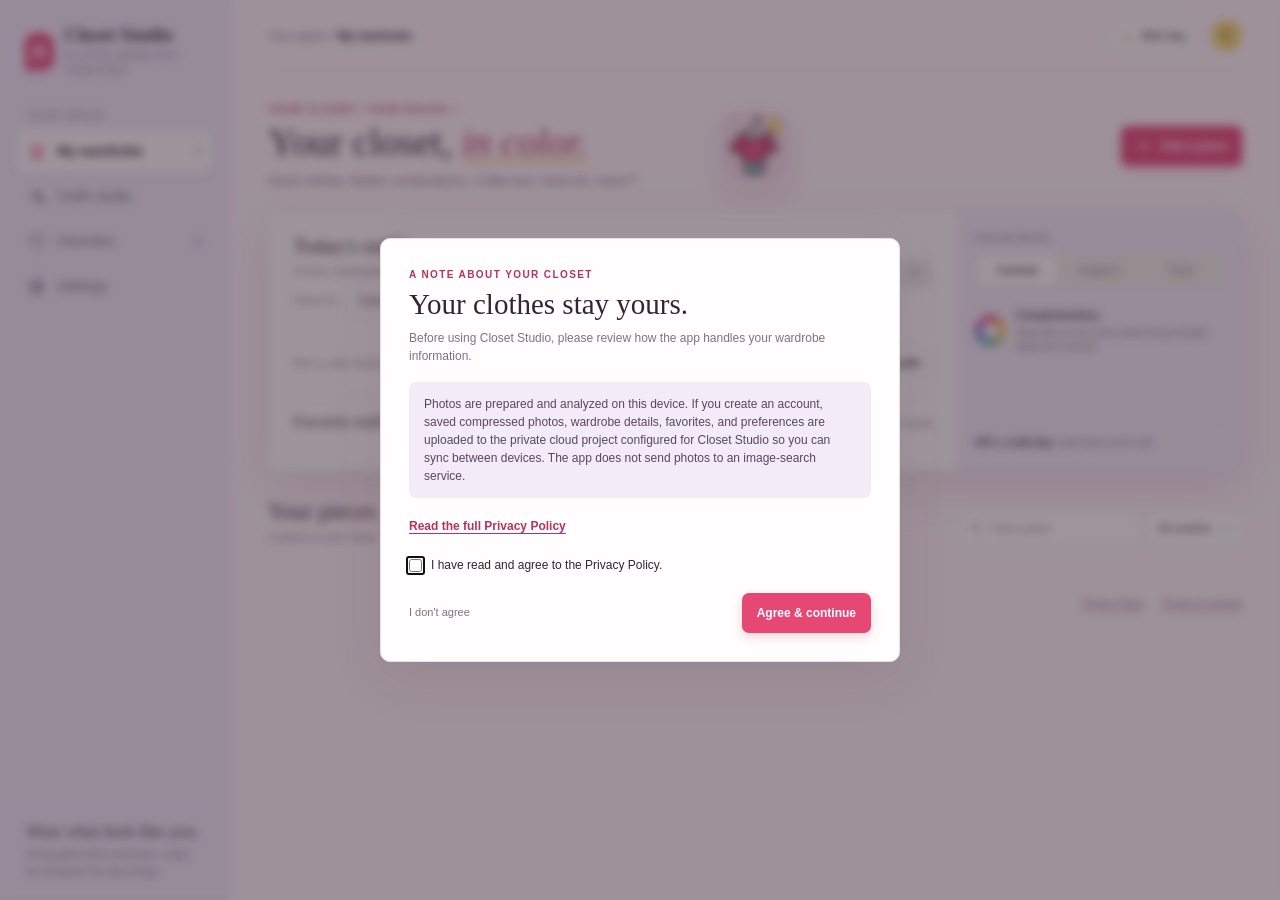
<file: index.html>
<!doctype html>
<html lang="en">
<head>
  <meta charset="utf-8">
  <meta name="viewport" content="width=device-width, initial-scale=1">
  <meta name="theme-color" content="#fff6fa">
  <meta name="apple-mobile-web-app-capable" content="yes">
  <meta name="apple-mobile-web-app-title" content="Closet Studio">
  <meta name="apple-mobile-web-app-status-bar-style" content="default">
  <title>Closet Studio | Your wardrobe, in color</title>
  <link rel="icon" type="image/svg+xml" href="./closet-cover.svg">
  <link rel="apple-touch-icon" type="image/svg+xml" href="./closet-cover.svg">
  <link rel="manifest" href="./manifest.webmanifest">
  <style>
    :root {
      --paper: #fff6fa;
      --white: #fffdfd;
      --ink: #352432;
      --muted: #817180;
      --line: #efdce7;
      --red: #e74775;
      --red-dark: #b8325d;
      --accent-soft: #fff0f5;
      --sidebar: #f1eafa;
      --sidebar-line: #e9dcef;
      --nav-ink: #65685f;
      --nav-label: #999b91;
      --surface-tint: #f3ebf7;
      --surface-line: #e8dced;
      --control-bg: #fffdfd;
      --control-muted: #eeede6;
      --field-bg: #ffffff;
      --slot-one: #f9e9f0;
      --slot-two: #e6f3f4;
      --slot-three: #f5edcf;
      --tag-bg: #e7f0df;
      --tag-ink: #557348;
      --soft-border: #eedfe8;
      --placeholder: #b4b4a8;
      --chip-bg: #f4f3ed;
      --warning-bg: #f3ebf7;
      --warning-ink: #5b4662;
      --preview-bg: #f1f0e8;
      --danger: #a92f52;
      --hover-bg: rgba(255,255,255,.65);
      --blue: #d9f0f1;
      --blue-ink: #26777b;
      --yellow: #f4d66f;
      --green: #e0efd6;
      --serif: 'Iowan Old Style', 'Palatino Linotype', 'Book Antiqua', Georgia, serif;
      --sans: 'Avenir Next', Avenir, 'Segoe UI', sans-serif;
      --shadow: 0 16px 50px rgba(87, 43, 65, .12);
    }
    :root[data-palette="lavender"] { --paper: #f8f5fc; --red: #8263b2; --red-dark: #65468f; --accent-soft: #f0eafa; --sidebar: #f0ebf8; --sidebar-line: #e0d7ef; --surface-tint: #f0eafa; --surface-line: #e0d7ef; --slot-one: #f2ecf8; --slot-two: #e7f1f5; --slot-three: #f4efff; --soft-border: #e6dcef; }
    :root[data-palette="ocean"] { --paper: #f3f8fa; --red: #397f98; --red-dark: #285f73; --accent-soft: #e6f3f7; --sidebar: #eaf3f7; --sidebar-line: #d7e8ef; --surface-tint: #eaf3f7; --surface-line: #d7e8ef; --slot-one: #e8f3f6; --slot-two: #e6f4f5; --slot-three: #f4f0e2; --soft-border: #d8e7ed; }
    :root[data-palette="sage"] { --paper: #f6f8f2; --red: #6f8653; --red-dark: #52693d; --accent-soft: #edf2e7; --sidebar: #edf1e8; --sidebar-line: #dce5d2; --surface-tint: #edf1e8; --surface-line: #dce5d2; --slot-one: #edf2e8; --slot-two: #e8f0ed; --slot-three: #f5f0df; --soft-border: #dfe6d8; }
    :root[data-theme="dark"] {
      color-scheme: dark;
      --paper: #211e24;
      --white: #2b262e;
      --ink: #f3edf2;
      --muted: #c1b4c0;
      --line: #4b404b;
      --red-dark: var(--red);
      --accent-soft: #3a303c;
      --sidebar: #28222c;
      --sidebar-line: #453a49;
      --nav-ink: #d0c3ce;
      --nav-label: #aaa0ad;
      --surface-tint: #352c3b;
      --surface-line: #4b3e4f;
      --control-bg: #39333b;
      --control-muted: #403a42;
      --field-bg: #332e36;
      --slot-one: #3e303a;
      --slot-two: #2c3940;
      --slot-three: #403b2d;
      --tag-bg: #354133;
      --tag-ink: #b2d49a;
      --soft-border: #4b4049;
      --placeholder: #c2b9c3;
      --chip-bg: #39323a;
      --warning-bg: #3a303c;
      --warning-ink: #e0d1e4;
      --preview-bg: #37323a;
      --danger: #ff9a9a;
      --hover-bg: rgba(255,255,255,.08);
      --yellow: #d5b75c;
      --green: #364331;
      --blue: #2c3d40;
      --blue-ink: #9ed5d7;
      --shadow: 0 16px 50px rgba(0, 0, 0, .35);
    }
    * { box-sizing: border-box; }
    body { margin: 0; background: var(--paper); color: var(--ink); font: 14px/1.5 var(--sans); }
    button, input, select { font: inherit; }
    button { color: inherit; }
    .app { min-height: 100vh; display: grid; grid-template-columns: 230px minmax(0, 1fr); }
    .sidebar { padding: 25px 17px 20px; background: var(--sidebar); border-right: 1px solid var(--sidebar-line); display: flex; flex-direction: column; min-height: 100vh; }
    .brand { display: flex; align-items: center; gap: 11px; padding: 0 8px 30px; }
    .brand-mark { width: 37px; height: 37px; border-radius: 12px 12px 12px 3px; background: var(--red); display: grid; place-items: center; color: white; transform: rotate(-3deg); box-shadow: 0 4px 10px rgba(231,71,117,.2); }
    .brand-mark svg { transform: rotate(3deg); }
    .brand-name { font: 700 19px/1 var(--serif); letter-spacing: 0; }
    .brand-caption { color: var(--muted); font-size: 10px; margin-top: 4px; letter-spacing: 1px; text-transform: uppercase; }
    .nav-label { padding: 0 10px 8px; color: var(--nav-label); font-size: 10px; font-weight: 700; text-transform: uppercase; letter-spacing: 1.25px; }
    .nav { display: grid; gap: 4px; }
    .nav-btn { display: flex; align-items: center; gap: 11px; width: 100%; border: 0; background: transparent; border-radius: 8px; padding: 10px 11px; text-align: left; cursor: pointer; color: var(--nav-ink); text-decoration: none; transition: background .16s, color .16s; }
    .nav-btn:hover { background: var(--hover-bg); color: var(--ink); }
    .nav-btn.active { background: var(--white); color: var(--ink); font-weight: 700; box-shadow: 0 2px 8px rgba(96,49,74,.08); }
    .nav-btn.active .nav-icon { color: var(--red); }
    .nav-icon { width: 18px; height: 18px; display: grid; place-items: center; }
    .nav-icon svg { width: 18px; height: 18px; }
    .nav-count { margin-left: auto; color: var(--muted); font-size: 11px; font-weight: 500; }
    .sidebar-bottom { margin-top: auto; }
    .settings-trigger { font: inherit; }
    .settings-trigger svg { width: 18px; height: 18px; }
    .side-note { border-top: 1px solid var(--line); padding: 15px 9px 0; color: var(--muted); font-size: 11px; line-height: 1.55; }
    .side-note strong { display: block; color: var(--ink); font: 17px var(--serif); margin-bottom: 4px; }
    .main { min-width: 0; padding: 0 38px 50px; max-width: 1680px; width: 100%; margin: 0 auto; }
    .topbar { height: 72px; border-bottom: 1px solid var(--line); display: flex; align-items: center; justify-content: space-between; gap: 20px; }
    .breadcrumb { color: var(--muted); font-size: 12px; }
    .breadcrumb b { color: var(--ink); font-weight: 600; }
    .top-actions { display: flex; align-items: center; gap: 12px; }
    .weather-pill { display: inline-flex; align-items: center; gap: 7px; border: 1px solid var(--line); border-radius: 30px; padding: 7px 12px; background: var(--control-bg); font-size: 12px; }
    .sun { color: #d09c24; font-size: 16px; line-height: 1; }
    .avatar { width: 31px; height: 31px; padding: 0; border: 0; background: var(--yellow); border-radius: 50%; display: grid; place-items: center; font: 700 12px var(--serif); cursor: pointer; }
    .page-head { display: grid; grid-template-columns: minmax(0, 1fr) 76px minmax(0, 1fr); align-items: center; gap: 24px; padding: 30px 0 20px; }
    .cover-art { grid-column: 2; justify-self: center; width: 76px; height: 76px; border: 3px solid var(--white); border-radius: 17px; object-fit: contain; box-shadow: 0 9px 22px rgba(133, 58, 91, .15); }
    .page-head > .primary-btn:not(.mobile-add) { justify-self: end; }
    .eyebrow { color: var(--red-dark); font-weight: 700; font-size: 10px; letter-spacing: 1.65px; text-transform: uppercase; }
    .eyebrow::after { content: '  ✦'; color: #d7a927; }
    h1 { margin: 5px 0 0; font: 400 clamp(30px, 3vw, 43px)/1.07 var(--serif); letter-spacing: 0; }
    .title-pop { color: var(--red-dark); font-style: italic; text-decoration: underline 3px var(--yellow); text-underline-offset: 5px; }
    .page-subtitle { color: var(--muted); margin: 8px 0 0; font-size: 13px; }
    .primary-btn { display: inline-flex; justify-content: center; align-items: center; gap: 8px; background: var(--red); border: 0; border-radius: 7px; color: white; padding: 11px 15px; font-weight: 700; font-size: 12px; cursor: pointer; box-shadow: 0 4px 11px rgba(207,53,99,.2); transition: transform .15s, background .15s; white-space: nowrap; }
    .primary-btn:hover { background: var(--red-dark); transform: translateY(-1px); }
    .primary-btn svg, .quiet-btn svg { width: 16px; height: 16px; }
    .studio { display: grid; grid-template-columns: minmax(0, 1fr) 285px; border: 1px solid var(--soft-border); border-radius: 8px; background: var(--white); min-height: 260px; overflow: hidden; box-shadow: var(--shadow); }
    .studio-main { padding: 22px 24px 21px; min-width: 0; }
    .section-topline { display: flex; justify-content: space-between; align-items: center; gap: 16px; }
    .section-title { margin: 0; font: 400 21px/1.2 var(--serif); }
    .section-kicker { color: var(--muted); font-size: 11px; margin-top: 4px; }
    .weather-control { display: flex; align-items: center; gap: 8px; color: var(--muted); font-size: 11px; }
    .occasion-control { display: flex; align-items: center; gap: 7px; margin-top: 7px; color: var(--muted); font-size: 11px; }
    .occasion-select { max-width: 180px; border: 1px solid var(--line); border-radius: 6px; padding: 6px 26px 6px 8px; background: var(--field-bg); color: var(--ink); outline-color: var(--red); font-size: 11px; }
    .temp-input { width: 54px; border: 1px solid var(--line); border-radius: 6px; padding: 7px 6px; background: var(--field-bg); color: var(--ink); outline-color: var(--red); }
    .unit-toggle { display: flex; gap: 2px; padding: 2px; background: var(--control-muted); border-radius: 6px; }
    .unit-btn { min-width: 31px; border: 0; border-radius: 4px; padding: 5px 4px; background: transparent; color: var(--muted); cursor: pointer; font-size: 10px; }
    .unit-btn.active { background: var(--field-bg); color: var(--ink); font-weight: 700; box-shadow: 0 1px 3px rgba(30,35,25,.1); }
    .outfit-row { display: grid; grid-template-columns: repeat(3, minmax(0, 1fr)); gap: 11px; margin-top: 18px; }
    .outfit-slot { min-width: 0; }
    .slot-art { height: 133px; border-radius: 7px; background: var(--slot-one); overflow: hidden; position: relative; display: grid; place-items: center; }
    .outfit-slot:nth-child(2) .slot-art { background: var(--slot-two); }
    .outfit-slot:nth-child(3) .slot-art { background: var(--slot-three); }
    .slot-art img { width: 100%; height: 100%; object-fit: contain; padding: 7px; }
    .slot-placeholder { width: 100%; height: 100%; display: grid; place-items: center; color: var(--placeholder); }
    .slot-placeholder svg { width: 29px; height: 29px; stroke-width: 1.3; }
    .slot-label { position: absolute; left: 8px; bottom: 7px; padding: 3px 7px; border-radius: 4px; background: var(--control-bg); color: var(--muted); font-size: 9px; font-weight: 700; text-transform: uppercase; letter-spacing: .6px; }
    .slot-name { overflow: hidden; text-overflow: ellipsis; white-space: nowrap; margin-top: 7px; font-size: 11px; font-weight: 700; }
    .slot-color { display: flex; align-items: center; gap: 5px; margin-top: 3px; color: var(--muted); font-size: 10px; }
    .color-dot { width: 8px; height: 8px; border-radius: 50%; border: 1px solid rgba(0,0,0,.1); flex: 0 0 auto; }
    .studio-footer { display: flex; align-items: center; justify-content: space-between; gap: 12px; margin-top: 14px; }
    .match-note { color: var(--muted); font-size: 11px; min-width: 0; }
    .studio-actions { display: flex; align-items: center; justify-content: flex-end; gap: 7px; flex-wrap: wrap; }
    .favorite-btn { color: var(--red-dark); }
    .favorite-btn[aria-pressed="true"] { background: var(--accent-soft); border-color: var(--red); }
    .favorite-btn:disabled { cursor: not-allowed; opacity: .45; }
    .match-note strong { color: var(--blue-ink); }
    .quiet-btn { display: inline-flex; justify-content: center; align-items: center; gap: 7px; background: var(--control-bg); border: 1px solid var(--line); border-radius: 6px; padding: 8px 11px; font-size: 11px; font-weight: 700; cursor: pointer; white-space: nowrap; transition: background .14s; }
    .quiet-btn:hover { background: var(--accent-soft); }
    .quiet-btn:disabled { cursor: not-allowed; opacity: .45; }
    .studio-aside { border-left: 1px solid var(--surface-line); background: var(--surface-tint); padding: 20px 18px; display: flex; flex-direction: column; }
    .aside-eyebrow { color: var(--muted); text-transform: uppercase; font-size: 9px; letter-spacing: 1.25px; font-weight: 700; }
    .mode-group { display: grid; grid-template-columns: repeat(3, 1fr); gap: 3px; padding: 3px; border-radius: 6px; background: var(--control-muted); margin-top: 8px; }
    .mode-btn { border: 0; border-radius: 4px; padding: 7px 4px; background: transparent; color: var(--muted); cursor: pointer; font-size: 10px; }
    .mode-btn.active { color: var(--ink); background: var(--field-bg); box-shadow: 0 1px 4px rgba(30,35,25,.09); font-weight: 700; }
    .color-wheel-row { display: flex; align-items: center; gap: 10px; margin-top: 19px; }
    .color-wheel { height: 31px; width: 31px; border-radius: 50%; background: conic-gradient(#e74775, #efa84e, #f1d75b, #75b77b, #50aec1, #776fd1, #ce6baa, #e74775); position: relative; flex: 0 0 auto; }
    .color-wheel::after { content: ''; position: absolute; inset: 7px; background: var(--surface-tint); border-radius: 50%; }
    .theory-title { font-weight: 700; font-size: 11px; }
    .theory-copy { color: var(--muted); font-size: 10px; margin-top: 2px; line-height: 1.4; }
    .weather-tip { margin-top: auto; padding-top: 13px; border-top: 1px solid var(--surface-line); font-size: 10px; color: var(--muted); }
    .weather-tip b { color: var(--ink); }
    .wardrobe-head { display: flex; justify-content: space-between; align-items: end; gap: 20px; margin: 28px 0 15px; }
    .wardrobe-head h2 { margin: 0; font: 400 23px/1.15 var(--serif); }
    .wardrobe-count { color: var(--muted); font-size: 11px; margin-top: 4px; }
    .toolbar { display: flex; align-items: center; gap: 8px; }
    .search-wrap { position: relative; }
    .search-wrap svg { width: 15px; height: 15px; position: absolute; left: 10px; top: 50%; transform: translateY(-50%); color: var(--muted); }
    .search { width: 180px; padding: 8px 10px 8px 32px; border: 1px solid var(--line); border-radius: 6px; background: var(--field-bg); color: var(--ink); outline-color: var(--red); font-size: 11px; }
    .filter-select { appearance: none; border: 1px solid var(--line); border-radius: 6px; padding: 8px 28px 8px 10px; background: var(--field-bg); color: var(--ink); font-size: 11px; cursor: pointer; background-image: url("data:image/svg+xml,%3Csvg xmlns='http://www.w3.org/2000/svg' width='12' height='12' viewBox='0 0 12 12'%3E%3Cpath d='m3 4.5 3 3 3-3' fill='none' stroke='%237b7e75' stroke-width='1.3'/%3E%3C/svg%3E"); background-repeat: no-repeat; background-position: right 9px center; }
    .category-tabs { display: flex; gap: 5px; overflow-x: auto; padding: 1px 0 12px; scrollbar-width: thin; }
    .category-btn { flex: 0 0 auto; padding: 6px 10px; border: 1px solid transparent; border-radius: 5px; background: transparent; color: var(--muted); cursor: pointer; font-size: 10px; }
    .category-btn:hover { color: var(--ink); background: var(--hover-bg); }
    .category-btn.active { border-color: var(--red); color: var(--red-dark); background: var(--accent-soft); font-weight: 700; }
    .item-grid { display: grid; grid-template-columns: repeat(4, minmax(0, 1fr)); gap: 15px; }
    .item-card { min-width: 0; border: 1px solid var(--soft-border); border-radius: 7px; overflow: hidden; background: var(--white); transition: transform .17s, box-shadow .17s; animation: rise .35s both; }
    .item-card:hover { transform: translateY(-3px); box-shadow: var(--shadow); }
    @keyframes rise { from { opacity: 0; transform: translateY(8px); } to { opacity: 1; transform: translateY(0); } }
    .item-image { position: relative; height: 172px; background: var(--slot-one); overflow: hidden; cursor: pointer; }
    .item-card:nth-child(4n + 2) .item-image { background: var(--slot-two); }
    .item-card:nth-child(4n + 3) .item-image { background: var(--slot-three); }
    .item-card:nth-child(4n + 4) .item-image { background: var(--surface-tint); }
    .item-image img { width: 100%; height: 100%; object-fit: contain; padding: 8px; transition: transform .3s; }
    .item-card:hover .item-image img { transform: scale(1.04); }
    .item-type { position: absolute; left: 9px; top: 9px; border-radius: 4px; padding: 4px 7px; background: var(--control-bg); color: var(--ink); font-size: 9px; font-weight: 700; text-transform: uppercase; letter-spacing: .5px; }
    .item-actions { position: absolute; right: 7px; top: 7px; display: flex; gap: 4px; opacity: 0; transition: opacity .15s; }
    .item-card:hover .item-actions, .item-card:focus-within .item-actions { opacity: 1; }
    .icon-btn { display: grid; place-items: center; width: 28px; height: 28px; background: var(--control-bg); color: var(--ink); border: 1px solid var(--line); border-radius: 5px; cursor: pointer; }
    .icon-btn:hover { background: var(--accent-soft); color: var(--red-dark); }
    .icon-btn svg { width: 14px; height: 14px; }
    .item-info { padding: 10px 10px 11px; }
    .item-name { overflow: hidden; text-overflow: ellipsis; white-space: nowrap; font-weight: 700; font-size: 11px; }
    .item-meta { display: flex; align-items: center; gap: 6px; margin-top: 6px; color: var(--muted); font-size: 9px; }
    .season-tag { margin-left: auto; padding: 2px 5px; background: var(--tag-bg); color: var(--tag-ink); border-radius: 3px; text-transform: capitalize; }
    .empty-state { grid-column: 1 / -1; min-height: 190px; display: grid; place-items: center; text-align: center; border: 1px dashed var(--line); border-radius: 7px; color: var(--muted); padding: 24px; }
    .empty-state strong { display: block; color: var(--ink); font: 20px var(--serif); margin-bottom: 5px; }
    .saved-outfits { margin-top: 17px; padding-top: 13px; border-top: 1px solid var(--line); }
    .saved-outfits-head { display: flex; align-items: baseline; justify-content: space-between; gap: 10px; }
    .saved-outfits h3 { margin: 0; font: 17px/1.2 var(--serif); }
    .saved-outfits-count { color: var(--muted); font-size: 10px; }
    .favorite-list { display: grid; gap: 7px; margin-top: 9px; }
    .favorite-row { display: flex; align-items: center; gap: 8px; min-width: 0; padding: 8px 9px; border: 1px solid var(--line); border-radius: 6px; background: var(--control-bg); }
    .favorite-name { overflow: hidden; min-width: 0; font-size: 10px; font-weight: 700; text-overflow: ellipsis; white-space: nowrap; }
    .favorite-occasion { flex: 0 0 auto; color: var(--muted); font-size: 9px; }
    .favorite-row .quiet-btn { flex: 0 0 auto; padding: 5px 8px; font-size: 10px; }
    .favorite-row > [data-use-favorite] { flex: 1 1 auto; justify-content: flex-start; min-width: 0; overflow: hidden; text-overflow: ellipsis; white-space: nowrap; }
    .favorite-empty { color: var(--muted); font-size: 10px; }
    .toast { position: fixed; bottom: 22px; left: 50%; transform: translate(-50%, 14px); z-index: 20; padding: 10px 15px; border-radius: 7px; background: #20231f; color: white; font-size: 12px; opacity: 0; pointer-events: none; transition: opacity .18s, transform .18s; box-shadow: var(--shadow); }
    .toast.show { opacity: 1; transform: translate(-50%, 0); }
    .modal-backdrop { position: fixed; inset: 0; z-index: 15; display: none; place-items: center; padding: 18px; background: rgba(32,35,31,.36); backdrop-filter: blur(3px); }
    .modal-backdrop.open { display: grid; animation: fade .15s; }
    .image-source-options { display: grid; gap: 9px; margin: 17px 0 14px; }
    .image-source-option { display: flex; align-items: center; gap: 12px; width: 100%; min-height: 64px; padding: 11px 13px; border: 1px solid var(--line); border-radius: 7px; background: var(--control-bg); text-align: left; cursor: pointer; }
    .image-source-option:hover { border-color: var(--red); background: var(--accent-soft); }
    .image-source-option svg { width: 21px; height: 21px; flex: 0 0 auto; color: var(--red-dark); }
    .image-source-option strong, .image-source-option small { display: block; }
    .image-source-option strong { font-size: 12px; }
    .image-source-option small { margin-top: 2px; color: var(--muted); font-size: 10px; }
      .processing-backdrop { position: fixed; inset: 0; z-index: 50; display: none; place-items: center; padding: 18px; background: rgba(53,36,50,.46); backdrop-filter: blur(4px); }
      .processing-backdrop.open { display: grid; }
      .processing-card { width: min(340px, 100%); padding: 25px; border: 1px solid var(--soft-border); border-radius: 10px; background: var(--white); box-shadow: var(--shadow); text-align: center; }
      .processing-spinner { width: 30px; height: 30px; margin: 0 auto 13px; border: 3px solid var(--line); border-top-color: var(--red); border-radius: 50%; animation: spin .8s linear infinite; }
      @keyframes spin { to { transform: rotate(360deg); } }
      .processing-title { color: var(--ink); font: 20px/1.2 var(--serif); }
      .processing-status { margin: 8px 0 0; color: var(--muted); font-size: 11px; }
    .privacy-backdrop { position: fixed; inset: 0; z-index: 30; display: none; align-items: center; justify-content: center; padding: 18px; background: rgba(53,36,50,.48); backdrop-filter: blur(5px); }
    .privacy-backdrop.open { display: flex; animation: fade .18s; }
    .privacy-dialog { width: min(520px, 100%); max-height: min(90vh, 760px); overflow: auto; padding: 28px; border: 1px solid var(--soft-border); border-radius: 10px; background: var(--white); box-shadow: var(--shadow); }
    .privacy-kicker { color: var(--red-dark); font-size: 10px; font-weight: 700; letter-spacing: 1.4px; text-transform: uppercase; }
    .privacy-dialog h2 { margin: 6px 0 8px; font: 400 29px/1.12 var(--serif); }
    .privacy-copy { margin: 0; color: var(--muted); font-size: 12px; }
    .privacy-summary { margin: 17px 0; padding: 13px 15px; border-radius: 7px; background: var(--warning-bg); color: var(--warning-ink); font-size: 12px; }
    .privacy-link { color: var(--red-dark); font-size: 12px; font-weight: 700; text-underline-offset: 3px; }
    .privacy-checkbox { display: flex; align-items: flex-start; gap: 9px; margin-top: 20px; color: var(--ink); font-size: 12px; cursor: pointer; }
    .privacy-checkbox input { margin: 3px 0 0; accent-color: var(--red); }
    .privacy-actions { display: flex; align-items: center; justify-content: space-between; gap: 12px; margin-top: 19px; }
    .privacy-decline { border: 0; padding: 8px 0; background: transparent; color: var(--muted); cursor: pointer; font-size: 11px; }
    .privacy-decline-message { margin: 18px 0 0; padding-top: 15px; border-top: 1px solid var(--line); color: var(--muted); font-size: 12px; }
    .privacy-back { margin-top: 13px; border: 0; padding: 7px 0; background: transparent; color: var(--red-dark); cursor: pointer; font-size: 11px; font-weight: 700; }
    .account-backdrop { position: fixed; inset: 0; z-index: 25; display: none; place-items: center; padding: 18px; background: rgba(53,36,50,.42); backdrop-filter: blur(4px); }
    .account-backdrop.open { display: grid; animation: fade .16s; }
    .account-dialog { width: min(430px, 100%); max-height: min(90vh, 680px); overflow: auto; padding: 24px; border: 1px solid var(--soft-border); border-radius: 10px; background: var(--white); box-shadow: var(--shadow); }
    .account-dialog h2 { margin: 0; font: 400 25px/1.2 var(--serif); }
    .account-intro, .account-note, .account-message { color: var(--muted); font-size: 12px; }
    .account-intro { margin: 5px 0 16px; }
    .account-note { margin: 0 0 14px; padding: 11px 12px; border-radius: 6px; background: var(--warning-bg); color: var(--warning-ink); }
    .account-field { margin-top: 12px; }
    .account-field label { display: block; margin-bottom: 5px; color: var(--muted); font-size: 11px; font-weight: 700; }
    .account-field input { width: 100%; border: 1px solid var(--line); border-radius: 6px; padding: 10px; background: var(--field-bg); color: var(--ink); outline-color: var(--red); font: inherit; font-size: 13px; }
    .account-actions { display: flex; justify-content: space-between; align-items: center; gap: 10px; margin-top: 18px; }
    .account-profile { display: flex; align-items: center; gap: 12px; margin: 16px 0; }
    .account-profile-mark { display: grid; width: 42px; height: 42px; place-items: center; flex: 0 0 auto; border-radius: 50%; background: var(--yellow); color: var(--ink); font: 700 17px var(--serif); }
    .account-profile-name { font-weight: 700; }
    .account-profile-email { color: var(--muted); font-size: 11px; overflow-wrap: anywhere; }
    .delete-account-btn { border: 0; padding: 8px 0; background: transparent; color: var(--danger); cursor: pointer; font-size: 11px; text-decoration: underline; text-underline-offset: 3px; }
    .account-message { margin: 12px 0 0; }
    .account-message[data-error="true"] { color: var(--danger); }
    body.account-open { overflow: hidden; }
    .settings-view { padding: 30px 0 20px; }
    .settings-view[hidden], #page-head[hidden], #studio[hidden], #wardrobe[hidden] { display: none; }
    .settings-heading { margin-bottom: 22px; }
    .settings-heading h1 { font-size: clamp(30px, 3vw, 40px); }
    .settings-shell { display: grid; grid-template-columns: 190px minmax(0, 1fr); gap: 20px; align-items: start; }
    .settings-tabs { display: grid; gap: 5px; padding: 8px; border: 1px solid var(--soft-border); border-radius: 8px; background: var(--white); }
    .settings-tab { border: 0; border-radius: 6px; padding: 10px 11px; background: transparent; color: var(--nav-ink); cursor: pointer; text-align: left; font-size: 12px; }
    .settings-tab:hover { background: var(--hover-bg); color: var(--ink); }
    .settings-tab[aria-selected="true"] { background: var(--accent-soft); color: var(--red-dark); font-weight: 700; }
    .settings-panel { min-width: 0; padding: 22px; border: 1px solid var(--soft-border); border-radius: 8px; background: var(--white); box-shadow: var(--shadow); }
    .settings-panel[hidden] { display: none; }
    .settings-panel h2 { margin: 0; font: 400 24px/1.2 var(--serif); }
    .settings-panel > p { margin: 6px 0 18px; color: var(--muted); font-size: 12px; }
    .settings-panel .appearance-field { max-width: 520px; }
    .settings-actions { display: flex; flex-wrap: wrap; align-items: center; gap: 10px; margin-top: 21px; }
    .settings-actions .danger-btn { color: var(--danger); }
    .settings-note { margin: 14px 0; padding: 12px; border-radius: 6px; background: var(--warning-bg); color: var(--warning-ink); font-size: 11px; }
    .settings-note[hidden] { display: none; }
    .settings-link { color: var(--red-dark); font-size: 12px; font-weight: 700; text-underline-offset: 3px; }
    .settings-file-input { display: none; }
    .settings-info { display: grid; grid-template-columns: minmax(120px, 180px) minmax(0, 1fr); gap: 9px 16px; margin: 16px 0 0; font-size: 12px; }
    .settings-info dt { color: var(--muted); }
    .settings-info dd { margin: 0; }
    .appearance-field { margin-top: 16px; }
    .appearance-field > label { display: block; margin-bottom: 7px; color: var(--muted); font-size: 11px; font-weight: 700; }
    .appearance-field select { width: 100%; padding: 9px 10px; border: 1px solid var(--line); border-radius: 6px; background: var(--field-bg); color: var(--ink); font-size: 12px; }
    .palette-options { display: grid; grid-template-columns: repeat(4, minmax(0, 1fr)); gap: 7px; }
    .palette-choice { display: grid; justify-items: center; gap: 6px; padding: 9px 4px; border: 1px solid var(--line); border-radius: 6px; background: var(--control-bg); color: var(--ink); cursor: pointer; font-size: 10px; }
    .palette-choice[aria-pressed="true"] { border-color: var(--red); box-shadow: 0 0 0 2px var(--accent-soft); }
    .palette-swatch { width: 23px; height: 23px; border-radius: 50%; border: 2px solid rgba(0,0,0,.1); }
    .page-footer { display: flex; justify-content: flex-end; align-items: center; gap: 18px; padding: 22px 0 4px; color: var(--muted); font-size: 10px; }
    .page-footer a, .page-footer button { color: var(--muted); text-underline-offset: 3px; }
    .page-footer button { border: 0; padding: 0; background: transparent; cursor: pointer; font-size: inherit; text-decoration: underline; }
    body.privacy-open { overflow: hidden; }
    @keyframes fade { from { opacity: 0; } to { opacity: 1; } }
    .modal { width: min(490px, 100%); max-height: min(90vh, 760px); overflow: auto; background: var(--white); border-radius: 9px; box-shadow: var(--shadow); padding: 22px; }
    .modal-head { display: flex; align-items: start; justify-content: space-between; gap: 16px; margin-bottom: 17px; }
    .modal-head h3 { margin: 0; font: 23px var(--serif); }
    .modal-head p { margin: 4px 0 0; color: var(--muted); font-size: 11px; }
    .close-btn { width: 30px; height: 30px; border: 0; background: transparent; cursor: pointer; color: var(--muted); font-size: 20px; line-height: 1; }
    .preview-row { display: grid; grid-template-columns: 112px minmax(0,1fr); gap: 14px; align-items: center; margin-bottom: 15px; }
    .preview-box { height: 112px; display: grid; place-items: center; background: var(--preview-bg); border-radius: 6px; overflow: hidden; }
    .preview-box img { width: 100%; height: 100%; object-fit: contain; padding: 4px; }
    .field { margin-top: 12px; }
    .field label { display: block; color: var(--muted); margin-bottom: 5px; font-size: 10px; font-weight: 700; }
    .field input[type=text], .field input[type=url], .field select { width: 100%; border: 1px solid var(--line); border-radius: 5px; background: var(--field-bg); color: var(--ink); padding: 9px 10px; outline-color: var(--red); font-size: 12px; }
    .field select { cursor: pointer; }
    .color-field { display: flex; align-items: center; gap: 9px; }
    .color-field input[type=color] { width: 34px; height: 34px; padding: 2px; border: 1px solid var(--line); border-radius: 5px; background: var(--field-bg); cursor: pointer; }
    .field-hint { color: var(--muted); font-size: 10px; }
    .season-options { display: flex; gap: 7px; flex-wrap: wrap; }
    .check-chip { display: inline-flex; align-items: center; gap: 6px; padding: 6px 9px; background: var(--chip-bg); border-radius: 4px; font-size: 10px; cursor: pointer; }
    .check-chip input { accent-color: var(--red); margin: 0; }
    .modal-actions { display: flex; justify-content: space-between; align-items: center; gap: 10px; padding-top: 18px; }
    .danger-btn { border: 0; background: transparent; color: var(--danger); cursor: pointer; padding: 8px 0; font-size: 11px; }
    .action-right { display: flex; gap: 8px; margin-left: auto; }
    .mobile-add { display: none; }
    :root[data-density="compact"] .sidebar { padding-top: 16px; }
    :root[data-density="compact"] .brand { padding-bottom: 19px; }
    :root[data-density="compact"] .nav-btn { padding-top: 7px; padding-bottom: 7px; }
    :root[data-density="compact"] .studio-main { padding: 16px 18px; }
    :root[data-density="compact"] .outfit-row { margin-top: 11px; }
    :root[data-density="compact"] .slot-art { height: 112px; }
    :root[data-density="compact"] .wardrobe-head { margin: 20px 0 11px; }
    :root[data-density="compact"] .item-grid { gap: 10px; }
    :root[data-density="compact"] .item-image { height: 145px; }
    :root[data-density="compact"] .item-info { padding: 8px; }
    :root[data-density="compact"] .studio-aside { padding: 16px; }
    @media (max-width: 1050px) {
      .main { padding-left: 26px; padding-right: 26px; }
      .page-head { display: flex; justify-content: space-between; align-items: end; }
      .cover-art { flex: 0 0 auto; }
      .item-grid { grid-template-columns: repeat(3, minmax(0, 1fr)); }
      .studio { grid-template-columns: minmax(0,1fr) 245px; }
    }
    @media (max-width: 760px) {
      .app { display: block; }
      .sidebar { min-height: auto; height: 58px; padding: 0 14px; flex-direction: row; align-items: center; justify-content: space-between; gap: 8px; border-right: 0; border-bottom: 1px solid var(--line); }
      .brand { min-width: 0; padding: 0; gap: 8px; }
      .brand-mark { width: 33px; height: 33px; }
      .brand > div { min-width: 0; }
      .brand-name { font-size: 17px; white-space: nowrap; }
      .brand-caption, .nav-label, .sidebar-bottom { display: none; }
      .nav { display: flex; flex: 0 0 auto; gap: 3px; }
      .nav-btn { width: 44px; min-width: 44px; height: 44px; justify-content: center; padding: 0; }
      .nav-btn span:not(.nav-icon) { display: none; }
      .nav-count { display: none; }
      .main { padding: 0 17px 35px; }
      .topbar { height: 53px; }
      .topbar .breadcrumb { font-size: 10px; }
      .weather-pill { padding: 5px 8px; font-size: 10px; }
      .avatar { width: 44px; height: 44px; }
      .page-head { padding: 24px 0 17px; align-items: center; }
      h1 { font-size: 31px; }
      .page-subtitle { max-width: 230px; font-size: 11px; }
      .cover-art { display: none; }
      .page-head > .primary-btn:not(.mobile-add) { display: none; }
      .mobile-add { display: inline-flex; width: 44px; height: 44px; padding: 0; flex: 0 0 auto; }
      .studio { grid-template-columns: 1fr; }
      .privacy-dialog { padding: 22px; }
      .page-footer { justify-content: center; }
      .studio-aside { border-left: 0; border-top: 1px solid var(--line); padding: 14px 17px; display: grid; grid-template-columns: 1fr 1fr; gap: 4px 17px; }
      .studio-aside .weather-tip { grid-column: 1 / -1; padding-top: 9px; margin-top: 7px; }
      .color-wheel-row { margin-top: 4px; }
      .mode-group { margin-top: 5px; }
      .studio-main { padding: 17px; }
      :root[data-density="compact"] .studio-main { padding: 14px; }
      :root[data-density="compact"] .studio-aside { padding: 12px 14px; }
      .settings-view { padding-top: 23px; }
      .settings-shell { grid-template-columns: 1fr; gap: 12px; }
      .settings-tabs { display: flex; overflow-x: auto; }
      .settings-tab { min-height: 44px; flex: 0 0 auto; padding: 9px 10px; }
      .settings-panel { padding: 17px; }
      .slot-art { height: 112px; }
      .outfit-row { gap: 7px; }
      .mode-btn, .palette-choice, .quiet-btn, .category-btn { min-height: 44px; }
      .search, .filter-select { min-height: 44px; }
      .icon-btn { width: 40px; height: 40px; }
      .page-footer a, .page-footer button { display: inline-flex; min-height: 44px; align-items: center; }
      .section-title { font-size: 19px; }
      .wardrobe-head { align-items: center; }
      .wardrobe-head h2 { font-size: 21px; }
      .toolbar { gap: 5px; }
      .search { width: 135px; }
      .item-grid { grid-template-columns: repeat(2, minmax(0, 1fr)); gap: 10px; }
      .item-image { height: 145px; }
      .item-actions { opacity: 1; }
    }
    @media (max-width: 430px) {
      .main { padding-right: 12px; padding-left: 12px; }
      .top-actions { gap: 7px; }
      .weather-pill { gap: 4px; }
      .page-head { gap: 7px; }
      h1 { font-size: 28px; }
      .page-subtitle { font-size: 10px; }
      .studio-main { padding: 14px 12px; }
      :root[data-density="compact"] .studio-main { padding: 12px 10px; }
      .settings-panel { padding: 14px; }
      .settings-info { grid-template-columns: 1fr; gap: 2px; }
      .section-topline { display: grid; grid-template-columns: minmax(0, 1fr); gap: 8px; }
      .weather-control { justify-content: flex-start; flex-wrap: wrap; gap: 5px; font-size: 10px; }
      .occasion-control label { white-space: nowrap; }
      .temp-input { width: 49px; padding: 6px; }
      .slot-art { height: 97px; }
      .studio-footer { flex-direction: column; align-items: stretch; gap: 9px; }
      .studio-actions { display: grid; grid-template-columns: repeat(2, minmax(0, 1fr)); width: 100%; }
      .studio-actions .quiet-btn { min-width: 0; padding: 8px 5px; text-align: center; white-space: normal; }
      .match-note { font-size: 10px; }
      .quiet-btn { font-size: 10px; padding: 7px; }
      .modal { padding: 16px; }
      .preview-row { grid-template-columns: 84px minmax(0, 1fr); gap: 10px; }
      .preview-box { height: 96px; }
      .wardrobe-head { align-items: flex-start; flex-direction: column; gap: 10px; }
      .toolbar { width: 100%; }
      .search-wrap { flex: 1; }
      .search { width: 100%; }
      .filter-select { max-width: 125px; }
      .item-image { height: 135px; }
    }
    @media (max-width: 360px) {
      .sidebar { padding-right: 6px; padding-left: 6px; gap: 2px; }
      .brand { flex: 1 1 auto; gap: 4px; }
      .brand-mark { width: 27px; height: 27px; flex: 0 0 27px; }
      .brand-name { font-size: 13px; }
      .nav { gap: 0; }
      .nav-btn { width: 40px; min-width: 40px; }
      .settings-tabs { display: grid; grid-template-columns: repeat(2, minmax(0, 1fr)); overflow: visible; }
      .settings-tab { padding: 8px 4px; text-align: center; white-space: normal; }
      .modal { padding: 14px; }
      .preview-row { grid-template-columns: 72px minmax(0, 1fr); }
      .preview-box { height: 88px; }
    }
    @media (prefers-reduced-motion: reduce) { *, *::before, *::after { animation-duration: .01ms !important; transition-duration: .01ms !important; scroll-behavior: auto !important; } }
  </style>
</head>
<body>
  <div class="app">
    <aside class="sidebar">
      <div class="brand">
        <div class="brand-mark" aria-hidden="true"><svg width="20" height="20" viewBox="0 0 24 24" fill="none" stroke="currentColor" stroke-width="1.8"><path d="M4 8h16l-1 12H5L4 8Z"/><path d="M9 8V6a3 3 0 0 1 6 0v2M4 11h16"/><path d="M9 14h6"/></svg></div>
        <div><div class="brand-name">Closet Studio</div><div class="brand-caption">A little more put together</div></div>
      </div>
      <div class="nav-label">Your space</div>
      <nav class="nav" aria-label="Main navigation">
        <button class="nav-btn active" data-view="wardrobe" aria-label="My wardrobe"><span class="nav-icon"><svg viewBox="0 0 24 24" fill="none" stroke="currentColor" stroke-width="1.7"><path d="M5 4h14v17H5zM9 4v17M15 4v17M9 8h2M15 8h2"/></svg></span><span>My wardrobe</span><span class="nav-count" id="nav-count">0</span></button>
        <button class="nav-btn" data-view="outfit" aria-label="Outfit studio"><span class="nav-icon"><svg viewBox="0 0 24 24" fill="none" stroke="currentColor" stroke-width="1.7"><path d="m12 3 1.8 5.2L19 10l-5.2 1.8L12 17l-1.8-5.2L5 10l5.2-1.8L12 3Z"/><path d="m19 15 .9 2.1L22 18l-2.1.9L19 21l-.9-2.1L16 18l2.1-.9L19 15Z"/></svg></span><span>Outfit studio</span></button>
        <a class="nav-btn" href="./favorites.html" aria-label="Favorite outfits"><span class="nav-icon"><svg viewBox="0 0 24 24" fill="none" stroke="currentColor" stroke-width="1.7"><path d="M20.8 8.7c0 5.1-8.8 11-8.8 11s-8.8-5.9-8.8-11A4.7 4.7 0 0 1 12 6a4.7 4.7 0 0 1 8.8 2.7Z"/></svg></span><span>Favorites</span><span class="nav-count" id="favorites-nav-count">0</span></a>
        <button class="nav-btn settings-trigger" data-view="settings" type="button" aria-label="Settings"><span class="nav-icon"><svg viewBox="0 0 24 24" fill="none" stroke="currentColor" stroke-width="1.7" stroke-linecap="round" stroke-linejoin="round"><path d="M12.22 2h-.44a2 2 0 0 0-2 2v.18a2 2 0 0 1-1 1.73l-.43.25a2 2 0 0 1-2 0l-.15-.08a2 2 0 0 0-2.73.73l-.22.38a2 2 0 0 0 .73 2.73l.15.09a2 2 0 0 1 1 1.73v.5a2 2 0 0 1-1 1.73l-.15.09a2 2 0 0 0-.73 2.73l.22.38a2 2 0 0 0 2.73.73l.15-.08a2 2 0 0 1 2 0l.43.25a2 2 0 0 1 1 1.73V20a2 2 0 0 0 2 2h.44a2 2 0 0 0 2-2v-.18a2 2 0 0 1 1-1.73l.43-.25a2 2 0 0 1 2 0l.15.08a2 2 0 0 0 2.73-.73l.22-.38a2 2 0 0 0-.73-2.73l-.15-.09a2 2 0 0 1-1-1.73v-.5a2 2 0 0 1 1-1.73l.15-.09a2 2 0 0 0 .73-2.73l-.22-.38a2 2 0 0 0-2.73-.73l-.15.08a2 2 0 0 1-2 0l-.43-.25a2 2 0 0 1-1-1.73V4a2 2 0 0 0-2-2z"/><circle cx="12" cy="12" r="3"/></svg></span><span>Settings</span></button>
      </nav>
      <div class="sidebar-bottom"><div class="side-note"><strong>Wear what feels like you.</strong>A thoughtful little wardrobe, ready for whatever the day brings.</div></div>
    </aside>
    <main class="main">
      <header class="topbar">
        <div class="breadcrumb">Your space <span aria-hidden="true">/</span> <b id="crumb-current">My wardrobe</b></div>
        <div class="top-actions"><div class="weather-pill"><span class="sun" aria-hidden="true">☼</span><span id="weather-label">Mild day</span></div><button class="avatar" id="account-button" type="button" aria-label="Create or manage account" title="Account">C</button></div>
      </header>
      <section class="page-head" id="page-head">
        <div><div class="eyebrow">Your closet, your rules</div><h1>Your closet, <span class="title-pop">in color.</span></h1><p class="page-subtitle">Good clothes. Better combinations. A little less “what do I wear?”</p></div>
        <img class="cover-art" src="./closet-cover.svg" alt="A coral blouse and blue trousers on a hanger">
        <button class="primary-btn" id="add-top"><svg viewBox="0 0 24 24" fill="none" stroke="currentColor" stroke-width="2"><path d="M12 5v14M5 12h14"/></svg>Add a piece</button>
        <button class="primary-btn mobile-add" id="add-mobile" aria-label="Add a piece" title="Add a piece"><svg viewBox="0 0 24 24" fill="none" stroke="currentColor" stroke-width="2"><path d="M12 5v14M5 12h14"/></svg></button>
      </section>
      <section class="studio" id="studio" aria-labelledby="studio-title">
        <div class="studio-main">
          <div class="section-topline"><div><h2 class="section-title" id="studio-title">Today's outfit</h2><div class="section-kicker" id="studio-kicker">A fresh combination from your own closet.</div><div class="occasion-control"><label for="occasion-select">Dress for</label><select class="occasion-select" id="occasion-select"><option value="casual">Casual</option><option value="business">Business</option><option value="semi-formal">Semi-formal</option><option value="formal">Formal</option><option value="party">Party</option><option value="activewear">Activewear</option></select></div></div><div class="weather-control"><span aria-hidden="true">☀</span><span>Outside</span><input class="temp-input" id="temperature" type="number" value="18" min="-20" max="45" step="1" aria-label="Temperature in Celsius"><div class="unit-toggle" role="group" aria-label="Temperature unit"><button class="unit-btn active" type="button" data-unit="C" aria-pressed="true">°C</button><button class="unit-btn" type="button" data-unit="F" aria-pressed="false">°F</button></div></div></div>
          <div class="outfit-row" id="outfit-row"></div>
          <div class="studio-footer"><div class="match-note" id="match-note" aria-live="polite">Pick a color mood and find your combination.</div><div class="studio-actions"><button class="quiet-btn favorite-btn" id="favorite-btn" type="button" aria-pressed="false" disabled>♡ Save favorite</button><button class="quiet-btn" id="generate-btn"><svg viewBox="0 0 24 24" fill="none" stroke="currentColor" stroke-width="1.7"><path d="M20 7v5h-5M4 17v-5h5"/><path d="M5.6 9a7 7 0 0 1 11.8-2L20 12M4 12l2.6 5a7 7 0 0 0 11.8-2"/></svg>Make an outfit</button></div></div>
          <section class="saved-outfits" aria-labelledby="saved-outfits-title"><div class="saved-outfits-head"><h3 id="saved-outfits-title">Favorite outfits</h3><span class="saved-outfits-count" id="favorite-count">0 saved</span></div><div class="favorite-list" id="favorite-list"></div></section>
        </div>
        <aside class="studio-aside">
          <div><div class="aside-eyebrow">Color mood</div><div class="mode-group" role="group" aria-label="Color matching style"><button class="mode-btn active" data-mode="complementary">Contrast</button><button class="mode-btn" data-mode="analogous">Neighbor</button><button class="mode-btn" data-mode="monochrome">Tonal</button></div></div>
          <div class="color-wheel-row"><div class="color-wheel" aria-hidden="true"></div><div><div class="theory-title" id="theory-title">Complementary</div><div class="theory-copy" id="theory-copy">Opposites on the color wheel bring a bright, balanced contrast.</div></div></div>
          <div class="weather-tip" id="weather-tip"><b>18°C, a mild day.</b> Light layers work well.</div>
        </aside>
      </section>
      <section class="wardrobe" id="wardrobe">
        <div class="wardrobe-head"><div><h2>Your pieces</h2><div class="wardrobe-count" id="wardrobe-count">0 pieces in your closet</div></div><div class="toolbar"><label class="search-wrap"><svg viewBox="0 0 24 24" fill="none" stroke="currentColor" stroke-width="1.8"><circle cx="10.8" cy="10.8" r="6.8"/><path d="m16 16 4.5 4.5"/></svg><input class="search" id="search" type="search" placeholder="Find a piece" aria-label="Search clothing"></label><select class="filter-select" id="weather-filter" aria-label="Filter by weather"><option value="all">All weather</option><option value="cool">Cool</option><option value="mild">Mild</option><option value="warm">Warm</option></select></div></div>
        <div class="category-tabs" id="category-tabs" role="group" aria-label="Filter by clothing type"></div>
        <div class="item-grid" id="item-grid"></div>
      </section>
      <section class="settings-view" id="settings-view" hidden aria-labelledby="settings-title">
        <div class="settings-heading"><div class="eyebrow">Make Closet Studio yours</div><h1 id="settings-title">Settings</h1><p class="page-subtitle">Personalize your closet, manage your data, and review privacy options.</p></div>
        <div class="settings-shell">
          <div class="settings-tabs" id="settings-tabs" role="tablist" aria-label="Settings categories">
            <button class="settings-tab" id="settings-tab-appearance" type="button" role="tab" data-settings-tab="appearance" aria-selected="true" aria-controls="settings-panel-appearance">Appearance</button>
            <button class="settings-tab" id="settings-tab-preferences" type="button" role="tab" data-settings-tab="preferences" aria-selected="false" aria-controls="settings-panel-preferences">Preferences</button>
            <button class="settings-tab" id="settings-tab-data" type="button" role="tab" data-settings-tab="data" aria-selected="false" aria-controls="settings-panel-data">Data</button>
            <button class="settings-tab" id="settings-tab-privacy" type="button" role="tab" data-settings-tab="privacy" aria-selected="false" aria-controls="settings-panel-privacy">Privacy &amp; about</button>
          </div>
          <section class="settings-panel" id="settings-panel-appearance" role="tabpanel" aria-labelledby="settings-tab-appearance" data-settings-panel="appearance">
            <h2>Appearance</h2><p>Choose the look and spacing for Closet Studio. These settings are shared with your Favorites page.</p>
            <div class="appearance-field"><label>Color palette</label><div class="palette-options" id="palette-options" role="group" aria-label="Choose a color palette"><button class="palette-choice" type="button" data-palette-choice="rose" aria-pressed="true"><span class="palette-swatch" style="background:#e74775"></span>Rose</button><button class="palette-choice" type="button" data-palette-choice="lavender" aria-pressed="false"><span class="palette-swatch" style="background:#8263b2"></span>Lavender</button><button class="palette-choice" type="button" data-palette-choice="ocean" aria-pressed="false"><span class="palette-swatch" style="background:#397f98"></span>Ocean</button><button class="palette-choice" type="button" data-palette-choice="sage" aria-pressed="false"><span class="palette-swatch" style="background:#6f8653"></span>Sage</button></div></div>
            <div class="appearance-field"><label for="appearance-theme">Display mode</label><select id="appearance-theme"><option value="light">Light</option><option value="dark">Dark</option></select></div>
            <div class="appearance-field"><label for="appearance-density">Layout spacing</label><select id="appearance-density"><option value="comfortable">Comfortable</option><option value="compact">Compact</option></select></div>
            <div class="settings-actions"><button class="quiet-btn" id="appearance-reset" type="button">Reset appearance</button></div>
          </section>
          <section class="settings-panel" id="settings-panel-preferences" role="tabpanel" aria-labelledby="settings-tab-preferences" data-settings-panel="preferences" hidden>
            <h2>Preferences</h2><p>Set the defaults used when you build outfits and browse your wardrobe.</p>
            <div class="appearance-field"><label for="settings-default-occasion">Default outfit occasion</label><select id="settings-default-occasion"><option value="casual">Casual</option><option value="business">Business</option><option value="semi-formal">Semi-formal</option><option value="formal">Formal</option><option value="party">Party</option><option value="activewear">Activewear</option></select></div>
            <div class="appearance-field"><label for="settings-color-mode">Default color matching style</label><select id="settings-color-mode"><option value="complementary">Contrast</option><option value="analogous">Neighbor</option><option value="monochrome">Tonal</option></select></div>
            <div class="appearance-field"><label for="settings-temperature-unit">Temperature units</label><select id="settings-temperature-unit"><option value="C">Celsius (°C)</option><option value="F">Fahrenheit (°F)</option></select></div>
            <div class="appearance-field"><label for="settings-weather-filter">Default wardrobe season filter</label><select id="settings-weather-filter"><option value="all">All seasons</option><option value="cool">Cool</option><option value="mild">Mild</option><option value="warm">Warm</option></select></div>
            <div class="settings-actions"><button class="quiet-btn" id="preferences-reset" type="button">Reset preferences</button></div>
          </section>
          <section class="settings-panel" id="settings-panel-data" role="tabpanel" aria-labelledby="settings-tab-data" data-settings-panel="data" hidden>
            <h2>Your data</h2><p>Your local copy remains available on this device. When signed in, wardrobe data and compressed photos also sync through your configured private cloud account.</p>
            <div class="settings-note">A backup includes your saved clothing photos, favorites, profile, and settings. Store the downloaded file somewhere private.</div>
            <div class="settings-actions"><button class="primary-btn" id="export-data" type="button">Export backup</button><button class="quiet-btn" id="import-data" type="button">Import backup</button><input class="settings-file-input" id="import-file" type="file" accept="application/json,.json" aria-label="Choose a Closet Studio backup"></div>
            <div class="settings-actions"><button class="danger-btn" id="clear-data" type="button">Delete all local data</button></div>
            <p class="settings-note" id="settings-data-status" role="status" aria-live="polite" hidden></p>
          </section>
          <section class="settings-panel" id="settings-panel-privacy" role="tabpanel" aria-labelledby="settings-tab-privacy" data-settings-panel="privacy" hidden>
            <h2>Privacy &amp; about</h2><p>Closet Studio processes photos on this device. If you sign in, saved wardrobe data and compressed photos sync to your configured Supabase project.</p>
            <dl class="settings-info"><dt>Storage</dt><dd>Your local copy is stored in this browser. Signed-in accounts can sync data to private, owner-restricted cloud storage.</dd><dt>Photos</dt><dd>Photos are prepared on this device and are never sent to an image-search service. Signed-in accounts upload the compressed saved photo to their private cloud closet.</dd><dt>App version</dt><dd>Closet Studio · Cloud sync edition</dd></dl>
            <div class="settings-actions"><button class="quiet-btn" id="settings-review-privacy" type="button">Review privacy consent</button><button class="quiet-btn" id="settings-manage-profile" type="button">Manage account</button><a class="settings-link" href="./privacy-policy.html" target="_blank" rel="noopener">Privacy Policy</a></div>
          </section>
        </div>
      </section>
      <footer class="page-footer"><a href="./privacy-policy.html" target="_blank" rel="noopener">Privacy Policy</a><button type="button" id="privacy-review">Privacy &amp; consent</button></footer>
    </main>
  </div>
  <div class="privacy-backdrop" id="privacy-backdrop" role="dialog" aria-modal="true" aria-labelledby="privacy-title" aria-describedby="privacy-copy">
    <section class="privacy-dialog">
      <div class="privacy-kicker">A note about your closet</div>
      <h2 id="privacy-title">Your clothes stay yours.</h2>
      <p class="privacy-copy" id="privacy-copy">Before using Closet Studio, please review how the app handles your wardrobe information.</p>
      <div class="privacy-summary">Photos are prepared and analyzed on this device. If you create an account, saved compressed photos, wardrobe details, favorites, and preferences are uploaded to the private cloud project configured for Closet Studio so you can sync between devices. The app does not send photos to an image-search service.</div>
      <a class="privacy-link" href="./privacy-policy.html" target="_blank" rel="noopener">Read the full Privacy Policy</a>
      <label class="privacy-checkbox" id="privacy-checkbox-label"><input id="privacy-checkbox" type="checkbox"><span>I have read and agree to the Privacy Policy.</span></label>
      <div class="privacy-actions" id="privacy-actions"><button class="privacy-decline" id="privacy-decline" type="button">I don't agree</button><button class="primary-btn" id="privacy-accept" type="button" disabled>Agree &amp; continue</button></div>
      <div id="privacy-declined" hidden><p class="privacy-decline-message">Without your agreement, Closet Studio won't open your wardrobe. Close this window to exit, or go back to review the policy.</p><button class="privacy-back" id="privacy-back" type="button">Back to agreement</button></div>
    </section>
  </div>
  <div class="account-backdrop" id="account-backdrop" role="dialog" aria-modal="true" aria-labelledby="account-title">
    <section class="account-dialog">
      <div class="modal-head"><div><h2 id="account-title">Your account</h2><p class="account-intro" id="account-intro">Manage your Closet Studio profile.</p></div><button class="close-btn" id="account-close" type="button" aria-label="Close account">×</button></div>
      <div id="account-setup-required" hidden>
        <p class="account-note">Cloud sync needs a Supabase project configured for this app. Your current wardrobe remains saved on this device.</p>
        <a class="settings-link" href="https://github.com/rbs2008/closet-studio/blob/main/SUPABASE-SETUP.md" target="_blank" rel="noopener">Open cloud setup instructions</a>
      </div>
      <form id="account-form">
          <p class="account-note">Sign in on each device to sync your wardrobe and photos. Your compressed photos and closet details will be stored in the private cloud project configured for Closet Studio.</p>
          <div class="account-field" id="account-name-field"><label for="account-name">Name</label><input id="account-name" name="name" type="text" autocomplete="name" maxlength="80" required></div>
          <div class="account-field"><label for="account-email">Email</label><input id="account-email" name="email" type="email" autocomplete="email" maxlength="254" required></div>
          <div class="account-field"><label for="account-password">Password</label><input id="account-password" name="password" type="password" autocomplete="new-password" minlength="8" maxlength="128" required></div>
          <label class="privacy-checkbox" id="account-cloud-consent-wrap"><input id="account-cloud-consent" type="checkbox" required><span>I agree to store my wardrobe details and compressed clothing photos in the configured cloud account.</span></label>
          <p class="account-message" id="account-message" role="status" aria-live="polite" hidden></p>
          <div class="account-actions"><button class="quiet-btn" id="account-cancel-create" type="button">Cancel</button><button class="primary-btn" id="account-submit" type="submit">Create account</button></div>
          <div class="account-actions"><button class="quiet-btn" id="account-mode-toggle" type="button">Already have an account? Sign in</button></div>
      </form>
      <div id="account-summary" hidden>
        <div class="account-profile"><div class="account-profile-mark" id="account-profile-mark">R</div><div><div class="account-profile-name" id="account-profile-name"></div><div class="account-profile-email" id="account-profile-email"></div></div></div>
        <p class="account-note">Your account is signed in. Changes sync to your private cloud closet when you are online.</p>
        <p class="account-message" id="account-sync-status" role="status" aria-live="polite"></p>
        <div class="account-actions"><button class="quiet-btn" id="account-done" type="button">Done</button><div><button class="quiet-btn" id="account-retry-sync" type="button" hidden>Retry sync</button><button class="delete-account-btn" id="account-sign-out" type="button">Sign out</button></div></div>
      </div>
    </section>
  </div>
  <div class="processing-backdrop" id="image-processing-backdrop" role="status" aria-live="polite" aria-atomic="true">
    <section class="processing-card">
      <div class="processing-spinner" aria-hidden="true"></div>
      <div class="processing-title" id="image-processing-title">Isolating your clothing</div>
      <p class="processing-status" id="image-processing-status">Preparing photo on this device...</p>
    </section>
  </div>
  <input id="file-input" type="file" accept="image/*,.heic,.heif,.avif" hidden>
  <input id="camera-input" type="file" accept="image/*,.heic,.heif,.avif" capture="environment" hidden>
  <div class="modal-backdrop" id="image-source-backdrop" role="dialog" aria-modal="true" aria-labelledby="image-source-title">
    <section class="modal">
      <div class="modal-head"><div><h3 id="image-source-title">Add a piece</h3><p>Take a new photo or choose one you already have.</p></div><button class="close-btn" id="image-source-close" type="button" aria-label="Close photo options">×</button></div>
      <div class="image-source-options">
        <button class="image-source-option" id="take-photo" type="button"><svg viewBox="0 0 24 24" fill="none" stroke="currentColor" stroke-width="1.8"><path d="M4 7h3l1.5-2h7L17 7h3v12H4z"/><circle cx="12" cy="13" r="3.5"/></svg><span><strong>Take a photo</strong><small>Use your phone camera</small></span></button>
        <button class="image-source-option" id="choose-photo" type="button"><svg viewBox="0 0 24 24" fill="none" stroke="currentColor" stroke-width="1.8"><rect x="3" y="4" width="18" height="16" rx="2"/><circle cx="8.5" cy="9" r="1.5"/><path d="m4 17 5-5 3 3 3-4 5 6"/></svg><span><strong>Choose from library</strong><small>Browse photos or files on this device</small></span></button>
      </div>
      <button class="quiet-btn" id="image-source-cancel" type="button">Cancel</button>
    </section>
  </div>
  <div class="modal-backdrop" id="modal-backdrop" role="dialog" aria-modal="true" aria-labelledby="modal-title">
    <form class="modal" id="item-form">
      <div class="modal-head"><div><h3 id="modal-title">Add a piece</h3><p id="modal-description">Give this piece a place in your closet.</p></div><button class="close-btn" type="button" id="close-modal" aria-label="Close">×</button></div>
      <div class="preview-row"><div class="preview-box"><img id="preview-image" alt="Clothing item preview"></div><div><div class="field"><label for="item-name">Name <span class="field-hint">(suggested from photo color and type; edit anytime)</span></label><input type="text" id="item-name" required maxlength="48" placeholder="e.g. Blue linen shirt"></div><div class="field"><label for="item-type">Type</label><select id="item-type"><option value="top">Top</option><option value="bottom">Bottom</option><option value="jacket">Jacket</option><option value="dress">Dress</option><option value="shoes">Shoes</option><option value="accessory">Accessory</option></select></div></div></div>
      <div class="field"><label>Color <span class="field-hint" id="color-help">(sampled from your photo; adjust as needed)</span></label><div class="color-field"><input id="item-color" type="color" value="#d86d55" aria-label="Clothing color"><span class="field-hint" id="color-name">Warm coral</span></div></div>
      <div class="field"><label>Best in</label><div class="season-options"><label class="check-chip"><input type="checkbox" name="season" value="cool">Cool</label><label class="check-chip"><input type="checkbox" name="season" value="mild" checked>Mild</label><label class="check-chip"><input type="checkbox" name="season" value="warm">Warm</label></div></div>
      <div class="field"><label>Good for <span class="field-hint">(suggested automatically; adjust as needed)</span></label><div class="season-options" id="occasion-options"></div></div>
      <div class="modal-actions"><button class="danger-btn" type="button" id="delete-item" hidden>Remove piece</button><div class="action-right"><button class="quiet-btn" type="button" id="cancel-modal">Cancel</button><button class="primary-btn" type="submit" id="save-item">Save piece</button></div></div>
    </form>
  </div>
  <div class="toast" id="toast" role="status"></div>
  <script src="./supabase-config.js"></script>
  <script>
    const CATEGORIES = ['All pieces', 'Top', 'Bottom', 'Jacket', 'Dress', 'Shoes', 'Accessory'];
    const OCCASIONS = [
      { id: 'casual', label: 'Casual' },
      { id: 'business', label: 'Business' },
      { id: 'semi-formal', label: 'Semi-formal' },
      { id: 'formal', label: 'Formal' },
      { id: 'party', label: 'Party' },
      { id: 'activewear', label: 'Activewear' }
    ];
    const MODES = {
      complementary: { label: 'Complementary', title: 'Complementary', copy: 'Opposites on the color wheel bring a bright, balanced contrast.', note: 'A little contrast, a lot of harmony.' },
      analogous: { label: 'Analogous', title: 'Analogous', copy: 'Neighboring hues on the wheel make a soft, pulled-together palette.', note: 'Close-knit colors feel naturally polished.' },
      monochrome: { label: 'Monochrome', title: 'Monochromatic', copy: 'Different shades in the same color family make an easy tonal story.', note: 'One color story, head to toe.' }
    };
    const SAMPLE_ITEMS = [
      { id: 'sample-1', name: 'Coral knit top', type: 'top', color: '#df785f', seasons: ['mild', 'warm'], sample: true, art: 'top' },
      { id: 'sample-2', name: 'Sky blue blouse', type: 'top', color: '#84bed3', seasons: ['mild', 'warm'], sample: true, art: 'blouse' },
      { id: 'sample-3', name: 'Butter yellow tee', type: 'top', color: '#eacb64', seasons: ['warm'], sample: true, art: 'tee' },
      { id: 'sample-4', name: 'Indigo straight jeans', type: 'bottom', color: '#465b8a', seasons: ['cool', 'mild', 'warm'], sample: true, art: 'pants' },
      { id: 'sample-5', name: 'Soft white trousers', type: 'bottom', color: '#d9d6c9', seasons: ['mild', 'warm'], sample: true, art: 'pants' },
      { id: 'sample-6', name: 'Cherry red jacket', type: 'jacket', color: '#c84d45', seasons: ['cool', 'mild'], sample: true, art: 'jacket' },
      { id: 'sample-7', name: 'Fresh green skirt', type: 'bottom', color: '#7b9c70', seasons: ['mild', 'warm'], sample: true, art: 'skirt' },
      { id: 'sample-8', name: 'Black loafers', type: 'shoes', color: '#383a38', seasons: ['cool', 'mild', 'warm'], sample: true, art: 'shoes' }
    ];
    const STORAGE_KEY = 'closet-studio-items-v1';
    const FAVORITES_KEY = 'closet-studio-favorite-outfits-v1';
    const APPEARANCE_KEY = 'closet-studio-appearance-v1';
    const PREFERENCES_KEY = 'closet-studio-preferences-v1';
    const DEFAULT_APPEARANCE = { theme: 'light', palette: 'rose', density: 'comfortable' };
    const DEFAULT_PREFERENCES = { defaultOccasion: 'casual', colorMode: 'complementary', temperatureUnit: 'C', weatherFilter: 'all' };
    const PALETTES = {
      rose: { color: '#fff6fa' },
      lavender: { color: '#f8f5fc' },
      ocean: { color: '#f3f8fa' },
      sage: { color: '#f6f8f2' }
    };
    const ACCOUNT_KEY = 'closet-studio-local-account-v1';
    const CLOUD_DELETED_ITEMS_KEY = 'closet-studio-cloud-deleted-items-v1';
    const CLOUD_DELETED_FAVORITES_KEY = 'closet-studio-cloud-deleted-favorites-v1';
    const CLOUD_TABLE = 'closet_studio_sync';
    const CLOUD_PHOTO_BUCKET = 'closet-studio-photos';
    const SUPABASE_MODULE_URL = 'https://cdn.jsdelivr.net/npm/@supabase/supabase-js@2/+esm';
    const PRIVACY_VERSION = '2026-11-16-15';
    const PRIVACY_KEY = 'closet-studio-privacy-consent';
    const state = { items: [], favorites: [], appearance: { ...DEFAULT_APPEARANCE }, preferences: { ...DEFAULT_PREFERENCES }, category: 'All pieces', weather: 'all', mode: 'complementary', occasion: 'casual', query: '', outfit: null, editingId: null, pendingImage: null, temperatureUnit: 'C', account: null, initialized: false };
    const TRANSFORMERS_MODULE_URL = 'https://cdn.jsdelivr.net/npm/@huggingface/transformers@4.3.1';
    const BACKGROUND_REMOVAL_MODEL = 'studioludens/birefnet-lite-512';
    const CLOTHING_CLASSIFICATION_MODEL = 'onnx-community/mobilenet_v2_1.0_224';
    const HEIC_CONVERTER_URL = 'https://cdn.jsdelivr.net/npm/heic2any@0.0.4/dist/heic2any.min.js';
    let backgroundRemovalPipelinePromise = null;
    let backgroundRemovalDevice = null;
    let backgroundRemovalForceCpu = false;
    let clothingClassificationPipelinePromise = null;
    let heicDecoderPromise = null;
    const heicConversions = new WeakMap();
    let supabaseClientPromise = null;
    let cloudUser = null;
    let cloudRevision = 0;
    let cloudSyncReady = false;
    let cloudSyncTimer = null;
    let cloudSyncQueue = Promise.resolve();
    let cloudRefreshTimer = null;
    let accountMode = 'signup';
    let legacyProfile = null;
    let cloudDeletedItems = new Set();
    let cloudDeletedFavorites = new Set();
    let cloudUserLoadingId = null;
    let cloudUserLoadingPromise = null;
    let cloudSyncError = '';
    let generatedTitleIsColorBased = false;
    let itemNameManuallyEdited = false;
    const $ = (selector) => document.querySelector(selector);
    const $$ = (selector) => [...document.querySelectorAll(selector)];

    function svgArt(color, kind) {
      const common = `fill="${color}" stroke="#554d45" stroke-width="2" stroke-linejoin="round" stroke-linecap="round"`;
      const shapes = {
        top: `<path ${common} d="M35 35 55 23l17 8 17-8 21 12 16 20-15 13-10-12v57H46V56L35 68 20 55z"/><path d="m55 24 5 14 12-7 12 7 5-14-12-8H65z" fill="#fffefa" stroke="#554d45" stroke-width="2"/><path d="M61 38v49m12-49v49" stroke="#ffffff" opacity=".36" stroke-width="2"/>`,
        blouse: `<path ${common} d="M36 34 55 22l17 9 17-9 20 12 16 20-15 13-10-12v57H46V55L36 67 21 54z"/><path d="m55 23 17 18 17-18-12-9H66z" fill="#fffefa" stroke="#554d45" stroke-width="2"/><path d="m72 41-7 10 7 8 7-8z" fill="#e5b87f" stroke="#554d45" stroke-width="1.5"/><path d="M52 61h6m28 0h6m-40 13h6m28 0h6" stroke="#fff" opacity=".5" stroke-width="2"/>`,
        tee: `<path ${common} d="M40 31 56 23h29l16 8 24 14-11 20-13-8v50H43V57l-13 8-11-20z"/><path d="M57 24q12 17 27 0" fill="none" stroke="#fffefa" stroke-width="5"/><path d="M48 65h47" stroke="#fff" stroke-width="2" opacity=".4"/>`,
        pants: `<path ${common} d="M45 23h52l7 104-28 2-9-59-9 59-28-2z"/><path d="M45 37h52M67 25v19m0 0q8 8 16 0" fill="none" stroke="#fff" stroke-width="2" opacity=".48"/><path d="m42 48 12 2m-13 7 12 2m48-11-11 2m12 7-12 2" stroke="#fff" opacity=".45" stroke-width="2"/>`,
        jacket: `<path ${common} d="m42 31 15-9 15 9 15-9 15 9 18 20-14 15-9-10v55H47V56l-9 10-14-15z"/><path d="m57 22 15 22 15-22m-15 22v57m-1-66-8 14 9 8 9-8-8-14" fill="none" stroke="#fffefa" stroke-width="2" opacity=".8"/><path d="M51 67h13m8 0h13m-34 11h13m8 0h13" stroke="#fff" stroke-width="2" opacity=".44"/>`,
        skirt: `<path ${common} d="M53 24h37l4 25 19 70H31l19-70z"/><path d="M53 32h37M50 50l22 7 22-7m-54 32 32 9 32-9m-49 22 17 5 17-5" fill="none" stroke="#fff" stroke-width="2" opacity=".44"/>`,
        shoes: `<path ${common} d="M28 90q21-2 30-14l10-27q3-8 10-2l16 20q8 10 26 13 9 2 8 12-1 8-13 8H34q-12 0-13-6-1-3 7-4z"/><path d="M66 58q11 8 23 9M36 91h81" fill="none" stroke="#fff" stroke-width="2" opacity=".48"/>`,
        dress: `<path ${common} d="M57 23h30l14 13 14 8-10 18-10-6 22 65H25l22-65-10 6-10-18 14-8z"/><path d="m58 24 14 18 14-18m-14 18v62m-31-37h62" fill="none" stroke="#fffefa" stroke-width="2" opacity=".55"/>`,
        accessory: `<path ${common} d="M28 63 72 26l47 37-47 38z"/><path d="m44 64 28-24 28 24-28 22z" fill="none" stroke="#fff" stroke-width="2" opacity=".55"/><circle cx="72" cy="64" r="6" fill="#fffefa" opacity=".7"/>`
      };
      const svg = `<svg xmlns="http://www.w3.org/2000/svg" viewBox="0 0 144 148"><rect width="144" height="148" rx="12" fill="#f5f2e8"/><ellipse cx="73" cy="130" rx="44" ry="5" fill="#dcd8ca"/>${shapes[kind] || shapes.top}</svg>`;
      return `data:image/svg+xml;charset=utf-8,${encodeURIComponent(svg)}`;
    }
    function loadAppearance() {
      try {
        const saved = JSON.parse(localStorage.getItem(APPEARANCE_KEY));
        if (saved && typeof saved === 'object') {
          state.appearance = {
            theme: saved.theme === 'dark' ? 'dark' : 'light',
            palette: Object.prototype.hasOwnProperty.call(PALETTES, saved.palette) ? saved.palette : DEFAULT_APPEARANCE.palette,
            density: saved.density === 'compact' ? 'compact' : 'comfortable'
          };
        }
      } catch {
        state.appearance = { ...DEFAULT_APPEARANCE };
      }
      applyAppearance();
    }
    function loadPreferences() {
      try {
        const saved = JSON.parse(localStorage.getItem(PREFERENCES_KEY));
        state.preferences = {
          defaultOccasion: OCCASIONS.some(entry => entry.id === saved?.defaultOccasion) ? saved.defaultOccasion : DEFAULT_PREFERENCES.defaultOccasion,
          colorMode: Object.prototype.hasOwnProperty.call(MODES, saved?.colorMode) ? saved.colorMode : DEFAULT_PREFERENCES.colorMode,
          temperatureUnit: saved?.temperatureUnit === 'F' ? 'F' : 'C',
          weatherFilter: ['all', 'cool', 'mild', 'warm'].includes(saved?.weatherFilter) ? saved.weatherFilter : DEFAULT_PREFERENCES.weatherFilter
        };
      } catch {
        state.preferences = { ...DEFAULT_PREFERENCES };
        toast('Could not read saved preferences. Defaults are being used.');
      }
      state.occasion = state.preferences.defaultOccasion;
      state.mode = state.preferences.colorMode;
      state.temperatureUnit = state.preferences.temperatureUnit;
      state.weather = state.preferences.weatherFilter;
      $('#settings-default-occasion').value = state.occasion;
      $('#settings-color-mode').value = state.mode;
      $('#settings-temperature-unit').value = state.temperatureUnit;
      $('#settings-weather-filter').value = state.weather;
      $('#occasion-select').value = state.occasion;
      $('#weather-filter').value = state.weather;
      $('#temperature').value = state.temperatureUnit === 'F' ? '64' : '18';
      applyTemperatureUnit(state.temperatureUnit);
      applyColorMode(state.mode);
    }
    function persistPreferences() {
      try { localStorage.setItem(PREFERENCES_KEY, JSON.stringify(state.preferences)); scheduleCloudSync(); return true; }
      catch { toast('Could not save your preferences on this device.'); return false; }
    }
    function applyAppearance() {
      const root = document.documentElement;
      root.dataset.theme = state.appearance.theme;
      root.dataset.palette = state.appearance.palette;
      root.dataset.density = state.appearance.density;
      const themeColor = state.appearance.theme === 'dark' ? '#211e24' : PALETTES[state.appearance.palette].color;
      document.querySelector('meta[name="theme-color"]').content = themeColor;
      const themeSelect = $('#appearance-theme');
      if (themeSelect) themeSelect.value = state.appearance.theme;
      const densitySelect = $('#appearance-density');
      if (densitySelect) densitySelect.value = state.appearance.density;
      $$('[data-palette-choice]').forEach(button => button.setAttribute('aria-pressed', String(button.dataset.paletteChoice === state.appearance.palette)));
    }
    function updateAppearance() {
      state.appearance = {
        theme: $('#appearance-theme').value,
        palette: state.appearance.palette,
        density: $('#appearance-density').value
      };
      applyAppearance();
      try { localStorage.setItem(APPEARANCE_KEY, JSON.stringify(state.appearance)); scheduleCloudSync(); }
      catch { toast('Could not save appearance settings on this device.'); }
    }
    function selectPalette(palette) {
      if (!Object.prototype.hasOwnProperty.call(PALETTES, palette)) return;
      state.appearance.palette = palette;
      applyAppearance();
      try { localStorage.setItem(APPEARANCE_KEY, JSON.stringify(state.appearance)); scheduleCloudSync(); }
      catch { toast('Could not save appearance settings on this device.'); }
    }
    function resetAppearance() {
      state.appearance = { ...DEFAULT_APPEARANCE };
      applyAppearance();
      try { localStorage.setItem(APPEARANCE_KEY, JSON.stringify(state.appearance)); scheduleCloudSync(); }
      catch { toast('Could not save appearance settings on this device.'); }
    }
    function setSettingsTab(tab, updateHash = true) {
      const available = ['appearance', 'preferences', 'data', 'privacy'];
      if (!available.includes(tab)) tab = 'appearance';
      $$('[data-settings-tab]').forEach(button => {
        const selected = button.dataset.settingsTab === tab;
        button.setAttribute('aria-selected', String(selected));
        button.tabIndex = selected ? 0 : -1;
      });
      $$('[data-settings-panel]').forEach(panel => { panel.hidden = panel.dataset.settingsPanel !== tab; });
      if (updateHash && location.hash !== `#settings-${tab}`) history.replaceState(null, '', `#settings-${tab}`);
    }
    function openSettings(tab = 'appearance') {
      setView('settings');
      setSettingsTab(tab);
    }
    function init() {
      loadAppearance();
      loadPreferences();
      if ('serviceWorker' in navigator && location.protocol !== 'file:') {
        navigator.serviceWorker.register('./service-worker.js').catch(() => {});
      }
      $('#privacy-checkbox').addEventListener('change', event => { $('#privacy-accept').disabled = !event.target.checked; });
      $('#privacy-accept').addEventListener('click', acceptPrivacyPolicy);
      $('#privacy-decline').addEventListener('click', showPrivacyDeclined);
      $('#privacy-back').addEventListener('click', showPrivacyAgreement);
      $('#privacy-review').addEventListener('click', showPrivacyAgreement);
      let consent = null;
      try { consent = JSON.parse(localStorage.getItem(PRIVACY_KEY)); } catch { }
      if (consent?.version === PRIVACY_VERSION) initializeApp();
      else showPrivacyAgreement();
    }
    function showPrivacyAgreement() {
      $('.app').inert = true;
      $('#privacy-checkbox').checked = false;
      $('#privacy-accept').disabled = true;
      $('#privacy-actions').hidden = false;
      $('#privacy-checkbox-label').hidden = false;
      $('#privacy-declined').hidden = true;
      $('#privacy-backdrop').classList.add('open');
      document.body.classList.add('privacy-open');
      $('#privacy-checkbox').focus();
    }
    function showPrivacyDeclined() {
      try { localStorage.removeItem(PRIVACY_KEY); } catch { }
      $('#privacy-actions').hidden = true;
      $('#privacy-checkbox-label').hidden = true;
      $('#privacy-declined').hidden = false;
      $('#privacy-back').focus();
    }
    function acceptPrivacyPolicy() {
      if (!$('#privacy-checkbox').checked) return;
      try { localStorage.setItem(PRIVACY_KEY, JSON.stringify({ version: PRIVACY_VERSION, acceptedAt: new Date().toISOString() })); } catch { }
      $('#privacy-backdrop').classList.remove('open');
      document.body.classList.remove('privacy-open');
      $('.app').inert = false;
      initializeApp();
    }
    function initializeApp() {
      if (state.initialized) return;
      state.initialized = true;
      try { const saved = JSON.parse(localStorage.getItem(STORAGE_KEY)); state.items = Array.isArray(saved) ? saved : SAMPLE_ITEMS.map(x => ({...x})); }
      catch { state.items = SAMPLE_ITEMS.map(x => ({...x})); }
      if (!state.items.length && localStorage.getItem(STORAGE_KEY) === null) state.items = SAMPLE_ITEMS.map(x => ({...x}));
      try {
        const savedFavorites = JSON.parse(localStorage.getItem(FAVORITES_KEY));
        state.favorites = Array.isArray(savedFavorites) ? savedFavorites.filter(favorite =>
          favorite?.id && favorite?.outfit?.top &&
          Object.values(favorite.outfit).filter(Boolean).every(id => state.items.some(item => item.id === id))
        ) : [];
      } catch { state.favorites = []; }
      try { legacyProfile = JSON.parse(localStorage.getItem(ACCOUNT_KEY)); } catch { legacyProfile = null; }
      updateAccountButton();
      renderAll();
      $('#category-tabs').addEventListener('click', onCategoryClick);
      $('#item-grid').addEventListener('click', onGridClick);
      $('#add-top').addEventListener('click', event => chooseImage(event.currentTarget));
      $('#add-mobile').addEventListener('click', event => chooseImage(event.currentTarget));
      $('#file-input').addEventListener('change', onFileSelected);
      $('#camera-input').addEventListener('change', onFileSelected);
      $('#take-photo').addEventListener('click', () => selectImageSource('#camera-input'));
      $('#choose-photo').addEventListener('click', () => selectImageSource('#file-input'));
      $('#image-source-close').addEventListener('click', closeImageSource);
      $('#image-source-cancel').addEventListener('click', closeImageSource);
      $('#image-source-backdrop').addEventListener('click', event => { if (event.target.id === 'image-source-backdrop') closeImageSource(); });
      $('#image-source-backdrop').addEventListener('keydown', event => { if (event.key === 'Escape') closeImageSource(); });
      $('#search').addEventListener('input', event => { state.query = event.target.value.trim().toLowerCase(); renderItems(); });
      $('#weather-filter').addEventListener('change', event => {
        state.weather = event.target.value;
        state.preferences.weatherFilter = state.weather;
        $('#settings-weather-filter').value = state.weather;
        persistPreferences();
        renderItems();
      });
      $('#temperature').addEventListener('input', updateWeather);
      $('#occasion-select').addEventListener('change', event => {
        state.occasion = event.target.value;
        state.preferences.defaultOccasion = state.occasion;
        $('#settings-default-occasion').value = state.occasion;
        persistPreferences();
        updateOccasionLabel();
        if (state.outfit) generateOutfit();
      });
      $$('.unit-btn').forEach(btn => btn.addEventListener('click', () => setTemperatureUnit(btn.dataset.unit)));
      $('#generate-btn').addEventListener('click', generateOutfit);
      $('#favorite-btn').addEventListener('click', toggleFavorite);
      $('#favorite-list').addEventListener('click', onFavoriteListClick);
      $$('.mode-btn').forEach(btn => btn.addEventListener('click', () => setMode(btn.dataset.mode)));
      $$('.nav-btn[data-view]').forEach(btn => btn.addEventListener('click', () => setView(btn.dataset.view)));
      $('#item-color').addEventListener('input', event => {
        $('#color-name').textContent = describeColor(event.target.value);
        updateGeneratedPieceTitle();
        if (!state.editingId) setOccasionChecks(inferOccasions($('#item-name').value, $('#item-type').value));
      });
      $('#item-type').addEventListener('change', () => {
        updateGeneratedPieceTitle();
        if (!state.editingId) setOccasionChecks(inferOccasions($('#item-name').value, $('#item-type').value));
      });
      $('#item-name').addEventListener('input', () => {
        if (!state.editingId) {
          itemNameManuallyEdited = true;
          setOccasionChecks(inferOccasions($('#item-name').value, $('#item-type').value));
        }
      });
      $('#item-form').addEventListener('submit', saveItem);
      $('#close-modal').addEventListener('click', closeModal);
      $('#cancel-modal').addEventListener('click', closeModal);
      $('#modal-backdrop').addEventListener('click', event => { if (event.target.id === 'modal-backdrop') closeModal(); });
      $('#delete-item').addEventListener('click', deleteEditingItem);
      $('#account-button').addEventListener('click', openAccountDialog);
      $('#account-close').addEventListener('click', closeAccountDialog);
      $('#account-cancel-create').addEventListener('click', closeAccountDialog);
      $('#account-done').addEventListener('click', closeAccountDialog);
      $('#account-form').addEventListener('submit', submitCloudAccountForm);
      $('#account-mode-toggle').addEventListener('click', () => setAccountMode(accountMode === 'signup' ? 'signin' : 'signup'));
      $('#account-sign-out').addEventListener('click', signOutCloudAccount);
      $('#account-retry-sync').addEventListener('click', retryCloudSync);
      $('#account-backdrop').addEventListener('click', event => { if (event.target.id === 'account-backdrop') closeAccountDialog(); });
      $('#appearance-reset').addEventListener('click', resetAppearance);
      $('#appearance-theme').addEventListener('change', updateAppearance);
      $('#appearance-density').addEventListener('change', updateAppearance);
      $('#palette-options').addEventListener('click', event => {
        const button = event.target.closest('[data-palette-choice]');
        if (button) selectPalette(button.dataset.paletteChoice);
      });
      $('#settings-tabs').addEventListener('click', event => {
        const button = event.target.closest('[data-settings-tab]');
        if (button) setSettingsTab(button.dataset.settingsTab);
      });
      $('#settings-tabs').addEventListener('keydown', event => {
        if (!['ArrowLeft', 'ArrowRight'].includes(event.key)) return;
        const tabs = $$('[data-settings-tab]');
        const current = tabs.indexOf(event.target.closest('[data-settings-tab]'));
        if (current < 0) return;
        event.preventDefault();
        tabs[(current + (event.key === 'ArrowRight' ? 1 : tabs.length - 1)) % tabs.length].click();
        tabs[(current + (event.key === 'ArrowRight' ? 1 : tabs.length - 1)) % tabs.length].focus();
      });
      $('#settings-default-occasion').addEventListener('change', event => {
        state.preferences.defaultOccasion = event.target.value;
        state.occasion = event.target.value;
        $('#occasion-select').value = state.occasion;
        persistPreferences();
        updateOccasionLabel();
        if (state.outfit) generateOutfit();
      });
      $('#settings-color-mode').addEventListener('change', event => setMode(event.target.value));
      $('#settings-weather-filter').addEventListener('change', event => {
        state.preferences.weatherFilter = event.target.value;
        state.weather = event.target.value;
        $('#weather-filter').value = state.weather;
        persistPreferences();
        renderItems();
      });
      $('#settings-temperature-unit').addEventListener('change', event => setTemperatureUnit(event.target.value));
      $('#preferences-reset').addEventListener('click', resetPreferences);
      $('#export-data').addEventListener('click', exportBackup);
      $('#import-data').addEventListener('click', () => $('#import-file').click());
      $('#import-file').addEventListener('change', importBackup);
      $('#clear-data').addEventListener('click', clearLocalData);
      $('#settings-review-privacy').addEventListener('click', showPrivacyAgreement);
      $('#settings-manage-profile').addEventListener('click', openAccountDialog);
      updateWeather();
      loadFavoriteFromLocation();
      void initializeCloudAuth();
      if (location.hash === '#appearance') openSettings('appearance');
      else if (location.hash.startsWith('#settings-')) openSettings(location.hash.slice('#settings-'.length));
    }
    function loadFavoriteFromLocation() {
      const favoriteId = new URLSearchParams(location.search).get('favorite');
      if (!favoriteId) return;
      const favorite = state.favorites.find(entry => entry.id === favoriteId);
      if (!favorite) { toast('That favorite outfit is not saved on this device.'); return; }
      state.outfit = { ...favorite.outfit };
      if (OCCASIONS.some(occasion => occasion.id === favorite.occasion)) {
        state.occasion = favorite.occasion;
        $('#occasion-select').value = state.occasion;
        updateOccasionLabel();
      }
      renderOutfit();
    }
    function openAccountDialog() {
      renderAccountDialog();
      $('#account-backdrop').classList.add('open');
      document.body.classList.add('account-open');
      if (state.account) $('#account-done').focus();
      else if ($('#account-form').hidden) $('#account-close').focus();
      else (accountMode === 'signup' ? $('#account-name') : $('#account-email')).focus();
    }
    function closeAccountDialog() {
      $('#account-backdrop').classList.remove('open');
      document.body.classList.remove('account-open');
      $('#account-button').focus();
    }
    function renderAccountDialog() {
      const hasAccount = Boolean(state.account);
      const configured = isSupabaseConfigured();
      $('#account-setup-required').hidden = configured || hasAccount;
      $('#account-form').hidden = !configured || hasAccount;
      $('#account-summary').hidden = !hasAccount;
      $('#account-intro').textContent = hasAccount ? 'Your Closet Studio cloud account.' : configured ? 'Sign in to sync your closet between devices.' : 'Set up cloud sync.';
      if (hasAccount) {
        $('#account-profile-name').textContent = state.account.name;
        $('#account-profile-email').textContent = state.account.email;
        $('#account-profile-mark').textContent = state.account.name.trim().charAt(0).toUpperCase() || 'C';
        $('#account-sync-status').textContent = cloudSyncReady ? 'Cloud sync is up to date.' : cloudSyncError || 'Connecting to your cloud closet...';
        $('#account-retry-sync').hidden = !cloudSyncError;
        $('#account-sign-out').disabled = false;
      }
      setAccountMode(accountMode, false);
    }
    function updateAccountButton() {
      const name = state.account?.name?.trim() || '';
      $('#account-button').textContent = name ? name.charAt(0).toUpperCase() : 'C';
      $('#account-button').setAttribute('aria-label', name ? `Account for ${name}` : 'Sign in to sync your closet');
    }
    function setAccountMode(mode, updateForm = true) {
      accountMode = mode;
      const signingUp = mode === 'signup';
      $('#account-name-field').hidden = !signingUp;
      $('#account-name').required = signingUp;
      $('#account-name').autocomplete = signingUp ? 'name' : 'off';
      $('#account-password').autocomplete = signingUp ? 'new-password' : 'current-password';
      $('#account-cloud-consent-wrap').hidden = !signingUp;
      $('#account-cloud-consent').required = signingUp;
      $('#account-submit').textContent = signingUp ? 'Create account' : 'Sign in';
      $('#account-mode-toggle').textContent = signingUp ? 'Already have an account? Sign in' : 'New to Closet Studio? Create account';
      if (updateForm) {
        $('#account-message').hidden = true;
        $('#account-password').value = '';
      }
    }
    function setAccountMessage(message, isError = false) {
      const status = $('#account-message');
      status.textContent = message;
      status.hidden = !message;
      status.dataset.error = String(isError);
    }
    function isSupabaseConfigured() {
      const config = window.CLOSET_STUDIO_SUPABASE_CONFIG;
      if (!config || typeof config.url !== 'string' || typeof config.publishableKey !== 'string' || config.publishableKey.length < 20) return false;
      try {
        const url = new URL(config.url);
        return (url.protocol === 'https:' || url.hostname === 'localhost') && Boolean(url.host);
      } catch {
        return false;
      }
    }
    async function getSupabaseClient() {
      if (!isSupabaseConfigured()) throw new Error('Cloud sync is not configured for this app yet.');
      if (!supabaseClientPromise) {
        supabaseClientPromise = (async () => {
          const { createClient } = await import(SUPABASE_MODULE_URL);
          const config = window.CLOSET_STUDIO_SUPABASE_CONFIG;
          return createClient(config.url, config.publishableKey, {
            auth: { flowType: 'pkce', autoRefreshToken: true, persistSession: true, detectSessionInUrl: true }
          });
        })().catch(error => {
          supabaseClientPromise = null;
          throw error;
        });
      }
      return supabaseClientPromise;
    }
    async function initializeCloudAuth() {
      renderAccountDialog();
      if (!isSupabaseConfigured()) return;
      try {
        const client = await getSupabaseClient();
        const { data, error } = await client.auth.getSession();
        if (error) throw error;
        await handleCloudUser(data.session?.user || null);
        client.auth.onAuthStateChange((_event, session) => {
          setTimeout(() => { void handleCloudUser(session?.user || null); }, 0);
        });
        window.addEventListener('focus', refreshCloudCloset);
        window.addEventListener('online', refreshCloudCloset);
        if (cloudRefreshTimer) clearInterval(cloudRefreshTimer);
        cloudRefreshTimer = setInterval(refreshCloudCloset, 30000);
      } catch (error) {
        console.error('Could not initialize cloud sync.', error);
        setAccountMessage(`Could not connect to cloud sync: ${error.message}`, true);
      }
    }
    async function handleCloudUser(user) {
      if (!user) {
        cloudUser = null;
        cloudSyncReady = false;
        cloudRevision = 0;
        cloudUserLoadingId = null;
        cloudUserLoadingPromise = null;
        state.account = null;
        cloudDeletedItems = new Set();
        cloudDeletedFavorites = new Set();
        updateAccountButton();
        if ($('#account-backdrop').classList.contains('open')) renderAccountDialog();
        return;
      }
      if (cloudUser?.id === user.id && cloudSyncReady) return;
      if (cloudUserLoadingId === user.id && cloudUserLoadingPromise) return cloudUserLoadingPromise;
      cloudUser = user;
      cloudSyncReady = false;
      cloudSyncError = '';
      const email = user.email || '';
      const name = user.user_metadata?.full_name || legacyProfile?.name || email.split('@')[0] || 'Closet Studio member';
      state.account = { name, email, createdAt: user.created_at || new Date().toISOString() };
      cloudDeletedItems = readDeletedIds(CLOUD_DELETED_ITEMS_KEY, user.id);
      cloudDeletedFavorites = readDeletedIds(CLOUD_DELETED_FAVORITES_KEY, user.id);
      updateAccountButton();
      if ($('#account-backdrop').classList.contains('open')) renderAccountDialog();
      cloudUserLoadingId = user.id;
      cloudUserLoadingPromise = (async () => {
        try {
          await loadAndMergeCloudCloset(user);
          if (!cloudUser || cloudUser.id !== user.id) return;
          cloudSyncReady = true;
          cloudSyncError = '';
          renderAccountDialog();
          updateAccountButton();
          setAccountMessage('');
          toast('Your cloud closet is ready on this device.');
        } catch (error) {
          cloudSyncReady = false;
          cloudSyncError = `Cloud sync failed: ${error.message}`;
          console.error('Could not load the cloud closet.', error);
          $('#account-sync-status').textContent = cloudSyncError;
          toast(`Could not sync your closet: ${error.message}`);
        } finally {
          if (cloudUserLoadingId === user.id) {
            cloudUserLoadingId = null;
            cloudUserLoadingPromise = null;
          }
        }
      })();
      return cloudUserLoadingPromise;
    }
    async function submitCloudAccountForm(event) {
      event.preventDefault();
      if (!isSupabaseConfigured()) {
        renderAccountDialog();
        return;
      }
      const name = $('#account-name').value.trim();
      const email = $('#account-email').value.trim();
      const password = $('#account-password').value;
      if (!email || !password || (accountMode === 'signup' && (!name || !$('#account-cloud-consent').checked))) return;
      const submit = $('#account-submit');
      submit.disabled = true;
      setAccountMessage(accountMode === 'signup' ? 'Creating your account...' : 'Signing in...');
      try {
        const client = await getSupabaseClient();
        if (accountMode === 'signup') {
          const { data, error } = await client.auth.signUp({
            email,
            password,
            options: {
              data: { full_name: name },
              emailRedirectTo: `${location.origin}${location.pathname}`
            }
          });
          if (error) throw error;
          legacyProfile = { name, email, createdAt: new Date().toISOString() };
          if (!data.session) {
            setAccountMessage('Check your email to confirm your account, then return here and sign in.');
            return;
          }
          await handleCloudUser(data.user);
        } else {
          const { data, error } = await client.auth.signInWithPassword({ email, password });
          if (error) throw error;
          await handleCloudUser(data.user);
        }
        if (cloudSyncReady) {
          renderAccountDialog();
          toast('Signed in. Your closet is synced.');
        }
      } catch (error) {
        console.error('Cloud account sign-in failed.', error);
        setAccountMessage(error.message || 'Could not sign in. Check your connection and account details.', true);
      } finally {
        submit.disabled = false;
      }
    }
    async function signOutCloudAccount() {
      if (!cloudUser) return;
      const button = $('#account-sign-out');
      const userId = cloudUser.id;
      button.disabled = true;
      try {
        const synced = cloudSyncReady;
        if (synced) await writeCloudCloset();
        const client = await getSupabaseClient();
        const { error } = await client.auth.signOut();
        if (error) throw error;
        if (synced) {
          clearCloudLocalCache(userId);
          state.items = SAMPLE_ITEMS.map(item => ({ ...item }));
          state.favorites = [];
          state.outfit = null;
          state.appearance = { ...DEFAULT_APPEARANCE };
          state.preferences = { ...DEFAULT_PREFERENCES };
          state.occasion = state.preferences.defaultOccasion;
          state.mode = state.preferences.colorMode;
          state.weather = state.preferences.weatherFilter;
          state.temperatureUnit = state.preferences.temperatureUnit;
          applyAppearance();
          loadPreferences();
        }
        state.account = null;
        renderAll();
        updateAccountButton();
        renderAccountDialog();
        if (!synced) toast('Signed out. Your unsynced local data was kept on this device.');
      } catch (error) {
        console.error('Could not sign out cleanly.', error);
        $('#account-sync-status').textContent = `Could not sign out safely: ${error.message}`;
        toast(`Could not sign out: ${error.message}`);
      } finally {
        button.disabled = false;
      }
    }
    function userScopedKey(key, userId) { return `${key}:${userId}`; }
    function readDeletedIds(key, userId) {
      try {
        const values = JSON.parse(localStorage.getItem(userScopedKey(key, userId)));
        return new Set(Array.isArray(values) ? values.filter(value => typeof value === 'string') : []);
      } catch {
        return new Set();
      }
    }
    function saveCloudTombstones() {
      if (!cloudUser) return;
      try {
        localStorage.setItem(userScopedKey(CLOUD_DELETED_ITEMS_KEY, cloudUser.id), JSON.stringify([...cloudDeletedItems]));
        localStorage.setItem(userScopedKey(CLOUD_DELETED_FAVORITES_KEY, cloudUser.id), JSON.stringify([...cloudDeletedFavorites]));
      } catch (error) {
        console.error('Could not cache cloud deletion markers on this device.', error);
        setSettingsStatus('Cloud sync needs browser storage for pending deletions. Free space in this browser and try again.');
      }
    }
    function clearCloudLocalCache(userId = cloudUser?.id) {
      const keys = [STORAGE_KEY, FAVORITES_KEY, ACCOUNT_KEY, APPEARANCE_KEY, PREFERENCES_KEY];
      if (userId) keys.push(userScopedKey(CLOUD_DELETED_ITEMS_KEY, userId), userScopedKey(CLOUD_DELETED_FAVORITES_KEY, userId));
      keys.forEach(key => localStorage.removeItem(key));
    }
    function saveLocalCloudState() {
      try {
        localStorage.setItem(STORAGE_KEY, JSON.stringify(state.items));
        localStorage.setItem(FAVORITES_KEY, JSON.stringify(state.favorites));
        localStorage.setItem(APPEARANCE_KEY, JSON.stringify(state.appearance));
        localStorage.setItem(PREFERENCES_KEY, JSON.stringify(state.preferences));
        saveCloudTombstones();
      } catch (error) {
        console.error('Could not cache the cloud closet on this device.', error);
        const message = 'Your cloud closet is available, but this browser could not save an offline copy. Free browser storage to keep it available offline.';
        setSettingsStatus(message);
        if ($('#account-sync-status')) $('#account-sync-status').textContent = message;
      }
    }
    function applyCloudSettings(appearance, preferences) {
      state.appearance = {
        theme: appearance?.theme === 'dark' ? 'dark' : 'light',
        palette: Object.prototype.hasOwnProperty.call(PALETTES, appearance?.palette) ? appearance.palette : DEFAULT_APPEARANCE.palette,
        density: appearance?.density === 'compact' ? 'compact' : 'comfortable'
      };
      state.preferences = {
        defaultOccasion: OCCASIONS.some(entry => entry.id === preferences?.defaultOccasion) ? preferences.defaultOccasion : DEFAULT_PREFERENCES.defaultOccasion,
        colorMode: Object.prototype.hasOwnProperty.call(MODES, preferences?.colorMode) ? preferences.colorMode : DEFAULT_PREFERENCES.colorMode,
        temperatureUnit: preferences?.temperatureUnit === 'F' ? 'F' : 'C',
        weatherFilter: ['all', 'cool', 'mild', 'warm'].includes(preferences?.weatherFilter) ? preferences.weatherFilter : DEFAULT_PREFERENCES.weatherFilter
      };
      applyAppearance();
      loadPreferences();
    }
    async function readCloudRow(userId) {
      const client = await getSupabaseClient();
      const { data, error } = await client.from(CLOUD_TABLE)
        .select('payload,revision,updated_at')
        .eq('user_id', userId)
        .maybeSingle();
      if (error) throw error;
      return data;
    }
    async function hydrateCloudPayload(payload, userId) {
      if (!payload || payload.version !== 1 || !Array.isArray(payload.items) || !Array.isArray(payload.favorites)) {
        throw new Error('The saved cloud closet has an unsupported format.');
      }
      const paths = [...new Set(payload.items.map(item => item?.imagePath).filter(Boolean))];
      if (paths.some(path => typeof path !== 'string' || path.split('/').length !== 2 || path.split('/')[0] !== userId)) {
        throw new Error('The cloud closet contains an invalid photo path.');
      }
      const signedImages = new Map();
      if (paths.length) {
        const client = await getSupabaseClient();
        const { data, error } = await client.storage.from(CLOUD_PHOTO_BUCKET).createSignedUrls(paths, 60 * 60 * 24 * 7);
        if (error) throw error;
        (data || []).forEach(image => {
          if (image.path && image.signedUrl) signedImages.set(image.path, image.signedUrl);
        });
        if (signedImages.size !== paths.length) throw new Error('Could not access every saved wardrobe photo.');
      }
      const items = payload.items.map(item => ({
        ...item,
        image: item.imagePath ? signedImages.get(item.imagePath) : item.imageUrl || null,
        sample: false
      }));
      const validated = validateBackup({
        format: 'closet-studio-backup',
        version: 1,
        items,
        favorites: payload.favorites,
        appearance: payload.appearance,
        preferences: payload.preferences,
        account: null
      });
      return {
        ...validated,
        deletedItemIds: Array.isArray(payload.deletedItemIds) ? payload.deletedItemIds.filter(id => typeof id === 'string') : [],
        deletedFavoriteIds: Array.isArray(payload.deletedFavoriteIds) ? payload.deletedFavoriteIds.filter(id => typeof id === 'string') : []
      };
    }
    function mergeCloudItems(remoteItems, localItems) {
      const merged = new Map(remoteItems.map(item => [item.id, { ...item, sample: false }]));
      localItems.filter(item => item && !item.sample && !cloudDeletedItems.has(item.id)).forEach(item => {
        const remote = merged.get(item.id);
        const localImageIsPortable = typeof item.image === 'string' && item.image.startsWith('data:image/');
        merged.set(item.id, {
          ...remote,
          ...item,
          image: localImageIsPortable ? item.image : remote?.image || item.image || null,
          imagePath: item.imagePath || remote?.imagePath || null,
          sample: false
        });
      });
      return [...merged.values()].filter(item => !cloudDeletedItems.has(item.id));
    }
    function mergeCloudFavorites(remoteFavorites, localFavorites, items) {
      const merged = new Map(remoteFavorites.map(favorite => [favorite.id, favorite]));
      localFavorites.forEach(favorite => {
        if (favorite && !cloudDeletedFavorites.has(favorite.id)) merged.set(favorite.id, favorite);
      });
      const itemIds = new Set(items.map(item => item.id));
      return [...merged.values()].filter(favorite =>
        !cloudDeletedFavorites.has(favorite.id) &&
        Object.values(favorite.outfit || {}).filter(Boolean).every(id => itemIds.has(id))
      );
    }
    function mergeCloudDeletions(payload) {
      payload.deletedItemIds.forEach(id => cloudDeletedItems.add(id));
      payload.deletedFavoriteIds.forEach(id => cloudDeletedFavorites.add(id));
      saveCloudTombstones();
    }
    async function applyCloudRow(row, userId, includeLocal, preferLocalSettings) {
      const remote = await hydrateCloudPayload(row.payload, userId);
      mergeCloudDeletions(remote);
      const localItems = includeLocal ? state.items : [];
      const localFavorites = includeLocal ? state.favorites : [];
      state.items = mergeCloudItems(remote.items, localItems);
      state.favorites = mergeCloudFavorites(remote.favorites, localFavorites, state.items);
      if (!preferLocalSettings) applyCloudSettings(remote.appearance, remote.preferences);
      state.outfit = null;
      cloudRevision = Number(row.revision) || 0;
      saveLocalCloudState();
      updateAccountButton();
      renderAll();
      loadFavoriteFromLocation();
    }
    async function loadAndMergeCloudCloset(user) {
      const row = await readCloudRow(user.id);
      if (!cloudUser || cloudUser.id !== user.id) return;
      if (row) {
        await applyCloudRow(row, user.id, true, false);
      } else {
        state.items = state.items.filter(item => !item.sample && !cloudDeletedItems.has(item.id));
        state.favorites = state.favorites.filter(favorite => !cloudDeletedFavorites.has(favorite.id));
        state.favorites = mergeCloudFavorites([], state.favorites, state.items);
        saveLocalCloudState();
        cloudRevision = 0;
      }
      await writeCloudCloset();
    }
    function scheduleCloudSync() {
      if (!cloudUser || !cloudSyncReady || cloudSyncTimer) return;
      cloudSyncTimer = setTimeout(() => {
        cloudSyncTimer = null;
        writeCloudCloset().catch(reportCloudSyncFailure);
      }, 700);
    }
    function reportCloudSyncFailure(error) {
      console.error('Could not save changes to the cloud closet.', error);
      const message = `Saved on this device, but cloud sync failed: ${error.message}`;
      cloudSyncError = message;
      const status = $('#account-sync-status');
      if (status) status.textContent = message;
      $('#account-retry-sync').hidden = false;
      setSettingsStatus(message);
    }
    async function retryCloudSync() {
      if (!cloudUser) return;
      const button = $('#account-retry-sync');
      button.disabled = true;
      cloudSyncError = '';
      try {
        if (cloudSyncReady) await writeCloudCloset();
        else await handleCloudUser(cloudUser);
      } catch (error) {
        reportCloudSyncFailure(error);
      } finally {
        button.disabled = false;
      }
    }
    function writeCloudCloset() {
      if (!cloudUser) return Promise.resolve();
      const userId = cloudUser.id;
      const operation = () => performCloudWrite(userId);
      cloudSyncQueue = cloudSyncQueue.then(operation, operation);
      return cloudSyncQueue;
    }
    async function prepareCloudItems(userId) {
      const client = await getSupabaseClient();
      const items = [];
      for (const item of state.items.filter(entry => entry && !entry.sample && !cloudDeletedItems.has(entry.id))) {
        const copy = { ...item, sample: false };
        if (typeof copy.image === 'string' && copy.image.startsWith('data:image/')) {
          const blob = await (await fetch(copy.image)).blob();
          if (!['image/jpeg', 'image/png', 'image/webp', 'image/gif'].includes(blob.type)) {
            throw new Error('A saved photo uses an unsupported format for cloud sync.');
          }
          if (blob.size > 10 * 1024 * 1024) throw new Error('A saved photo is too large for cloud storage.');
          const randomId = window.crypto?.randomUUID ? window.crypto.randomUUID() : `${Date.now()}-${Math.random().toString(36).slice(2)}`;
          const path = copy.imagePath || `${userId}/${randomId}`;
          if (path.split('/').length !== 2 || path.split('/')[0] !== userId) throw new Error('A saved photo has an invalid cloud path.');
          const { error } = await client.storage.from(CLOUD_PHOTO_BUCKET).upload(path, blob, {
            contentType: blob.type,
            upsert: true,
            cacheControl: '3600'
          });
          if (error) throw error;
          copy.imagePath = path;
          delete copy.image;
        } else if (copy.imagePath) {
          if (copy.imagePath.split('/').length !== 2 || copy.imagePath.split('/')[0] !== userId) throw new Error('A saved photo has an invalid cloud path.');
          delete copy.image;
        } else if (typeof copy.image === 'string' && copy.image.startsWith('https://')) {
          copy.imageUrl = copy.image;
          delete copy.image;
        } else {
          copy.imagePath = null;
          delete copy.image;
        }
        items.push(copy);
      }
      const byId = new Map(items.map(item => [item.id, item]));
      state.items = state.items.map(item => {
        const cloudItem = byId.get(item.id);
        return item.sample || !cloudItem ? item : { ...item, imagePath: cloudItem.imagePath || null };
      });
      return items;
    }
    async function performCloudWrite(userId) {
      if (!cloudUser || cloudUser.id !== userId) return;
      const client = await getSupabaseClient();
      for (let attempt = 0; attempt < 3; attempt++) {
        const latest = await readCloudRow(userId);
        if (latest && Number(latest.revision) > cloudRevision) {
          await applyCloudRow(latest, userId, true, true);
        }
        const items = await prepareCloudItems(userId);
        const payload = {
          version: 1,
          items,
          favorites: state.favorites.filter(favorite => !cloudDeletedFavorites.has(favorite.id)),
          appearance: state.appearance,
          preferences: state.preferences,
          deletedItemIds: [...cloudDeletedItems],
          deletedFavoriteIds: [...cloudDeletedFavorites]
        };
        saveLocalCloudState();
        const nextRevision = (latest ? Number(latest.revision) : 0) + 1;
        const row = { user_id: userId, payload, revision: nextRevision, updated_at: new Date().toISOString() };
        if (latest) {
          const { data, error } = await client.from(CLOUD_TABLE).update(row)
            .eq('user_id', userId)
            .eq('revision', Number(latest.revision))
            .select('revision')
            .maybeSingle();
          if (error) throw error;
          if (!data) continue;
        } else {
          const { error } = await client.from(CLOUD_TABLE).insert(row);
          if (error?.code === '23505') continue;
          if (error) throw error;
        }
        cloudRevision = nextRevision;
        cloudSyncError = '';
        $('#account-retry-sync').hidden = true;
        $('#account-sync-status').textContent = `Synced just now · ${new Date().toLocaleTimeString([], { hour: 'numeric', minute: '2-digit' })}`;
        setSettingsStatus('Your cloud closet is up to date.');
        return;
      }
      throw new Error('Your closet changed on another device repeatedly. Keep this page open and try again.');
    }
    async function refreshCloudCloset() {
      if (!cloudUser || !cloudSyncReady || cloudSyncTimer || !navigator.onLine) return;
      try {
        const row = await readCloudRow(cloudUser.id);
        if (!cloudUser || !row || Number(row.revision) <= cloudRevision) return;
        await applyCloudRow(row, cloudUser.id, false, false);
        $('#account-sync-status').textContent = 'Updated from your other device.';
      } catch (error) {
        console.error('Could not refresh the cloud closet.', error);
        cloudSyncError = `Could not refresh cloud data: ${error.message}`;
        $('#account-sync-status').textContent = cloudSyncError;
        $('#account-retry-sync').hidden = false;
      }
    }
    function persist(items = state.items) {
      try { localStorage.setItem(STORAGE_KEY, JSON.stringify(items)); scheduleCloudSync(); return true; }
      catch (error) {
        console.error('Could not save the closet on this device.', error);
        toast('Could not save your closet on this device. Free browser storage or remove a saved photo, then try again.');
        return false;
      }
    }
    function setSettingsStatus(message) {
      const status = $('#settings-data-status');
      status.textContent = message;
      status.hidden = !message;
    }
    function exportBackup() {
      try {
        const backup = {
          format: 'closet-studio-backup',
          version: 1,
          exportedAt: new Date().toISOString(),
          items: state.items,
          favorites: state.favorites,
          account: state.account,
          appearance: state.appearance,
          preferences: state.preferences
        };
        const blob = new Blob([JSON.stringify(backup, null, 2)], { type: 'application/json' });
        const url = URL.createObjectURL(blob);
        const link = document.createElement('a');
        link.href = url;
        link.download = `closet-studio-backup-${new Date().toISOString().slice(0, 10)}.json`;
        document.body.append(link);
        link.click();
        link.remove();
        setTimeout(() => URL.revokeObjectURL(url), 1000);
        setSettingsStatus('Backup downloaded to this device.');
        toast('Closet Studio backup exported.');
      } catch {
        setSettingsStatus('Could not export the backup. Check that downloads are available.');
        toast('Could not export your backup.');
      }
    }
    function validateBackup(data) {
      const allowedTypes = ['top', 'bottom', 'jacket', 'dress', 'shoes', 'accessory'];
      const allowedSeasons = ['cool', 'mild', 'warm'];
      const allowedOccasions = OCCASIONS.map(entry => entry.id);
      if (!data || data.format !== 'closet-studio-backup' || data.version !== 1 || !Array.isArray(data.items) || !Array.isArray(data.favorites)) {
        throw new Error('This is not a supported Closet Studio backup.');
      }
      const ids = new Set();
      const items = data.items.map(item => {
        if (!item || typeof item.id !== 'string' || !item.id || ids.has(item.id) ||
            typeof item.name !== 'string' || !item.name.trim() || item.name.length > 48 || !allowedTypes.includes(item.type) ||
            typeof item.color !== 'string' || !/^#[0-9a-f]{6}$/i.test(item.color) ||
            (item.image != null && (typeof item.image !== 'string' || item.image.length > 50000000 ||
              !(item.image.startsWith('https://') || /^data:image\/(?:png|jpeg|webp|gif);base64,/i.test(item.image)))) ||
            !Array.isArray(item.seasons) || !item.seasons.length || item.seasons.some(value => !allowedSeasons.includes(value)) ||
            (item.occasions != null && (!Array.isArray(item.occasions) || item.occasions.some(value => !allowedOccasions.includes(value))))) {
          throw new Error('The backup contains an invalid clothing item.');
        }
        ids.add(item.id);
        return item;
      });
      const favorites = data.favorites.map(favorite => {
        if (!favorite || typeof favorite.id !== 'string' || !favorite.id ||
            !favorite.outfit || typeof favorite.outfit.top !== 'string' ||
            !Object.values(favorite.outfit).filter(Boolean).every(id => ids.has(id)) ||
            !allowedOccasions.includes(favorite.occasion)) {
          throw new Error('The backup contains an invalid favorite outfit.');
        }
        return favorite;
      });
      const appearance = data.appearance;
      if (!appearance || !['light', 'dark'].includes(appearance.theme) ||
          !Object.prototype.hasOwnProperty.call(PALETTES, appearance.palette) ||
          !['comfortable', 'compact'].includes(appearance.density)) {
        throw new Error('The backup contains invalid appearance settings.');
      }
      const preferences = data.preferences;
      if (!preferences || !allowedOccasions.includes(preferences.defaultOccasion) ||
          !Object.prototype.hasOwnProperty.call(MODES, preferences.colorMode) ||
          !['C', 'F'].includes(preferences.temperatureUnit) ||
          !['all', ...allowedSeasons].includes(preferences.weatherFilter)) {
        throw new Error('The backup contains invalid preferences.');
      }
      const account = data.account;
      if (account !== null && (!account || typeof account.name !== 'string' || !account.name.trim() || account.name.length > 80 ||
          typeof account.email !== 'string' || account.email.length > 254 || !/^[^\s@]+@[^\s@]+\.[^\s@]+$/.test(account.email))) {
        throw new Error('The backup contains an invalid local profile.');
      }
      return { items, favorites, appearance, preferences, account };
    }
    function saveImportedBackup(backup) {
      const keys = [STORAGE_KEY, FAVORITES_KEY, ACCOUNT_KEY, APPEARANCE_KEY, PREFERENCES_KEY];
      const previous = Object.fromEntries(keys.map(key => [key, localStorage.getItem(key)]));
      try {
        localStorage.setItem(STORAGE_KEY, JSON.stringify(backup.items));
        localStorage.setItem(FAVORITES_KEY, JSON.stringify(backup.favorites));
        if (backup.account) localStorage.setItem(ACCOUNT_KEY, JSON.stringify(backup.account));
        else localStorage.removeItem(ACCOUNT_KEY);
        localStorage.setItem(APPEARANCE_KEY, JSON.stringify(backup.appearance));
        localStorage.setItem(PREFERENCES_KEY, JSON.stringify(backup.preferences));
      } catch (error) {
        let restored = true;
        keys.forEach(key => {
          try {
            if (previous[key] === null) localStorage.removeItem(key);
            else localStorage.setItem(key, previous[key]);
          } catch { restored = false; }
        });
        if (!restored) throw new Error('Import failed, and previous data could not be fully restored. Export your current data if available.');
        throw new Error(`Could not save the imported backup. Existing data was restored. ${error.message}`);
      }
    }
    async function importBackup(event) {
      const input = event.currentTarget;
      const file = input.files[0];
      if (!file) return;
      try {
        const backup = validateBackup(JSON.parse(await file.text()));
        if (!window.confirm('Importing this backup replaces the current wardrobe, favorites, profile, and settings on this device. Continue?')) return;
        if (cloudUser) {
          const itemIds = new Set(backup.items.map(item => item.id));
          state.items.filter(item => !item.sample && !itemIds.has(item.id)).forEach(item => cloudDeletedItems.add(item.id));
          backup.items.forEach(item => cloudDeletedItems.delete(item.id));
          const favoriteIds = new Set(backup.favorites.map(favorite => favorite.id));
          state.favorites.filter(favorite => !favoriteIds.has(favorite.id)).forEach(favorite => cloudDeletedFavorites.add(favorite.id));
          backup.favorites.forEach(favorite => cloudDeletedFavorites.delete(favorite.id));
          saveCloudTombstones();
        }
        saveImportedBackup(backup);
        state.items = backup.items;
        state.favorites = backup.favorites;
        legacyProfile = backup.account;
        state.outfit = null;
        state.appearance = { ...backup.appearance };
        state.preferences = { ...backup.preferences };
        state.occasion = state.preferences.defaultOccasion;
        state.mode = state.preferences.colorMode;
        state.weather = state.preferences.weatherFilter;
        $('#settings-default-occasion').value = state.occasion;
        $('#settings-color-mode').value = state.mode;
        $('#settings-weather-filter').value = state.weather;
        $('#occasion-select').value = state.occasion;
        $('#weather-filter').value = state.weather;
        $('#temperature').value = state.preferences.temperatureUnit === 'F' ? '64' : '18';
        applyAppearance();
        applyColorMode(state.mode);
        applyTemperatureUnit(state.preferences.temperatureUnit);
        updateAccountButton();
        updateOccasionLabel();
        renderAll();
        updateWeather();
        scheduleCloudSync();
        setSettingsStatus('Backup imported. Your previous local data was replaced.');
        toast('Closet Studio backup imported.');
      } catch (error) {
        const message = error instanceof Error ? error.message : 'Could not import this backup.';
        setSettingsStatus(message);
        toast(message);
      } finally {
        input.value = '';
      }
    }
    function clearLocalData() {
      if (cloudUser) {
        setSettingsStatus('Sign out before clearing this device. Your cloud closet is managed separately and will remain in your account.');
        return;
      }
      if (!window.confirm('Delete your saved wardrobe, clothing photos, favorites, local profile, and preferences from Closet Studio on this device? This cannot be undone. Your privacy-consent record will remain, and downloaded backup files will not be deleted.')) return;
      try {
        localStorage.setItem(STORAGE_KEY, '[]');
        [FAVORITES_KEY, ACCOUNT_KEY, APPEARANCE_KEY, PREFERENCES_KEY].forEach(key => localStorage.removeItem(key));
      } catch (error) {
        const message = `Could not delete all local data. Some values may already have been deleted. ${error.message}`;
        setSettingsStatus(message);
        toast(message);
        return;
      }
      state.items = [];
      state.favorites = [];
      if (!cloudUser) state.account = null;
      state.outfit = null;
      state.category = 'All pieces';
      state.query = '';
      state.appearance = { ...DEFAULT_APPEARANCE };
      state.preferences = { ...DEFAULT_PREFERENCES };
      state.occasion = DEFAULT_PREFERENCES.defaultOccasion;
      state.mode = DEFAULT_PREFERENCES.colorMode;
      state.weather = DEFAULT_PREFERENCES.weatherFilter;
      $('#search').value = '';
      $('#settings-default-occasion').value = state.occasion;
      $('#settings-weather-filter').value = state.weather;
      $('#occasion-select').value = state.occasion;
      $('#weather-filter').value = state.weather;
      $('#temperature').value = '18';
      applyAppearance();
      applyColorMode(state.mode);
      applyTemperatureUnit(DEFAULT_PREFERENCES.temperatureUnit);
      updateAccountButton();
      updateOccasionLabel();
      updateWeather();
      renderAll();
      setSettingsStatus('Local wardrobe, favorites, profile, and settings deleted. Privacy consent was kept.');
      toast('All Closet Studio data was deleted from this device.');
    }
    function renderAll() { renderCategories(); renderItems(); renderCounts(); renderFavorites(); renderOutfit(); }
    function renderCategories() {
      const counts = Object.fromEntries(CATEGORIES.map(category => [category, category === 'All pieces' ? state.items.length : state.items.filter(item => item.type.toLowerCase() === category.toLowerCase()).length]));
      $('#category-tabs').innerHTML = CATEGORIES.map(category => `<button class="category-btn ${state.category === category ? 'active' : ''}" data-category="${category}">${category}<span style="color:#9a9c93;margin-left:4px">${counts[category]}</span></button>`).join('');
    }
    function renderCounts() {
      const count = state.items.length;
      $('#nav-count').textContent = count;
      $('#wardrobe-count').textContent = `${count} ${count === 1 ? 'piece' : 'pieces'} in your closet`;
    }
    function visibleItems() {
      return state.items.filter(item => {
        const categoryMatch = state.category === 'All pieces' || item.type.toLowerCase() === state.category.toLowerCase();
        const weatherMatch = state.weather === 'all' || (item.seasons || ['mild']).includes(state.weather);
        const queryMatch = !state.query || `${item.name} ${item.type}`.toLowerCase().includes(state.query);
        return categoryMatch && weatherMatch && queryMatch;
      });
    }
    function renderItems() {
      const items = visibleItems();
      if (!items.length) {
        const message = state.items.length ? 'Nothing in this view just yet.' : 'Your next favorite starts here.';
        $('#item-grid').innerHTML = `<div class="empty-state"><div><strong>${message}</strong>Add a clothing photo, then choose its type, color, and best weather.</div></div>`;
        return;
      }
      $('#item-grid').innerHTML = items.map((item, index) => {
        const image = item.image || svgArt(item.color, item.art || item.type);
        const season = (item.seasons || []).map(s => s === 'cool' ? 'Cool' : s === 'warm' ? 'Warm' : 'Mild').join(' · ') || 'All weather';
        return `<article class="item-card" style="animation-delay:${Math.min(index * 35, 210)}ms"><div class="item-image" data-edit="${item.id}" title="Edit ${escapeHtml(item.name)}"><img src="${escapeHtml(image)}" alt="${escapeHtml(item.name)}"><span class="item-type">${escapeHtml(item.type)}</span><span class="item-actions"><button class="icon-btn" data-edit="${item.id}" aria-label="Edit ${escapeHtml(item.name)}" title="Edit piece"><svg viewBox="0 0 24 24" fill="none" stroke="currentColor" stroke-width="1.8"><path d="m14 5 5 5M4 20l4-.8L19 8a2.1 2.1 0 0 0-3-3L5 16z"/></svg></button><button class="icon-btn" data-delete="${item.id}" aria-label="Remove ${escapeHtml(item.name)}" title="Remove piece"><svg viewBox="0 0 24 24" fill="none" stroke="currentColor" stroke-width="1.8"><path d="M4 7h16M10 11v6m4-6v6M6 7l1 14h10l1-14M9 7V4h6v3"/></svg></button></span></div><div class="item-info"><div class="item-name" title="${escapeHtml(item.name)}">${escapeHtml(item.name)}${item.sample ? '<span style="color:#a0a197;font-weight:400"> · sample</span>' : ''}</div><div class="item-meta"><span class="color-dot" style="background:${item.color}" title="${escapeHtml(describeColor(item.color))}"></span><span>${escapeHtml(describeColor(item.color))}</span><span class="season-tag">${escapeHtml(season)}</span></div></div></article>`;
      }).join('');
    }
    function onCategoryClick(event) { const button = event.target.closest('[data-category]'); if (!button) return; state.category = button.dataset.category; renderCategories(); renderItems(); }
    function onGridClick(event) {
      const del = event.target.closest('[data-delete]');
      if (del) { removeItem(del.dataset.delete); return; }
      const edit = event.target.closest('[data-edit]');
      if (edit) openEdit(edit.dataset.edit);
    }
    function escapeHtml(value) { return String(value).replace(/[&<>"']/g, char => ({'&':'&amp;','<':'&lt;','>':'&gt;','"':'&quot;',"'":'&#39;'}[char])); }
    let imageSourceTrigger = null;
    function chooseImage(trigger) {
      imageSourceTrigger = trigger;
      $('#image-source-backdrop').classList.add('open');
      $('#take-photo').focus();
    }
    function closeImageSource() {
      $('#image-source-backdrop').classList.remove('open');
      imageSourceTrigger?.focus();
    }
    function selectImageSource(inputSelector) {
      closeImageSource();
      $(inputSelector).click();
    }
    async function onFileSelected(event) {
      const file = event.target.files?.[0];
      event.target.value = '';
      if (!file) return;
      if (file.type && !file.type.toLowerCase().startsWith('image/') && !isHeicFile(file)) { toast('Choose an image file to add a piece.'); return; }
      const phoneViewport = document.documentElement.clientWidth <= 760 || window.matchMedia?.('(pointer: coarse)').matches;
      $('#image-processing-title').textContent = 'Preparing your photo';
      $('#image-processing-status').textContent = phoneViewport
        ? 'Preparing a compressed photo for reliable mobile processing...'
        : 'Compressing your photo on this device...';
      $('#image-processing-backdrop').classList.add('open');
      try {
        let prepared;
        if (phoneViewport) {
          prepared = await prepareOriginalPhoto(file);
        } else {
          try {
            prepared = await prepareClothingPhoto(file, 1200);
          } catch (error) {
            console.warn('Background removal failed; preparing the compressed original photo instead.', error);
            $('#image-processing-status').textContent = 'Background removal could not finish. Preparing the compressed original...';
            prepared = await prepareOriginalPhoto(file);
          }
        }
        let detectedType = null;
        try {
          $('#image-processing-status').textContent = 'Identifying clothing type on this device...';
          detectedType = await classifyClothingType(prepared.image);
        } catch (error) {
          console.warn('Could not identify the clothing type from this photo.', error);
        }
        $('#image-processing-backdrop').classList.remove('open');
        state.pendingImage = prepared.image;
        state.editingId = null;
        $('#modal-title').textContent = 'Add a piece';
        $('#modal-description').textContent = prepared.isolated
          ? 'Background removed and photo cropped on this device. Confirm the detected details, then select Save piece.'
          : phoneViewport
            ? 'A compressed copy of your photo is ready. Background removal is skipped on phones for reliability. Confirm the details, then select Save piece.'
            : 'A compressed copy of your photo is ready. Confirm the detected details, then select Save piece.';
        $('#preview-image').src = prepared.image;
        $('#item-type').value = detectedType || 'top';
        generatedTitleIsColorBased = Boolean(prepared.color);
        itemNameManuallyEdited = false;
        $('#item-name').value = generatedTitleIsColorBased
          ? generatePieceTitle($('#item-type').value, prepared.color)
          : file.name.replace(/\.[^.]+$/, '').replace(/[_-]+/g, ' ');
        setOccasionChecks(inferOccasions($('#item-name').value, $('#item-type').value));
        $('#item-color').value = prepared.color || '#d86d55';
        $('#color-name').textContent = describeColor($('#item-color').value);
        $('#color-help').textContent = prepared.color
          ? '(sampled from your photo; adjust as needed)'
          : '(adjust as needed)';
        $$('input[name="season"]').forEach(input => input.checked = input.value === seasonForTemperature(currentTemperatureCelsius()));
        $('#delete-item').hidden = true;
        $('#modal-backdrop').classList.add('open');
        $('#item-name').focus();
        if (!prepared.isolated && !phoneViewport) {
          toast('A compressed copy is ready; background removal was unavailable.');
        }
        if (!detectedType) {
          toast('Could not identify the clothing type. Choose its type before saving; the photo is ready.');
        }
      } catch (error) {
        console.error('Could not prepare the clothing photo.', error);
        $('#image-processing-backdrop').classList.remove('open');
        toast(`Could not prepare this photo: ${error instanceof Error ? error.message : 'unsupported image format'}`);
      }
    }
    async function classifyClothingType(image) {
      if (!clothingClassificationPipelinePromise) {
        clothingClassificationPipelinePromise = (async () => {
          const { pipeline } = await import(TRANSFORMERS_MODULE_URL);
          $('#image-processing-status').textContent = 'Loading the on-device clothing classifier. First use downloads about 4 MB...';
          return pipeline('image-classification', CLOTHING_CLASSIFICATION_MODEL, { device: 'wasm', dtype: 'q8' });
        })().catch(error => {
          clothingClassificationPipelinePromise = null;
          throw error;
        });
      }
      const classify = await clothingClassificationPipelinePromise;
      const predictions = await classify(image, { topk: 10 });
      return predictions.map(({ label }) => clothingTypeFromLabel(label)).find(Boolean) || null;
    }
    function clothingTypeFromLabel(label) {
      const description = String(label).toLowerCase();
      if (/\b(shoe|sneaker|sandal|boot|loafer|slipper|clog|flip flop|footwear)\b/.test(description)) return 'shoes';
      if (/\b(dress|gown|abaya|sarong|bikini|swimsuit|maillot)\b/.test(description)) return 'dress';
      if (/\b(jean|trouser|pant|short|skirt|legging|swimming trunks)\b/.test(description)) return 'bottom';
      if (/\b(jacket|coat|cardigan|cloak|poncho|parka|blazer|suit)\b/.test(description)) return 'jacket';
      if (/\b(bag|purse|handbag|backpack|sunglass|hat|cap|tie|scarf|belt|glove|wallet|watch|necklace|bracelet|jewelry|sock|brassiere|bra)\b/.test(description)) return 'accessory';
      if (/\b(shirt|t[- ]shirt|tee[- ]shirt|blouse|jersey|sweater|sweatshirt|pullover|vest|polo|tank top)\b/.test(description)) return 'top';
      return null;
    }
    function getBackgroundRemovalPipeline() {
      if (!backgroundRemovalPipelinePromise) {
        backgroundRemovalPipelinePromise = (async () => {
          const { pipeline } = await import(TRANSFORMERS_MODULE_URL);
          const device = !backgroundRemovalForceCpu && navigator.gpu ? 'webgpu' : 'wasm';
          $('#image-processing-status').textContent = device === 'webgpu'
            ? 'Loading the on-device model. First use downloads about 94 MB; stay online.'
            : 'Loading the on-device model for CPU processing. This may take a while; stay online.';
          const options = { device, dtype: device === 'webgpu' ? 'fp16' : 'fp32' };
          try {
            const removeBackground = await pipeline('background-removal', BACKGROUND_REMOVAL_MODEL, options);
            backgroundRemovalDevice = device;
            return removeBackground;
          }
          catch (error) {
            if (device !== 'webgpu') throw error;
            $('#image-processing-status').textContent = 'Switching to CPU processing...';
            backgroundRemovalForceCpu = true;
            const removeBackground = await pipeline('background-removal', BACKGROUND_REMOVAL_MODEL, { device: 'wasm', dtype: 'fp32' });
            backgroundRemovalDevice = 'wasm';
            return removeBackground;
          }
        })().catch(error => {
          backgroundRemovalPipelinePromise = null;
          backgroundRemovalDevice = null;
          throw error;
        });
      }
      return backgroundRemovalPipelinePromise;
    }
    async function runBackgroundRemoval(image) {
      let removeBackground = await getBackgroundRemovalPipeline();
      try { return await removeBackground(image); }
      catch (error) {
        if (backgroundRemovalDevice !== 'webgpu') throw error;
        console.warn('WebGPU background removal failed; retrying with CPU processing.', error);
        backgroundRemovalForceCpu = true;
        backgroundRemovalPipelinePromise = null;
        backgroundRemovalDevice = null;
        $('#image-processing-status').textContent = 'Switching to CPU processing...';
        removeBackground = await getBackgroundRemovalPipeline();
        return removeBackground(image);
      }
    }
    function loadImageFile(file) {
      return new Promise((resolve, reject) => {
        const url = URL.createObjectURL(file);
        const image = new Image();
        image.onload = () => { URL.revokeObjectURL(url); resolve(image); };
        image.onerror = () => { URL.revokeObjectURL(url); reject(new Error('Could not read this photo.')); };
        image.src = url;
      });
    }
    function isHeicFile(file) {
      return /^image\/hei[cf](?:-sequence)?$/i.test(file.type || '') || /\.(?:heic|heif)$/i.test(file.name || '');
    }
    function getHeicDecoder() {
      if (typeof window.heic2any === 'function') return Promise.resolve(window.heic2any);
      if (!heicDecoderPromise) {
        heicDecoderPromise = new Promise((resolve, reject) => {
          const script = document.createElement('script');
          script.src = HEIC_CONVERTER_URL;
          script.onload = () => {
            if (typeof window.heic2any === 'function') resolve(window.heic2any);
            else {
              heicDecoderPromise = null;
              reject(new Error('The HEIC converter did not load correctly.'));
            }
          };
          script.onerror = () => {
            heicDecoderPromise = null;
            reject(new Error('Could not load the HEIC converter. Connect to the internet and try again.'));
          };
          document.head.append(script);
        });
      }
      return heicDecoderPromise;
    }
    function convertHeicFile(file) {
      if (!heicConversions.has(file)) {
        heicConversions.set(file, (async () => {
          const convert = await getHeicDecoder();
          const result = await convert({ blob: file, toType: 'image/jpeg', quality: .9 });
          const converted = Array.isArray(result) ? result[0] : result;
          if (!(converted instanceof Blob)) throw new Error('The HEIC converter returned no readable photo.');
          return converted;
        })().catch(error => {
          heicConversions.delete(file);
          throw error;
        }));
      }
      return heicConversions.get(file);
    }
    async function decodeImageForProcessing(file, maxDimension = 1200) {
      if (typeof createImageBitmap === 'function') {
        if (file.size > 2 * 1024 * 1024 || isHeicFile(file)) {
          try {
            const bitmap = await createImageBitmap(file, { resizeWidth: maxDimension, resizeQuality: 'high' });
            return { image: bitmap, release: () => bitmap.close() };
          } catch (error) {
            console.warn('Could not decode this photo at reduced dimensions; trying the full-resolution decoder.', error);
          }
        }
        try {
          const bitmap = await createImageBitmap(file);
          return { image: bitmap, release: () => bitmap.close() };
        } catch (error) {
          console.warn('ImageBitmap could not decode this photo; using the browser image decoder.', error);
        }
      }
      try {
        const image = await loadImageFile(file);
        return { image, release: () => image.removeAttribute('src') };
      } catch (error) {
        if (!isHeicFile(file)) throw error;
        console.warn('The browser could not decode this HEIC photo natively; converting it to JPEG on this device.', error);
        const convertedFile = await convertHeicFile(file);
        const image = await loadImageFile(convertedFile);
        return { image, release: () => image.removeAttribute('src') };
      }
    }
    function canvasToBlob(canvas, quality = .86) {
      return new Promise((resolve, reject) => canvas.toBlob(blob => blob ? resolve(blob) : reject(new Error('Could not prepare this photo.')), 'image/jpeg', quality));
    }
    async function compressPhotoForModel(file, maxDimension, quality) {
      const decoded = await decodeImageForProcessing(file, maxDimension);
      const image = decoded.image;
      const inputCanvas = document.createElement('canvas');
      try {
        if (!image.width || !image.height) throw new Error('The photo has no readable dimensions.');
        const resize = Math.min(1, maxDimension / Math.max(image.width, image.height));
        inputCanvas.width = Math.max(1, Math.round(image.width * resize));
        inputCanvas.height = Math.max(1, Math.round(image.height * resize));
        const inputContext = inputCanvas.getContext('2d', { alpha: false });
        if (!inputContext) throw new Error('Could not prepare this photo on a canvas.');
        inputContext.fillStyle = '#ffffff';
        inputContext.fillRect(0, 0, inputCanvas.width, inputCanvas.height);
        inputContext.drawImage(image, 0, 0, inputCanvas.width, inputCanvas.height);
        return await canvasToBlob(inputCanvas, quality);
      } finally {
        decoded.release();
        inputCanvas.width = 0;
        inputCanvas.height = 0;
      }
    }
    async function prepareClothingPhoto(file, maxDimension) {
      const inputBlob = await compressPhotoForModel(file, maxDimension, maxDimension <= 512 ? .78 : .84);
      $('#image-processing-status').textContent = 'Removing the background and cropping the garment...';
      const foreground = await runBackgroundRemoval(inputBlob);
      const { data, width, height, channels } = foreground;
      if (channels !== 4) throw new Error('The background model did not return an alpha matte.');
      let left = width, top = height, right = -1, bottom = -1;
      let redTotal = 0, greenTotal = 0, blueTotal = 0, colorCount = 0;
      for (let y = 0; y < height; y++) {
        for (let x = 0; x < width; x++) {
          const offset = (y * width + x) * channels;
          const alpha = data[offset + 3];
          if (alpha <= 24) continue;
          left = Math.min(left, x); top = Math.min(top, y); right = Math.max(right, x); bottom = Math.max(bottom, y);
          if (alpha > 160) { redTotal += data[offset]; greenTotal += data[offset + 1]; blueTotal += data[offset + 2]; colorCount++; }
        }
      }
      if (right < left || bottom < top) throw new Error('No clothing was found in this photo.');
      const color = colorCount ? rgbToHex(Math.round(redTotal / colorCount), Math.round(greenTotal / colorCount), Math.round(blueTotal / colorCount)) : null;
      const matteCanvas = document.createElement('canvas'); matteCanvas.width = width; matteCanvas.height = height;
      matteCanvas.getContext('2d').putImageData(new ImageData(new Uint8ClampedArray(data), width, height), 0, 0);
      const padding = Math.round(Math.max(right - left + 1, bottom - top + 1) * .06);
      left = Math.max(0, left - padding); top = Math.max(0, top - padding);
      right = Math.min(width - 1, right + padding); bottom = Math.min(height - 1, bottom + padding);
      const cropWidth = right - left + 1, cropHeight = bottom - top + 1;
      const output = document.createElement('canvas'); output.width = 720; output.height = 720;
      const context = output.getContext('2d'); context.fillStyle = '#ffffff'; context.fillRect(0, 0, 720, 720);
      const fit = Math.min(620 / cropWidth, 620 / cropHeight);
      const drawWidth = cropWidth * fit, drawHeight = cropHeight * fit;
      context.drawImage(matteCanvas, left, top, cropWidth, cropHeight, (720 - drawWidth) / 2, (720 - drawHeight) / 2, drawWidth, drawHeight);
      return { image: output.toDataURL('image/jpeg', .9), color, isolated: true };
    }
    async function prepareOriginalPhoto(file) {
      const decoded = await decodeImageForProcessing(file, 720);
      const image = decoded.image;
      const output = document.createElement('canvas');
      try {
        if (!image.width || !image.height) throw new Error('The photo has no readable dimensions.');
        output.width = 720;
        output.height = 720;
        const context = output.getContext('2d');
        if (!context) throw new Error('Could not prepare this photo on a canvas.');
        context.fillStyle = '#ffffff';
        context.fillRect(0, 0, output.width, output.height);
        const fit = Math.min(620 / image.width, 620 / image.height);
        const drawWidth = image.width * fit, drawHeight = image.height * fit;
        const drawLeft = (720 - drawWidth) / 2, drawTop = (720 - drawHeight) / 2;
        context.drawImage(image, drawLeft, drawTop, drawWidth, drawHeight);
        const sampleLeft = Math.round(drawLeft + drawWidth * .2);
        const sampleTop = Math.round(drawTop + drawHeight * .2);
        const sampleWidth = Math.max(1, Math.round(drawWidth * .6));
        const sampleHeight = Math.max(1, Math.round(drawHeight * .6));
        const color = sampleCanvasColor(context, sampleLeft, sampleTop, sampleWidth, sampleHeight);
        return { image: output.toDataURL('image/jpeg', .82), color, isolated: false };
      } finally {
        decoded.release();
        output.width = 0;
        output.height = 0;
      }
    }
    function rgbToHex(r, g, b) { return '#' + [r,g,b].map(n => n.toString(16).padStart(2,'0')).join(''); }
    function sampleCanvasColor(context, left, top, width, height) {
      const { data } = context.getImageData(left, top, width, height);
      let red = 0, green = 0, blue = 0, count = 0;
      for (let offset = 0; offset < data.length; offset += 16) {
        red += data[offset];
        green += data[offset + 1];
        blue += data[offset + 2];
        count++;
      }
      return count ? rgbToHex(Math.round(red / count), Math.round(green / count), Math.round(blue / count)) : null;
    }
    function generatePieceTitle(type, color) { return `${describeColor(color)} ${type}`; }
    function updateGeneratedPieceTitle() {
      if (state.editingId || itemNameManuallyEdited || !generatedTitleIsColorBased) return;
      $('#item-name').value = generatePieceTitle($('#item-type').value, $('#item-color').value);
    }
    function inferOccasions(name, type) {
      const description = `${name} ${type}`.toLowerCase().replace(/[_-]+/g, ' ');
      if (/\b(activewear|athletic|gym|running|sport|workout|leggings|sneakers?)\b/.test(description)) return ['activewear'];
      const occasions = type === 'dress' ? ['casual', 'semi-formal', 'formal', 'party'] : type === 'shoes' || type === 'accessory' ? ['casual', 'business', 'semi-formal', 'formal', 'party'] : ['casual', 'business', 'semi-formal'];
      if (/\b(formal|gown|tux(?:edo)?|evening|black tie|gala)\b/.test(description)) return [...new Set([...occasions, 'formal', 'semi-formal'])];
      if (/\b(party|sequin|cocktail|festive|sparkle)\b/.test(description)) return [...new Set([...occasions, 'party', 'semi-formal'])];
      if (/\b(business|office|work|blazer|suit|trouser|slacks|button down|pencil skirt|loafers?)\b/.test(description)) return [...new Set([...occasions, 'business'])];
      return occasions;
    }
    function setOccasionChecks(occasions) {
      const selected = new Set(occasions);
      $('#occasion-options').innerHTML = OCCASIONS.map(occasion =>
        `<label class="check-chip"><input type="checkbox" name="occasion" value="${occasion.id}"${selected.has(occasion.id) ? ' checked' : ''}>${occasion.label}</label>`
      ).join('');
    }
    function updateOccasionLabel() {
      const occasion = OCCASIONS.find(entry => entry.id === state.occasion);
      $('#studio-kicker').textContent = occasion
        ? `A ${occasion.label.toLowerCase()}-ready combination from your own closet.`
        : 'A fresh combination from your own closet.';
    }
    function fitsOccasion(item) {
      return (item.occasions || inferOccasions(item.name, item.type)).includes(state.occasion);
    }
    function saveItem(event) {
      event.preventDefault();
      const seasons = $$('input[name="season"]:checked').map(input => input.value);
      if (!seasons.length) { toast('Choose at least one weather range.'); return; }
      const existing = state.items.find(item => item.id === state.editingId);
      const occasions = $$('input[name="occasion"]:checked').map(input => input.value);
      const item = { id: existing?.id || `item-${Date.now()}-${Math.random().toString(36).slice(2,7)}`, name: $('#item-name').value.trim(), type: $('#item-type').value, color: $('#item-color').value, seasons, occasions, image: state.pendingImage || existing?.image || null, sample: false };
      const items = existing ? state.items.map(old => old.id === existing.id ? item : old) : [item, ...state.items];
      if (!persist(items)) return;
      state.items = items;
      renderAll(); closeModal(); toast(existing ? 'Piece updated.' : 'Added to your closet.');
    }
    function openEdit(id) {
      const item = state.items.find(entry => entry.id === id); if (!item) return;
      state.editingId = id; state.pendingImage = null;
      $('#modal-title').textContent = 'Edit this piece'; $('#modal-description').textContent = 'Update the details, then select Save piece to keep your changes.'; $('#preview-image').src = item.image || svgArt(item.color, item.art || item.type);
      $('#item-name').value = item.name; $('#item-type').value = item.type; $('#item-color').value = item.color; $('#color-name').textContent = describeColor(item.color);
      setOccasionChecks(item.occasions || inferOccasions(item.name, item.type));
      $$('input[name="season"]').forEach(input => input.checked = (item.seasons || []).includes(input.value));
      $('#delete-item').hidden = false; $('#modal-backdrop').classList.add('open');
    }
    function closeModal() { $('#modal-backdrop').classList.remove('open'); state.editingId = null; state.pendingImage = null; }
    function deleteEditingItem() { if (state.editingId) { removeItem(state.editingId); closeModal(); } }
    function removeItem(id) {
      const item = state.items.find(entry => entry.id === id); if (!item) return;
      state.items = state.items.filter(entry => entry.id !== id);
      const retainedFavorites = state.favorites.filter(favorite => !Object.values(favorite.outfit || {}).includes(id));
      if (retainedFavorites.length !== state.favorites.length) {
        if (cloudUser) {
          state.favorites.filter(favorite => !retainedFavorites.some(entry => entry.id === favorite.id)).forEach(favorite => cloudDeletedFavorites.add(favorite.id));
          saveCloudTombstones();
        }
        state.favorites = retainedFavorites;
        persistFavorites();
      }
      if (cloudUser) {
        cloudDeletedItems.add(id);
        saveCloudTombstones();
      }
      if (state.outfit && Object.values(state.outfit).includes(id)) state.outfit = null;
      persist(); renderAll(); toast('Piece removed from your closet.');
    }
    function sameOutfit(first, second) {
      return first?.top === second?.top && (first?.bottom || null) === (second?.bottom || null) && (first?.jacket || null) === (second?.jacket || null);
    }
    function currentFavoriteIndex() {
      return state.favorites.findIndex(favorite => favorite.occasion === state.occasion && sameOutfit(favorite.outfit, state.outfit));
    }
    function persistFavorites() {
      try { localStorage.setItem(FAVORITES_KEY, JSON.stringify(state.favorites)); scheduleCloudSync(); return true; }
      catch { toast('Could not save your favorite outfits on this device.'); return false; }
    }
    function toggleFavorite() {
      if (!state.outfit) return;
      const previousFavorites = state.favorites;
      const index = currentFavoriteIndex();
      if (index >= 0) {
        const removedFavoriteId = state.favorites[index].id;
        state.favorites = state.favorites.filter((favorite, favoriteIndex) => favoriteIndex !== index);
        if (!persistFavorites()) { state.favorites = previousFavorites; return; }
        if (cloudUser) { cloudDeletedFavorites.add(removedFavoriteId); saveCloudTombstones(); scheduleCloudSync(); }
        toast('Removed from favorite outfits.');
      } else {
        const pieces = ['top', 'bottom', 'jacket'].map(key => state.outfit[key] && state.items.find(item => item.id === state.outfit[key])).filter(Boolean);
        state.favorites = [...state.favorites, {
          id: `favorite-${Date.now()}-${Math.random().toString(36).slice(2,7)}`,
          name: pieces.map(item => item.name).join(' + '),
          occasion: state.occasion,
          outfit: { ...state.outfit },
          items: pieces.map(({ id, name, type, color }) => ({ id, name, type, color }))
        }];
        if (!persistFavorites()) { state.favorites = previousFavorites; return; }
        toast('Saved to favorite outfits.');
      }
      renderFavorites();
      updateFavoriteButton();
    }
    function onFavoriteListClick(event) {
      const remove = event.target.closest('[data-remove-favorite]');
      if (remove) {
        const previousFavorites = state.favorites;
        state.favorites = state.favorites.filter(favorite => favorite.id !== remove.dataset.removeFavorite);
        if (!persistFavorites()) { state.favorites = previousFavorites; return; }
        if (cloudUser) { cloudDeletedFavorites.add(remove.dataset.removeFavorite); saveCloudTombstones(); scheduleCloudSync(); }
        renderFavorites();
        updateFavoriteButton();
        toast('Removed from favorite outfits.');
        return;
      }
      const use = event.target.closest('[data-use-favorite]');
      if (!use) return;
      const favorite = state.favorites.find(entry => entry.id === use.dataset.useFavorite);
      if (!favorite) return;
      const requiredIds = Object.values(favorite.outfit).filter(Boolean);
      if (requiredIds.some(id => !state.items.some(item => item.id === id))) {
        toast('This favorite is missing a closet piece. Remove it and save the outfit again.');
        return;
      }
      state.outfit = { ...favorite.outfit };
      if (OCCASIONS.some(occasion => occasion.id === favorite.occasion)) {
        state.occasion = favorite.occasion;
        $('#occasion-select').value = state.occasion;
        updateOccasionLabel();
      }
      renderOutfit();
      toast('Favorite outfit ready to wear.');
    }
    function renderFavorites() {
      $('#favorite-count').textContent = `${state.favorites.length} saved`;
      $('#favorites-nav-count').textContent = state.favorites.length;
      $('#favorite-list').innerHTML = state.favorites.length
        ? state.favorites.map(favorite => {
          const occasion = OCCASIONS.find(entry => entry.id === favorite.occasion)?.label || 'Outfit';
          const pieces = ['top', 'bottom', 'jacket'].map(key => favorite.outfit?.[key] && state.items.find(item => item.id === favorite.outfit[key])).filter(Boolean);
          const name = pieces.length ? pieces.map(item => item.name).join(' + ') : favorite.name || 'Saved outfit';
          return `<div class="favorite-row"><button class="quiet-btn" type="button" data-use-favorite="${escapeHtml(favorite.id)}" aria-label="Wear ${escapeHtml(name)}">${escapeHtml(name)}</button><span class="favorite-occasion">${escapeHtml(occasion)}</span><button class="quiet-btn" type="button" data-remove-favorite="${escapeHtml(favorite.id)}" aria-label="Remove ${escapeHtml(name)} from favorites">×</button></div>`;
        }).join('')
        : '<div class="favorite-empty">Save an outfit you love to find it here.</div>';
    }
    function updateFavoriteButton() {
      const favorite = currentFavoriteIndex() >= 0;
      const button = $('#favorite-btn');
      button.disabled = !state.outfit;
      button.setAttribute('aria-pressed', String(favorite));
      button.textContent = favorite ? '♥ Saved favorite' : '♡ Save favorite';
    }
    function hue(hex) {
      const value = hex.replace('#',''); const r = parseInt(value.slice(0,2),16)/255, g = parseInt(value.slice(2,4),16)/255, b = parseInt(value.slice(4,6),16)/255;
      const max = Math.max(r,g,b), min = Math.min(r,g,b), delta = max - min; let h = 0;
      if (delta) { if (max === r) h = ((g-b)/delta)%6; else if (max === g) h = (b-r)/delta+2; else h = (r-g)/delta+4; h *= 60; if (h < 0) h += 360; }
      return { h, s: max ? delta / max : 0, l: (max+min)/2 };
    }
    function colorDistance(a, b, mode) {
      const first = hue(a), second = hue(b);
      if (first.s < .15 || second.s < .15) return .48 + Math.abs(first.l-second.l) * .2;
      const gap = Math.min(Math.abs(first.h-second.h), 360-Math.abs(first.h-second.h));
      if (mode === 'complementary') return Math.abs(gap-180) / 180;
      if (mode === 'analogous') return gap / 180;
      return Math.min(gap / 90, 1) * .78 + Math.abs(first.l-second.l) * .22;
    }
    function seasonForTemperature(temp) { return temp < 13 ? 'cool' : temp > 22 ? 'warm' : 'mild'; }
    function currentTemperatureCelsius() {
      const temperature = Number($('#temperature').value);
      if (!Number.isFinite(temperature) || $('#temperature').value === '') return 18;
      return state.temperatureUnit === 'F' ? (temperature - 32) * 5 / 9 : temperature;
    }
    function suitable(item, season) { return !item.seasons?.length || item.seasons.includes(season); }
    function generateOutfit() {
      const season = seasonForTemperature(currentTemperatureCelsius());
      const available = state.items.filter(item => suitable(item, season) && fitsOccasion(item));
      const tops = available.filter(item => item.type === 'top');
      const bottoms = available.filter(item => item.type === 'bottom');
      const dresses = available.filter(item => item.type === 'dress');
      const pairs = [
        ...tops.flatMap(top => bottoms.map(bottom => ({ top, bottom, score: colorDistance(top.color, bottom.color, state.mode) + Math.random() * .18 }))),
        ...dresses.map(top => ({ top, bottom: null, score: Math.random() * .18 }))
      ];
      if (!pairs.length) {
        state.outfit = null;
        renderOutfit();
        const occasion = OCCASIONS.find(entry => entry.id === state.occasion)?.label.toLowerCase() || 'selected';
        toast(`No ${occasion} outfit pieces for this weather. Add or edit items to update their occasion tags.`);
        return;
      }
      pairs.sort((a,b) => a.score-b.score);
      const pool = pairs.slice(0, Math.max(1, Math.ceil(pairs.length * .35)));
      const pair = pool[Math.floor(Math.random()*pool.length)];
      const jackets = available.filter(item => item.type === 'jacket');
      const jacket = jackets.length && season === 'cool' ? jackets.sort((a,b) => colorDistance(a.color, pair.top.color, state.mode)-colorDistance(b.color, pair.top.color, state.mode))[0] : null;
      state.outfit = { top: pair.top.id, bottom: pair.bottom?.id || null, jacket: jacket?.id || null };
      renderOutfit(pair.score); toast('A new combination, just for today.');
    }
    function renderOutfit(score) {
      const outfit = state.outfit;
      const ids = outfit ? ['top', 'bottom', 'jacket'].map(key => outfit[key]).filter(Boolean) : [];
      const pieces = ids.map(id => state.items.find(item => item.id === id)).filter(Boolean);
      if (outfit && pieces.length !== ids.length) state.outfit = null;
      const current = state.outfit;
      const chosen = current ? ['top','bottom','jacket'].map(key => current[key] ? state.items.find(item => item.id === current[key]) : null) : [null,null,null];
      const types = [chosen[0]?.type === 'dress' ? 'Dress' : 'Top', 'Bottom', 'Layer'];
      const season = seasonForTemperature(currentTemperatureCelsius());
      $('#outfit-row').innerHTML = chosen.map((item, index) => {
        const image = item ? item.image || svgArt(item.color, item.art || item.type) : '';
        const emptyName = index === 2 ? 'Add a layer' : index === 1 && chosen[0]?.type === 'dress' ? 'Not needed with a dress' : 'Waiting for a piece';
        return `<div class="outfit-slot"><div class="slot-art">${item ? `<img src="${escapeHtml(image)}" alt="${escapeHtml(item.name)}">` : `<div class="slot-placeholder"><svg viewBox="0 0 24 24" fill="none" stroke="currentColor"><path d="M4 7h16v14H4zM8 7V5a4 4 0 0 1 8 0v2M8 12h8"/></svg></div>`}<span class="slot-label">${types[index]}</span></div><div class="slot-name">${item ? escapeHtml(item.name) : emptyName}</div><div class="slot-color">${item ? `<span class="color-dot" style="background:${item.color}"></span>${escapeHtml(describeColor(item.color))}` : '—'}</div></div>`;
      }).join('');
      if (!state.outfit) $('#match-note').textContent = 'Pick a color mood and find your combination.';
      else $('#match-note').innerHTML = `<strong>${MODES[state.mode].note}</strong> ${season === 'cool' && chosen[2] ? 'A jacket for the cooler weather.' : 'Made from pieces you already own.'}`;
      updateFavoriteButton();
    }
    function applyColorMode(mode) {
      state.mode = mode;
      $$('.mode-btn').forEach(btn => btn.classList.toggle('active', btn.dataset.mode === mode));
      const info = MODES[mode];
      $('#theory-title').textContent = info.title;
      $('#theory-copy').textContent = info.copy;
      if (state.outfit) generateOutfit();
    }
    function setMode(mode) {
      if (!Object.prototype.hasOwnProperty.call(MODES, mode)) return;
      state.preferences.colorMode = mode;
      $('#settings-color-mode').value = mode;
      persistPreferences();
      applyColorMode(mode);
    }
    function updateWeather() {
      const tempCelsius = currentTemperatureCelsius();
      const tempDisplay = Number($('#temperature').value);
      const unit = state.temperatureUnit === 'F' ? 'F' : 'C';
      const season = seasonForTemperature(tempCelsius); const words = { cool: 'Cool day', mild: 'Mild day', warm: 'Warm day' };
      $('#weather-label').textContent = `${Math.round(tempDisplay)}°${unit} · ${words[season]}`;
      const advice = season === 'cool' ? 'A jacket or cozy layer will earn its keep.' : season === 'warm' ? 'Keep it light; breathable pieces are your friend.' : 'Light layers work well.';
      $('#weather-tip').innerHTML = `<b>${Math.round(tempDisplay)}°${unit}, a ${season} day.</b> ${advice}`;
      if (state.outfit) generateOutfit();
    }
    function applyTemperatureUnit(unit) {
      state.temperatureUnit = unit;
      $('#temperature').min = unit === 'F' ? '-4' : '-20';
      $('#temperature').max = unit === 'F' ? '113' : '45';
      $('#temperature').setAttribute('aria-label', `Temperature in ${unit === 'F' ? 'Fahrenheit' : 'Celsius'}`);
      $('#settings-temperature-unit').value = unit;
      $$('.unit-btn').forEach(btn => {
        const active = btn.dataset.unit === unit;
        btn.classList.toggle('active', active);
        btn.setAttribute('aria-pressed', String(active));
      });
    }
    function setTemperatureUnit(unit) {
      if (!['C', 'F'].includes(unit)) return;
      if (unit === state.temperatureUnit) { $('#settings-temperature-unit').value = unit; return; }
      const current = Number($('#temperature').value);
      if (Number.isFinite(current) && $('#temperature').value !== '') {
        const celsius = state.temperatureUnit === 'F' ? (current - 32) * 5 / 9 : current;
        $('#temperature').value = Math.round(unit === 'F' ? celsius * 9 / 5 + 32 : celsius);
      }
      applyTemperatureUnit(unit);
      state.preferences.temperatureUnit = unit;
      persistPreferences();
      updateWeather();
    }
    function resetPreferences() {
      state.preferences = { ...DEFAULT_PREFERENCES };
      state.occasion = state.preferences.defaultOccasion;
      state.mode = state.preferences.colorMode;
      state.weather = state.preferences.weatherFilter;
      $('#settings-default-occasion').value = state.occasion;
      $('#settings-color-mode').value = state.mode;
      $('#settings-weather-filter').value = state.weather;
      $('#occasion-select').value = state.occasion;
      $('#weather-filter').value = state.weather;
      if (state.temperatureUnit !== state.preferences.temperatureUnit) setTemperatureUnit(state.preferences.temperatureUnit);
      else { applyTemperatureUnit(state.preferences.temperatureUnit); updateWeather(); }
      updateOccasionLabel();
      applyColorMode(state.mode);
      renderItems();
      persistPreferences();
      toast('Preferences reset to their defaults.');
    }
    function describeColor(hex) {
      const {h,s,l} = hue(hex);
      if (l < .12) return 'Black'; if (l > .92) return 'White'; if (s < .12) return l < .45 ? 'Charcoal' : 'Soft grey';
      const names = ['Red','Red-orange','Orange','Golden','Yellow','Yellow-green','Green','Teal','Blue','Indigo','Violet','Magenta'];
      let name = names[Math.round(h/30)%12];
      if (l < .3) name = `Deep ${name.toLowerCase()}`; else if (l > .77) name = `Soft ${name.toLowerCase()}`;
      return name;
    }
    function setView(view) {
      const settings = view === 'settings';
      $$('.nav-btn[data-view]').forEach(btn => btn.classList.toggle('active', btn.dataset.view === view));
      $('#crumb-current').textContent = settings ? 'Settings' : view === 'outfit' ? 'Outfit studio' : 'My wardrobe';
      $('#page-head').hidden = settings;
      $('#studio').hidden = settings;
      $('#wardrobe').hidden = settings;
      $('#settings-view').hidden = !settings;
      if (settings) {
        const activeTab = $('[data-settings-tab][aria-selected="true"]')?.dataset.settingsTab || 'appearance';
        setSettingsTab(activeTab);
        window.scrollTo({ top: 0, behavior: 'smooth' });
        return;
      }
      if (location.hash.startsWith('#settings-') || location.hash === '#appearance') history.replaceState(null, '', `${location.pathname}${location.search}`);
      if (view === 'outfit') { $('#studio').scrollIntoView({behavior:'smooth', block:'center'}); $('#temperature').focus({preventScroll:true}); }
      else $('#wardrobe').scrollIntoView({behavior:'smooth', block:'start'});
    }
    let toastTimer;
    function toast(message) { const node = $('#toast'); node.textContent = message; node.classList.add('show'); clearTimeout(toastTimer); toastTimer = setTimeout(() => node.classList.remove('show'), 2500); }
    init();
  </script>
</body>
</html>
</file>
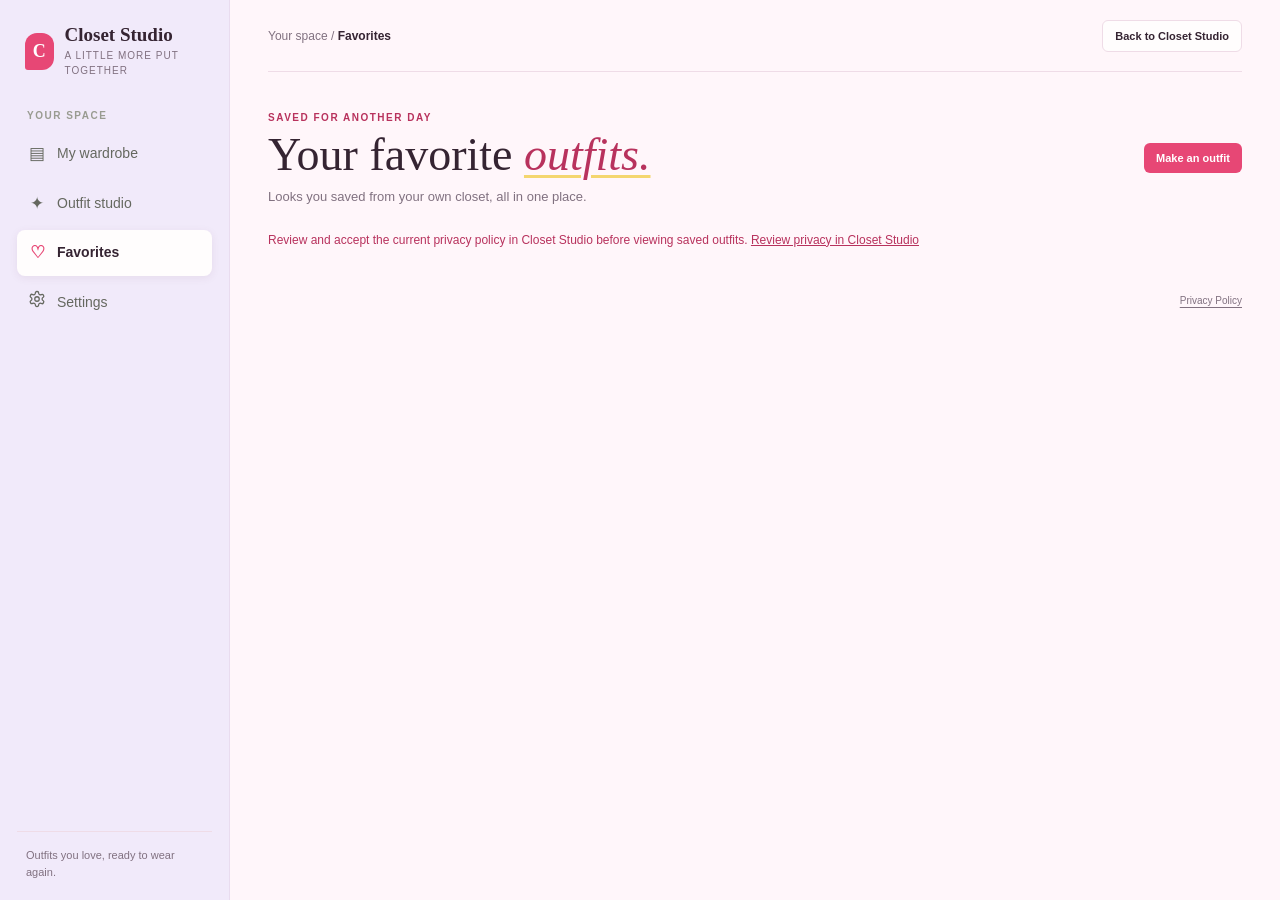
<file: favorites.html>
<!doctype html>
<html lang="en">
<head>
  <meta charset="utf-8">
  <meta name="viewport" content="width=device-width, initial-scale=1">
  <meta name="theme-color" content="#fff6fa">
  <title>Favorite outfits | Closet Studio</title>
  <link rel="icon" type="image/svg+xml" href="./closet-cover.svg">
  <link rel="stylesheet" href="./favorites.css">
</head>
<body>
  <div class="app">
    <aside class="sidebar">
      <a class="brand" href="./index.html">
        <span class="brand-mark" aria-hidden="true">C</span>
        <span><span class="brand-name">Closet Studio</span><span class="brand-caption">A little more put together</span></span>
      </a>
      <div class="nav-label">Your space</div>
      <nav class="nav" aria-label="Main navigation">
        <a class="nav-btn" href="./index.html" aria-label="My wardrobe"><span class="nav-icon" aria-hidden="true">▤</span><span>My wardrobe</span></a>
        <a class="nav-btn" href="./index.html#studio" aria-label="Outfit studio"><span class="nav-icon" aria-hidden="true">✦</span><span>Outfit studio</span></a>
        <a class="nav-btn active" href="./favorites.html" aria-label="Favorite outfits" aria-current="page"><span class="nav-icon" aria-hidden="true">♡</span><span>Favorites</span></a>
        <a class="nav-btn" href="./index.html#settings-appearance" aria-label="Settings"><span class="nav-icon" aria-hidden="true"><svg viewBox="0 0 24 24" width="18" height="18" fill="none" stroke="currentColor" stroke-width="1.7" stroke-linecap="round" stroke-linejoin="round"><path d="M12.22 2h-.44a2 2 0 0 0-2 2v.18a2 2 0 0 1-1 1.73l-.43.25a2 2 0 0 1-2 0l-.15-.08a2 2 0 0 0-2.73.73l-.22.38a2 2 0 0 0 .73 2.73l.15.09a2 2 0 0 1 1 1.73v.5a2 2 0 0 1-1 1.73l-.15.09a2 2 0 0 0-.73 2.73l.22.38a2 2 0 0 0 2.73.73l.15-.08a2 2 0 0 1 2 0l.43.25a2 2 0 0 1 1 1.73V20a2 2 0 0 0 2 2h.44a2 2 0 0 0 2-2v-.18a2 2 0 0 1 1-1.73l.43-.25a2 2 0 0 1 2 0l.15.08a2 2 0 0 0 2.73-.73l.22-.38a2 2 0 0 0-.73-2.73l-.15-.09a2 2 0 0 1-1-1.73v-.5a2 2 0 0 1 1-1.73l.15-.09a2 2 0 0 0 .73-2.73l-.22-.38a2 2 0 0 0-2.73-.73l-.15.08a2 2 0 0 1-2 0l-.43-.25a2 2 0 0 1-1-1.73V4a2 2 0 0 0-2-2z"/><circle cx="12" cy="12" r="3"/></svg></span><span>Settings</span></a>
      </nav>
      <div class="sidebar-note">Outfits you love, ready to wear again.</div>
    </aside>
    <main class="main">
      <header class="topbar"><div class="breadcrumb">Your space <span aria-hidden="true">/</span> <b>Favorites</b></div><a class="quiet-btn" href="./index.html#studio">Back to Closet Studio</a></header>
      <section class="page-head">
        <div><div class="eyebrow">Saved for another day</div><h1>Your favorite <span>outfits.</span></h1><p class="page-subtitle">Looks you saved from your own closet, all in one place.</p></div>
        <a class="primary-btn" href="./index.html#studio">Make an outfit</a>
      </section>
      <div class="status" id="status" role="status" aria-live="polite"></div>
      <section class="favorite-grid" id="favorite-grid" aria-label="Saved favorite outfits"></section>
      <footer class="page-footer"><a href="./privacy-policy.html" target="_blank" rel="noopener">Privacy Policy</a></footer>
    </main>
  </div>
  <script src="./supabase-config.js"></script>
  <script>
    const ITEMS_KEY = 'closet-studio-items-v1';
    const FAVORITES_KEY = 'closet-studio-favorite-outfits-v1';
    const APPEARANCE_KEY = 'closet-studio-appearance-v1';
    const PRIVACY_KEY = 'closet-studio-privacy-consent';
    const PRIVACY_VERSION = '2026-11-16-15';
    const CLOUD_TABLE = 'closet_studio_sync';
    const CLOUD_PHOTO_BUCKET = 'closet-studio-photos';
    const SUPABASE_MODULE_URL = 'https://cdn.jsdelivr.net/npm/@supabase/supabase-js@2/+esm';
    const CLOUD_DELETED_FAVORITES_KEY = 'closet-studio-cloud-deleted-favorites-v1';
    const PALETTES = {
      rose: '#fff6fa',
      lavender: '#f8f5fc',
      ocean: '#f3f8fa',
      sage: '#f6f8f2'
    };
    const OCCASIONS = {
      casual: 'Casual',
      business: 'Business',
      'semi-formal': 'Semi-formal',
      formal: 'Formal',
      party: 'Party',
      activewear: 'Activewear'
    };
    const grid = document.getElementById('favorite-grid');
    const status = document.getElementById('status');
    let items = [];
    let favorites = [];

    function applyAppearance() {
      try {
        const saved = JSON.parse(localStorage.getItem(APPEARANCE_KEY));
        const theme = saved?.theme === 'dark' ? 'dark' : 'light';
        const palette = Object.prototype.hasOwnProperty.call(PALETTES, saved?.palette) ? saved.palette : 'rose';
        const density = saved?.density === 'compact' ? 'compact' : 'comfortable';
        document.documentElement.dataset.theme = theme;
        document.documentElement.dataset.palette = palette;
        document.documentElement.dataset.density = density;
        document.querySelector('meta[name="theme-color"]').content = theme === 'dark' ? '#211e24' : PALETTES[palette];
      } catch {
        document.documentElement.dataset.theme = 'light';
        document.documentElement.dataset.palette = 'rose';
        document.documentElement.dataset.density = 'comfortable';
      }
    }

    function setStatus(message) {
      status.textContent = message;
      status.hidden = !message;
    }

    async function loadSavedData() {
      try {
        const consent = JSON.parse(localStorage.getItem(PRIVACY_KEY));
        if (consent?.version !== PRIVACY_VERSION) {
          status.textContent = 'Review and accept the current privacy policy in Closet Studio before viewing saved outfits. ';
          const link = createElement('a', '', 'Review privacy in Closet Studio');
          link.href = './index.html';
          status.append(link);
          return;
        }
        const savedItems = JSON.parse(localStorage.getItem(ITEMS_KEY));
        const savedFavorites = JSON.parse(localStorage.getItem(FAVORITES_KEY));
        items = Array.isArray(savedItems) ? savedItems : [];
        favorites = Array.isArray(savedFavorites) ? savedFavorites.filter(entry => entry?.id && entry?.outfit?.top) : [];
        renderFavorites();
        await syncFavoritesFromCloud();
        applyAppearance();
        renderFavorites();
      } catch {
        setStatus('Could not load saved outfits or refresh your cloud closet. Check your connection and storage settings.');
      }
    }
    async function syncFavoritesFromCloud() {
      const config = window.CLOSET_STUDIO_SUPABASE_CONFIG;
      if (!config || !config.url || !config.publishableKey) return;
      const { createClient } = await import(SUPABASE_MODULE_URL);
      const client = createClient(config.url, config.publishableKey, {
        auth: { flowType: 'pkce', autoRefreshToken: true, persistSession: true, detectSessionInUrl: true }
      });
      const { data: sessionData, error: sessionError } = await client.auth.getSession();
      if (sessionError) throw sessionError;
      const user = sessionData.session?.user;
      if (!user) return;
      const { data: row, error } = await client.from(CLOUD_TABLE)
        .select('payload')
        .eq('user_id', user.id)
        .maybeSingle();
      if (error) throw error;
      if (!row?.payload) return;
      const payload = row.payload;
      if (payload.version !== 1 || !Array.isArray(payload.items) || !Array.isArray(payload.favorites)) {
        throw new Error('The saved cloud closet has an unsupported format.');
      }
      const paths = [...new Set(payload.items.map(item => item?.imagePath).filter(Boolean))];
      if (paths.some(path => typeof path !== 'string' || path.split('/').length !== 2 || path.split('/')[0] !== user.id)) {
        throw new Error('The cloud closet contains an invalid photo path.');
      }
      const signedImages = new Map();
      if (paths.length) {
        const { data, error: imageError } = await client.storage.from(CLOUD_PHOTO_BUCKET).createSignedUrls(paths, 60 * 60 * 24 * 7);
        if (imageError) throw imageError;
        (data || []).forEach(image => {
          if (image.path && image.signedUrl) signedImages.set(image.path, image.signedUrl);
        });
        if (signedImages.size !== paths.length) throw new Error('Could not access every saved wardrobe photo.');
      }
      items = payload.items.map(item => ({
        ...item,
        image: item.imagePath ? signedImages.get(item.imagePath) : item.imageUrl || null,
        sample: false
      }));
      favorites = payload.favorites;
      localStorage.setItem(ITEMS_KEY, JSON.stringify(items));
      localStorage.setItem(FAVORITES_KEY, JSON.stringify(favorites));
      if (payload.appearance) localStorage.setItem(APPEARANCE_KEY, JSON.stringify(payload.appearance));
    }

    function createElement(tag, className, text) {
      const element = document.createElement(tag);
      if (className) element.className = className;
      if (text !== undefined) element.textContent = text;
      return element;
    }

    function createPieceTile(item, label) {
      const tile = createElement('div', 'piece-tile');
      tile.setAttribute('aria-label', label);
      if (item) {
        if (/^#[0-9a-f]{6}$/i.test(item.color || '')) tile.style.backgroundColor = item.color;
        const image = typeof item.image === 'string' && (item.image.startsWith('https://') || item.image.startsWith('data:image/'))
          ? item.image
          : '';
        if (image) {
          const picture = document.createElement('img');
          picture.src = image;
          picture.alt = item.name || label;
          picture.loading = 'lazy';
          picture.referrerPolicy = 'no-referrer';
          picture.addEventListener('error', () => {
            tile.replaceChildren(createElement('span', 'piece-fallback', item.type || label));
          }, { once: true });
          tile.append(picture);
        } else {
          tile.append(createElement('span', 'piece-fallback', item.type || label));
        }
      } else {
        tile.append(createElement('span', 'piece-fallback', label));
      }
      tile.append(createElement('span', 'piece-label', label));
      return tile;
    }

    function renderFavorites() {
      grid.replaceChildren();
      if (!favorites.length) {
        const empty = createElement('div', 'empty-state');
        empty.append(createElement('h2', '', 'No favorite outfits yet'));
        empty.append(createElement('p', '', 'Build an outfit in the studio and save the ones you want to wear again.'));
        const link = createElement('a', 'primary-btn', 'Open outfit studio');
        link.href = './index.html#studio';
        empty.append(link);
        grid.append(empty);
        return;
      }

      favorites.forEach(favorite => {
        const outfit = favorite.outfit || {};
        const pieceFor = key => items.find(item => item.id === outfit[key]) || (favorite.items || []).find(item => item.id === outfit[key]);
        const top = pieceFor('top');
        const bottom = pieceFor('bottom');
        const jacket = pieceFor('jacket');
        const pieces = [top, bottom, jacket].filter(Boolean);
        const title = pieces.length ? pieces.map(item => item.name || item.type).join(' + ') : favorite.name || 'Saved outfit';
        const card = createElement('article', 'favorite-card');
        const cardHead = createElement('div', 'favorite-card-head');
        const heading = createElement('h2', 'favorite-title', title);
        heading.title = title;
        cardHead.append(heading, createElement('span', 'occasion-tag', OCCASIONS[favorite.occasion] || 'Outfit'));
        const preview = createElement('div', 'outfit-preview');
        preview.append(
          createPieceTile(top, top?.type === 'dress' ? 'Dress' : 'Top'),
          createPieceTile(bottom, top?.type === 'dress' && !bottom ? 'One-piece' : 'Bottom'),
          createPieceTile(jacket, jacket ? 'Layer' : 'No layer')
        );
        const actions = createElement('div', 'favorite-actions');
        const wearLink = createElement('a', 'primary-btn', 'Wear this outfit');
        const outfitUrl = new URL('./index.html', location.href);
        outfitUrl.searchParams.set('favorite', favorite.id);
        outfitUrl.hash = 'studio';
        wearLink.href = outfitUrl.href;
        const removeButton = createElement('button', 'quiet-btn', 'Remove');
        removeButton.type = 'button';
        removeButton.setAttribute('aria-label', `Remove ${title} from favorites`);
        removeButton.addEventListener('click', () => removeFavorite(favorite.id));
        actions.append(wearLink, removeButton);
        card.append(cardHead, preview, actions);
        grid.append(card);
      });
    }

    function removeFavorite(id) {
      const previousFavorites = favorites;
      favorites = favorites.filter(favorite => favorite.id !== id);
      try {
        localStorage.setItem(FAVORITES_KEY, JSON.stringify(favorites));
      } catch {
        favorites = previousFavorites;
        setStatus('Could not update favorites on this device. Check that site storage is available.');
        return;
      }
      setStatus('');
      renderFavorites();
      void syncFavoriteRemoval(id).catch(error => {
        console.error('Could not sync this favorite removal.', error);
        setStatus(`Removed on this device, but cloud sync failed: ${error.message}`);
      });
    }
    async function syncFavoriteRemoval(id) {
      const config = window.CLOSET_STUDIO_SUPABASE_CONFIG;
      if (!config?.url || !config?.publishableKey) return;
      const { createClient } = await import(SUPABASE_MODULE_URL);
      const client = createClient(config.url, config.publishableKey, {
        auth: { flowType: 'pkce', autoRefreshToken: true, persistSession: true, detectSessionInUrl: true }
      });
      const { data: sessionData, error: sessionError } = await client.auth.getSession();
      if (sessionError) throw sessionError;
      const user = sessionData.session?.user;
      if (!user) return;
      const { data: row, error } = await client.from(CLOUD_TABLE)
        .select('payload,revision')
        .eq('user_id', user.id)
        .maybeSingle();
      if (error) throw error;
      if (!row?.payload) return;
      const deletedKey = `${CLOUD_DELETED_FAVORITES_KEY}:${user.id}`;
      const deleted = new Set(JSON.parse(localStorage.getItem(deletedKey) || '[]'));
      deleted.add(id);
      for (let attempt = 0; attempt < 3; attempt++) {
        const payload = { ...row.payload, favorites: favorites.filter(entry => entry.id !== id), deletedFavoriteIds: [...new Set([...(row.payload.deletedFavoriteIds || []), ...deleted])] };
        const { data: updated, error: updateError } = await client.from(CLOUD_TABLE)
          .update({ payload, revision: Number(row.revision) + 1, updated_at: new Date().toISOString() })
          .eq('user_id', user.id)
          .eq('revision', Number(row.revision))
          .select('revision')
          .maybeSingle();
        if (updateError) throw updateError;
        if (updated) {
          localStorage.setItem(deletedKey, JSON.stringify([...deleted]));
          return;
        }
        const { data: fresh, error: readError } = await client.from(CLOUD_TABLE)
          .select('payload,revision')
          .eq('user_id', user.id)
          .maybeSingle();
        if (readError) throw readError;
        if (!fresh) return;
        row.payload = fresh.payload;
        row.revision = fresh.revision;
      }
      throw new Error('The cloud closet changed on another device repeatedly. Try again.');
    }

    applyAppearance();
    loadSavedData();
  </script>
</body>
</html>
</file>
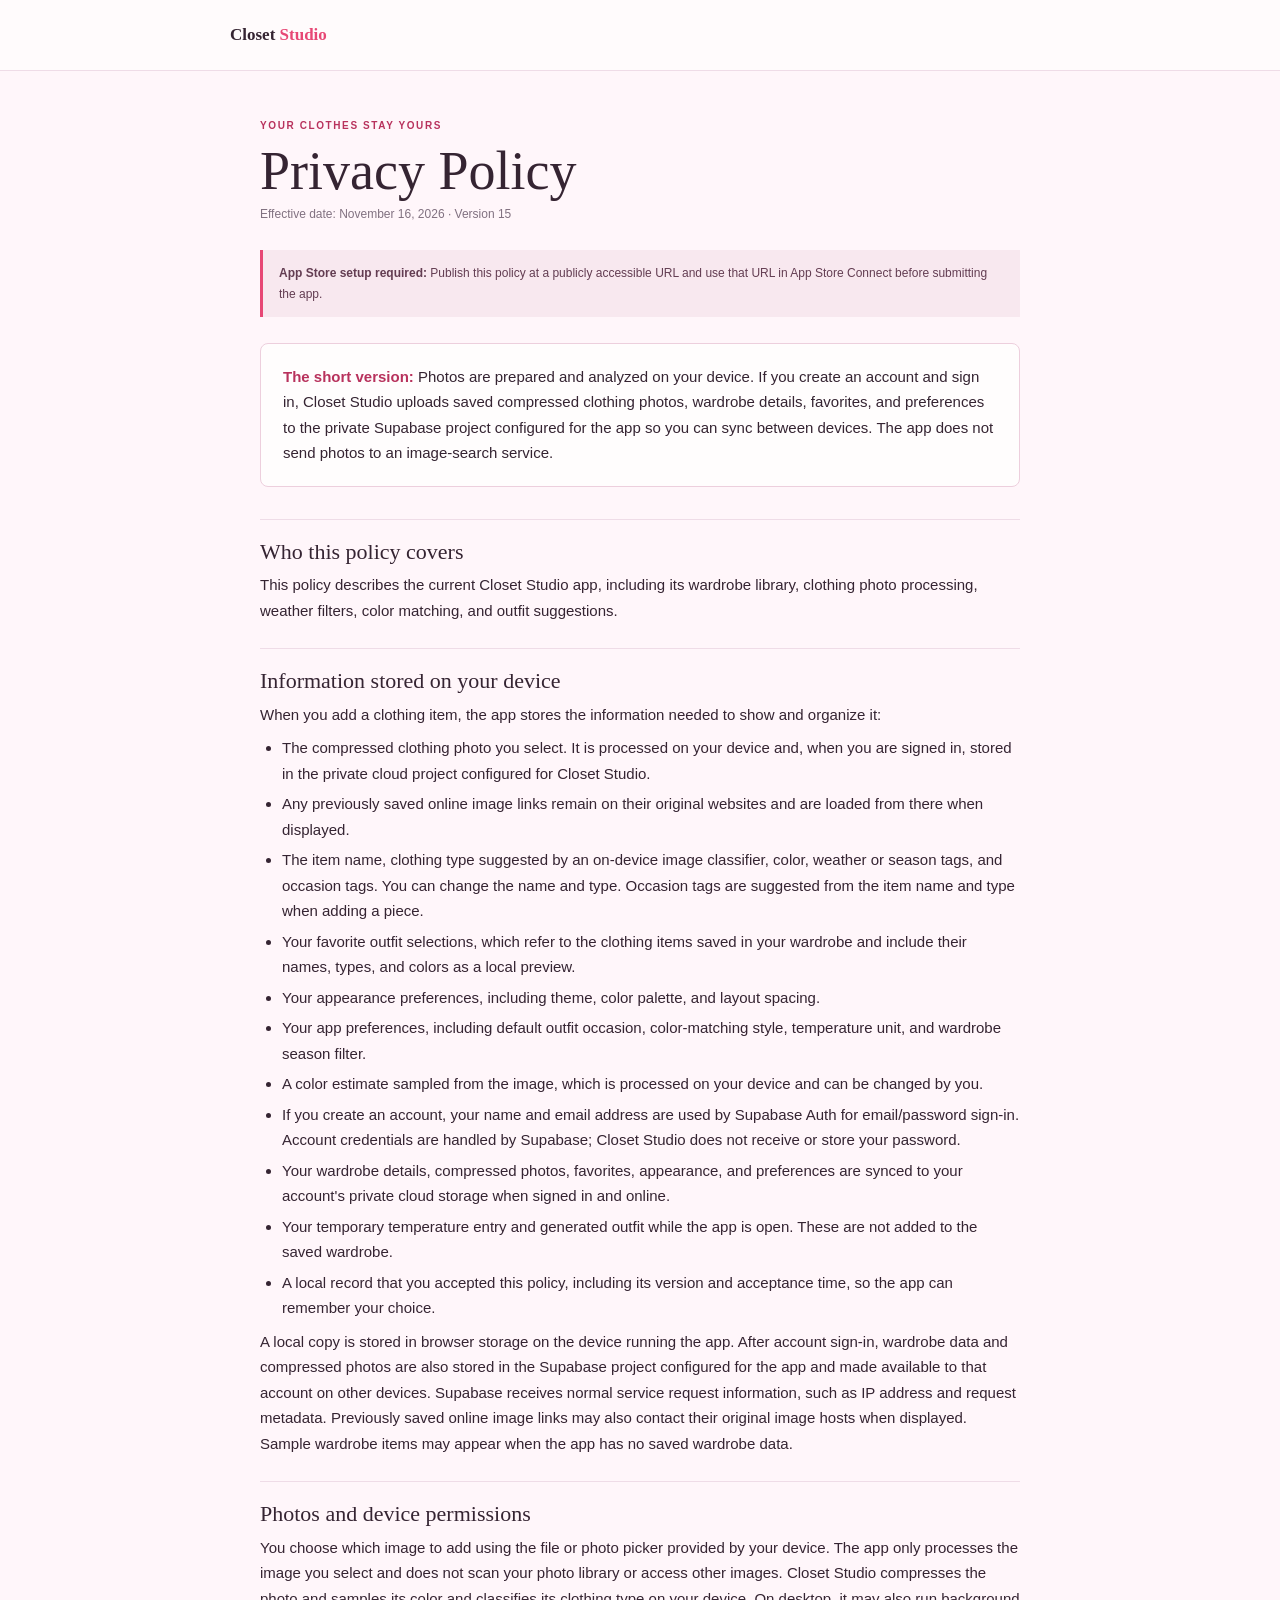
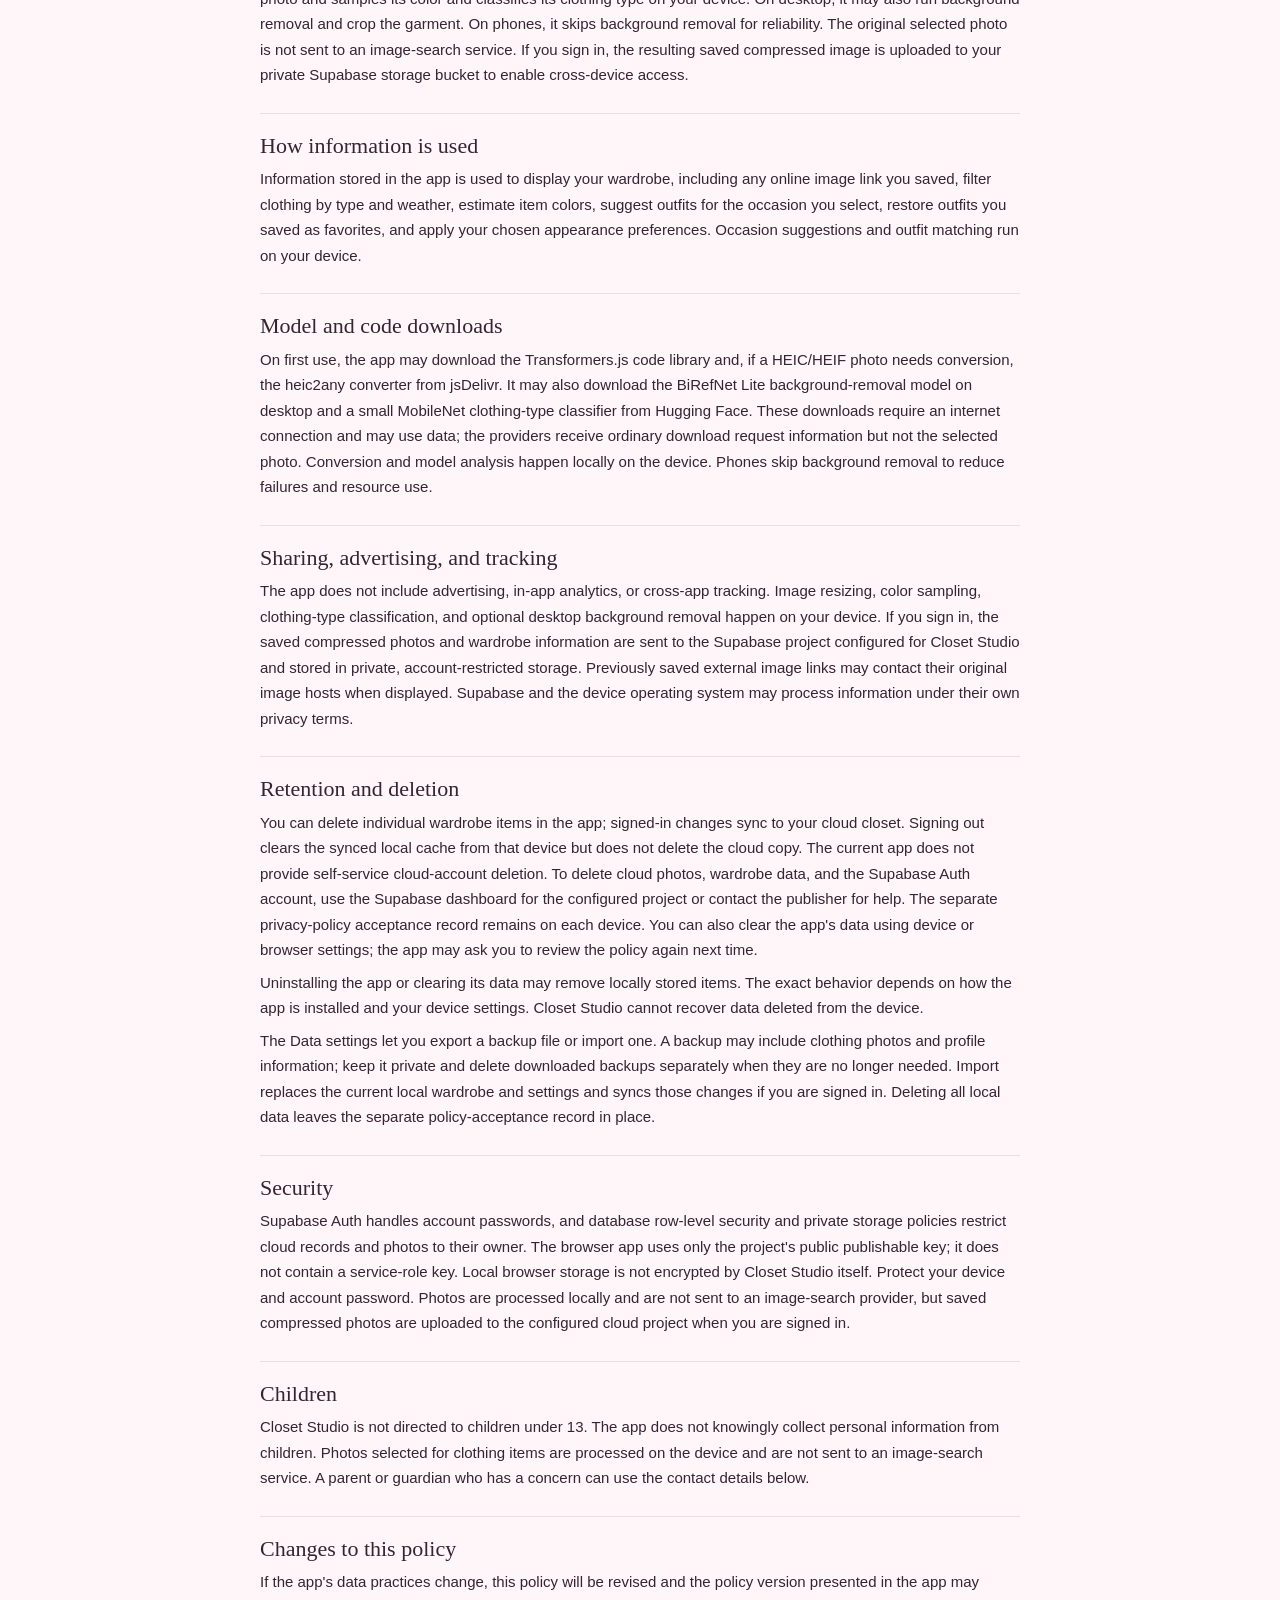
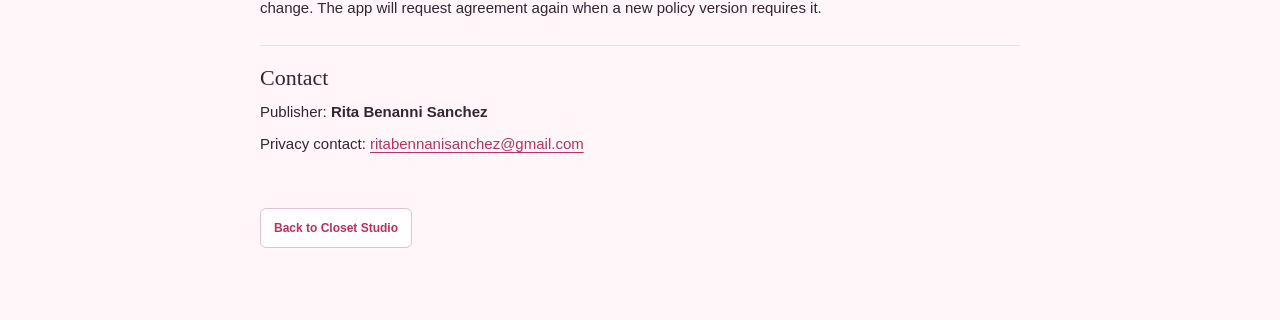
<file: privacy-policy.html>
<!doctype html>
<html lang="en">
<head>
  <meta charset="utf-8">
  <meta name="viewport" content="width=device-width, initial-scale=1">
  <meta name="theme-color" content="#fff6fa">
  <title>Privacy Policy | Closet Studio</title>
  <style>
    :root { color-scheme: light; --paper:#fff6fa; --white:#fffdfd; --ink:#352432; --muted:#817180; --line:#efdce7; --pink:#e74775; --plum:#b8325d; --lilac:#f1eafa; --serif:Georgia,'Palatino Linotype',serif; --sans:'Avenir Next',Avenir,'Segoe UI',sans-serif; }
    * { box-sizing:border-box; }
    body { margin:0; background:var(--paper); color:var(--ink); font:15px/1.7 var(--sans); }
    header { padding:22px max(22px,calc((100% - 820px)/2)); border-bottom:1px solid var(--line); background:rgba(255,253,253,.8); }
    .brand { color:var(--ink); font:700 17px var(--serif); text-decoration:none; }
    .brand span { color:var(--pink); }
    main { width:min(760px,calc(100% - 36px)); margin:46px auto 72px; }
    .eyebrow { color:var(--plum); font-size:10px; font-weight:700; letter-spacing:1.6px; text-transform:uppercase; }
    h1,h2 { font-family:var(--serif); font-weight:400; letter-spacing:0; }
    h1 { margin:8px 0 4px; font-size:clamp(36px,6vw,54px); line-height:1.08; }
    .updated { margin:0; color:var(--muted); font-size:12px; }
    .release-note { margin:26px 0; padding:13px 16px; border-left:3px solid var(--pink); background:#f8e8ef; color:#633d52; font-size:12px; }
    .summary { margin:26px 0 32px; padding:20px 22px; border:1px solid #edcfdd; border-radius:8px; background:var(--white); }
    .summary strong { color:var(--plum); }
    section { padding:18px 0; border-top:1px solid var(--line); }
    h2 { margin:0 0 7px; font-size:22px; line-height:1.25; }
    p { margin:7px 0; }
    ul { margin:8px 0; padding-left:22px; }
    li { margin:5px 0; }
    a { color:var(--plum); text-underline-offset:3px; }
    .contact { overflow-wrap:anywhere; }
    .back { display:inline-flex; margin-top:26px; padding:9px 13px; border:1px solid #e8bfd0; border-radius:6px; color:var(--plum); font-size:12px; font-weight:700; text-decoration:none; background:var(--white); }
    @media(max-width:520px) { header { padding:17px 18px; } main { margin-top:30px; } .summary { padding:16px; } }
  </style>
</head>
<body>
  <header><a class="brand" href="./index.html">Closet <span>Studio</span></a></header>
  <main>
    <div class="eyebrow">Your clothes stay yours</div>
    <h1>Privacy Policy</h1>
    <p class="updated">Effective date: November 16, 2026 · Version 15</p>
    <aside class="release-note"><strong>App Store setup required:</strong> Publish this policy at a publicly accessible URL and use that URL in App Store Connect before submitting the app.</aside>
    <div class="summary"><strong>The short version:</strong> Photos are prepared and analyzed on your device. If you create an account and sign in, Closet Studio uploads saved compressed clothing photos, wardrobe details, favorites, and preferences to the private Supabase project configured for the app so you can sync between devices. The app does not send photos to an image-search service.</div>

    <section>
      <h2>Who this policy covers</h2>
      <p>This policy describes the current Closet Studio app, including its wardrobe library, clothing photo processing, weather filters, color matching, and outfit suggestions.</p>
    </section>

    <section>
      <h2>Information stored on your device</h2>
      <p>When you add a clothing item, the app stores the information needed to show and organize it:</p>
      <ul>
        <li>The compressed clothing photo you select. It is processed on your device and, when you are signed in, stored in the private cloud project configured for Closet Studio.</li>
        <li>Any previously saved online image links remain on their original websites and are loaded from there when displayed.</li>
        <li>The item name, clothing type suggested by an on-device image classifier, color, weather or season tags, and occasion tags. You can change the name and type. Occasion tags are suggested from the item name and type when adding a piece.</li>
        <li>Your favorite outfit selections, which refer to the clothing items saved in your wardrobe and include their names, types, and colors as a local preview.</li>
        <li>Your appearance preferences, including theme, color palette, and layout spacing.</li>
        <li>Your app preferences, including default outfit occasion, color-matching style, temperature unit, and wardrobe season filter.</li>
        <li>A color estimate sampled from the image, which is processed on your device and can be changed by you.</li>
        <li>If you create an account, your name and email address are used by Supabase Auth for email/password sign-in. Account credentials are handled by Supabase; Closet Studio does not receive or store your password.</li>
        <li>Your wardrobe details, compressed photos, favorites, appearance, and preferences are synced to your account's private cloud storage when signed in and online.</li>
        <li>Your temporary temperature entry and generated outfit while the app is open. These are not added to the saved wardrobe.</li>
        <li>A local record that you accepted this policy, including its version and acceptance time, so the app can remember your choice.</li>
      </ul>
      <p>A local copy is stored in browser storage on the device running the app. After account sign-in, wardrobe data and compressed photos are also stored in the Supabase project configured for the app and made available to that account on other devices. Supabase receives normal service request information, such as IP address and request metadata. Previously saved online image links may also contact their original image hosts when displayed. Sample wardrobe items may appear when the app has no saved wardrobe data.</p>
    </section>

    <section>
      <h2>Photos and device permissions</h2>
      <p>You choose which image to add using the file or photo picker provided by your device. The app only processes the image you select and does not scan your photo library or access other images. Closet Studio compresses the photo and samples its color and classifies its clothing type on your device. On desktop, it may also run background removal and crop the garment. On phones, it skips background removal for reliability. The original selected photo is not sent to an image-search service. If you sign in, the resulting saved compressed image is uploaded to your private Supabase storage bucket to enable cross-device access.</p>
    </section>

    <section>
      <h2>How information is used</h2>
      <p>Information stored in the app is used to display your wardrobe, including any online image link you saved, filter clothing by type and weather, estimate item colors, suggest outfits for the occasion you select, restore outfits you saved as favorites, and apply your chosen appearance preferences. Occasion suggestions and outfit matching run on your device.</p>
    </section>

    <section>
      <h2>Model and code downloads</h2>
      <p>On first use, the app may download the Transformers.js code library and, if a HEIC/HEIF photo needs conversion, the heic2any converter from jsDelivr. It may also download the BiRefNet Lite background-removal model on desktop and a small MobileNet clothing-type classifier from Hugging Face. These downloads require an internet connection and may use data; the providers receive ordinary download request information but not the selected photo. Conversion and model analysis happen locally on the device. Phones skip background removal to reduce failures and resource use.</p>
    </section>

    <section>
      <h2>Sharing, advertising, and tracking</h2>
      <p>The app does not include advertising, in-app analytics, or cross-app tracking. Image resizing, color sampling, clothing-type classification, and optional desktop background removal happen on your device. If you sign in, the saved compressed photos and wardrobe information are sent to the Supabase project configured for Closet Studio and stored in private, account-restricted storage. Previously saved external image links may contact their original image hosts when displayed. Supabase and the device operating system may process information under their own privacy terms.</p>
    </section>

    <section>
      <h2>Retention and deletion</h2>
      <p>You can delete individual wardrobe items in the app; signed-in changes sync to your cloud closet. Signing out clears the synced local cache from that device but does not delete the cloud copy. The current app does not provide self-service cloud-account deletion. To delete cloud photos, wardrobe data, and the Supabase Auth account, use the Supabase dashboard for the configured project or contact the publisher for help. The separate privacy-policy acceptance record remains on each device. You can also clear the app's data using device or browser settings; the app may ask you to review the policy again next time.</p>
      <p>Uninstalling the app or clearing its data may remove locally stored items. The exact behavior depends on how the app is installed and your device settings. Closet Studio cannot recover data deleted from the device.</p>
      <p>The Data settings let you export a backup file or import one. A backup may include clothing photos and profile information; keep it private and delete downloaded backups separately when they are no longer needed. Import replaces the current local wardrobe and settings and syncs those changes if you are signed in. Deleting all local data leaves the separate policy-acceptance record in place.</p>
    </section>

    <section>
      <h2>Security</h2>
      <p>Supabase Auth handles account passwords, and database row-level security and private storage policies restrict cloud records and photos to their owner. The browser app uses only the project's public publishable key; it does not contain a service-role key. Local browser storage is not encrypted by Closet Studio itself. Protect your device and account password. Photos are processed locally and are not sent to an image-search provider, but saved compressed photos are uploaded to the configured cloud project when you are signed in.</p>
    </section>

    <section>
      <h2>Children</h2>
      <p>Closet Studio is not directed to children under 13. The app does not knowingly collect personal information from children. Photos selected for clothing items are processed on the device and are not sent to an image-search service. A parent or guardian who has a concern can use the contact details below.</p>
    </section>

    <section>
      <h2>Changes to this policy</h2>
      <p>If the app's data practices change, this policy will be revised and the policy version presented in the app may change. The app will request agreement again when a new policy version requires it.</p>
    </section>

    <section class="contact">
      <h2>Contact</h2>
      <p>Publisher: <strong>Rita Benanni Sanchez</strong></p>
      <p>Privacy contact: <a href="mailto:ritabennanisanchez@gmail.com">ritabennanisanchez@gmail.com</a></p>
    </section>

    <a class="back" href="./index.html">Back to Closet Studio</a>
  </main>
</body>
</html>
</file>
<file: favorites.css>
:root {
  --paper: #fff6fa;
  --white: #fffdfd;
  --ink: #352432;
  --muted: #817180;
  --line: #efdce7;
  --red: #e74775;
  --red-dark: #b8325d;
  --sidebar: #f1eafa;
  --sidebar-line: #e9dcef;
  --nav-ink: #65685f;
  --nav-label: #999b91;
  --surface-tint: #f3ebf7;
  --surface-line: #e8dced;
  --control-bg: #fffdfd;
  --accent-soft: #fff0f5;
  --soft-border: #eedfe8;
  --slot-one: #f9e9f0;
  --slot-two: #e6f3f4;
  --slot-three: #f5edcf;
  --hover-bg: rgba(255,255,255,.65);
  --serif: 'Iowan Old Style', 'Palatino Linotype', 'Book Antiqua', Georgia, serif;
  --sans: 'Avenir Next', Avenir, 'Segoe UI', sans-serif;
}
:root[data-palette="lavender"] { --paper: #f8f5fc; --red: #8263b2; --red-dark: #65468f; --sidebar: #f0ebf8; --sidebar-line: #e0d7ef; --surface-tint: #f0eafa; --surface-line: #e0d7ef; --accent-soft: #f0eafa; --soft-border: #e6dcef; --slot-one: #f2ecf8; --slot-two: #e7f1f5; --slot-three: #f4efff; }
:root[data-palette="ocean"] { --paper: #f3f8fa; --red: #397f98; --red-dark: #285f73; --sidebar: #eaf3f7; --sidebar-line: #d7e8ef; --surface-tint: #eaf3f7; --surface-line: #d7e8ef; --accent-soft: #e6f3f7; --soft-border: #d8e7ed; --slot-one: #e8f3f6; --slot-two: #e6f4f5; --slot-three: #f4f0e2; }
:root[data-palette="sage"] { --paper: #f6f8f2; --red: #6f8653; --red-dark: #52693d; --sidebar: #edf1e8; --sidebar-line: #dce5d2; --surface-tint: #edf1e8; --surface-line: #dce5d2; --accent-soft: #edf2e7; --soft-border: #dfe6d8; --slot-one: #edf2e8; --slot-two: #e8f0ed; --slot-three: #f5f0df; }
:root[data-theme="dark"] { color-scheme: dark; --paper: #211e24; --white: #2b262e; --ink: #f3edf2; --muted: #c1b4c0; --line: #4b404b; --red-dark: var(--red); --sidebar: #28222c; --sidebar-line: #453a49; --nav-ink: #d0c3ce; --nav-label: #aaa0ad; --surface-tint: #352c3b; --surface-line: #4b3e4f; --control-bg: #39333b; --accent-soft: #3a303c; --soft-border: #4b4049; --slot-one: #3e303a; --slot-two: #2c3940; --slot-three: #403b2d; --hover-bg: rgba(255,255,255,.08); }
* { box-sizing: border-box; }
body { margin: 0; background: var(--paper); color: var(--ink); font: 14px/1.5 var(--sans); }
a { color: inherit; }
.app { min-height: 100vh; display: grid; grid-template-columns: 230px minmax(0, 1fr); }
.sidebar { min-height: 100vh; display: flex; flex-direction: column; padding: 25px 17px 20px; border-right: 1px solid var(--sidebar-line); background: var(--sidebar); }
.brand { display: flex; align-items: center; gap: 11px; padding: 0 8px 30px; text-decoration: none; }
.brand-mark { width: 37px; height: 37px; display: grid; place-items: center; border-radius: 12px 12px 12px 3px; background: var(--red); color: white; font: 700 18px var(--serif); }
.brand-name, .brand-caption { display: block; }
.brand-name { font: 700 19px/1 var(--serif); }
.brand-caption { margin-top: 4px; color: var(--muted); font-size: 10px; letter-spacing: 1px; text-transform: uppercase; }
.nav-label, .eyebrow { color: var(--red-dark); font-size: 10px; font-weight: 700; letter-spacing: 1.5px; text-transform: uppercase; }
.nav-label { padding: 0 10px 8px; color: var(--nav-label); }
.nav { display: grid; gap: 4px; }
.nav-btn { display: flex; align-items: center; gap: 11px; width: 100%; padding: 10px 11px; border-radius: 8px; color: var(--nav-ink); text-decoration: none; transition: background .16s, color .16s; }
.nav-btn:hover { background: var(--hover-bg); color: var(--ink); }
.nav-btn.active { background: var(--white); color: var(--ink); font-weight: 700; box-shadow: 0 2px 8px rgba(96,49,74,.08); }
.nav-btn.active .nav-icon { color: var(--red); }
.nav-icon { width: 18px; color: inherit; font-size: 17px; text-align: center; }
.sidebar-note { margin-top: auto; padding: 15px 9px 0; border-top: 1px solid var(--line); color: var(--muted); font-size: 11px; }
.main { width: 100%; max-width: 1440px; min-width: 0; margin: 0 auto; padding: 0 38px 45px; }
.topbar { height: 72px; display: flex; align-items: center; justify-content: space-between; gap: 16px; border-bottom: 1px solid var(--line); }
.breadcrumb { color: var(--muted); font-size: 12px; }
.breadcrumb b { color: var(--ink); font-weight: 600; }
.page-head { display: flex; align-items: center; justify-content: space-between; gap: 20px; padding: 38px 0 24px; }
h1 { margin: 5px 0 0; font: 400 clamp(32px, 4vw, 46px)/1.07 var(--serif); }
h1 span { color: var(--red-dark); font-style: italic; text-decoration: underline 3px #f4d66f; text-underline-offset: 5px; }
.page-subtitle { margin: 8px 0 0; color: var(--muted); font-size: 13px; }
.primary-btn, .quiet-btn { display: inline-flex; align-items: center; justify-content: center; gap: 7px; border: 0; border-radius: 6px; padding: 9px 12px; font: 700 11px var(--sans); text-decoration: none; cursor: pointer; white-space: nowrap; }
.primary-btn { background: var(--red); color: white; }
.primary-btn:hover { background: var(--red-dark); }
.quiet-btn { border: 1px solid var(--line); background: var(--control-bg); color: var(--ink); }
.quiet-btn:hover { background: var(--accent-soft); }
.status { margin: 0 0 14px; color: var(--red-dark); font-size: 12px; }
.status[hidden] { display: none; }
.favorite-grid { display: grid; grid-template-columns: repeat(auto-fill, minmax(235px, 1fr)); gap: 15px; }
.favorite-card { min-width: 0; overflow: hidden; border: 1px solid var(--soft-border); border-radius: 8px; background: var(--white); box-shadow: 0 5px 18px rgba(110,51,81,.06); }
.favorite-card-head { display: flex; align-items: flex-start; justify-content: space-between; gap: 8px; padding: 13px 13px 11px; }
.favorite-title { overflow: hidden; min-width: 0; margin: 0; font: 17px/1.2 var(--serif); text-overflow: ellipsis; white-space: nowrap; }
.occasion-tag { flex: 0 0 auto; padding: 3px 6px; border-radius: 4px; background: var(--surface-tint); color: var(--red-dark); font-size: 9px; }
.outfit-preview { display: grid; grid-template-columns: repeat(3, minmax(0, 1fr)); gap: 6px; padding: 0 12px; }
.piece-tile { position: relative; display: grid; height: 132px; overflow: hidden; place-items: center; border-radius: 6px; background: var(--slot-one); }
.piece-tile img { width: 100%; height: 100%; padding: 5px; object-fit: contain; }
.piece-fallback { color: var(--muted); font: 12px var(--serif); text-transform: capitalize; }
.piece-label { position: absolute; right: 5px; bottom: 5px; left: 5px; overflow: hidden; padding: 3px 4px; border-radius: 3px; background: var(--control-bg); color: var(--muted); font-size: 8px; text-align: center; text-overflow: ellipsis; white-space: nowrap; }
.favorite-actions { display: flex; justify-content: space-between; gap: 8px; padding: 12px; }
.empty-state { grid-column: 1 / -1; display: grid; min-height: 240px; place-content: center; justify-items: center; padding: 24px; border: 1px dashed var(--line); border-radius: 8px; color: var(--muted); text-align: center; }
.empty-state h2 { margin: 0; color: var(--ink); font: 24px var(--serif); }
.empty-state p { margin: 7px 0 17px; font-size: 12px; }
.page-footer { display: flex; justify-content: flex-end; padding-top: 30px; font-size: 10px; }
.page-footer a { color: var(--muted); text-underline-offset: 3px; }
:root[data-density="compact"] .sidebar { padding-top: 16px; }
:root[data-density="compact"] .brand { padding-bottom: 19px; }
:root[data-density="compact"] .nav-btn { padding-top: 7px; padding-bottom: 7px; }
:root[data-density="compact"] .favorite-grid { gap: 10px; }
:root[data-density="compact"] .piece-tile { height: 112px; }
@media (max-width: 760px) {
  .app { display: block; }
  .sidebar { min-height: 58px; height: 58px; flex-direction: row; align-items: center; justify-content: space-between; gap: 8px; padding: 0 14px; border-right: 0; border-bottom: 1px solid var(--line); }
  .brand { min-width: 0; padding: 0; gap: 8px; }
  .brand-mark { width: 33px; height: 33px; }
  .brand > div { min-width: 0; }
  .brand-name { font-size: 17px; white-space: nowrap; }
  .brand-caption, .nav-label, .sidebar-note { display: none; }
  .nav { display: flex; flex: 0 0 auto; gap: 3px; }
  .nav-btn { width: 44px; min-width: 44px; height: 44px; justify-content: center; padding: 0; }
  .nav-btn span:not(.nav-icon) { display: none; }
  .main { padding: 0 17px 35px; }
  .topbar { height: 53px; }
  .page-head { padding: 26px 0 18px; }
  .favorite-grid { grid-template-columns: repeat(2, minmax(0, 1fr)); gap: 10px; }
  .piece-tile { height: 108px; }
  .favorite-actions .quiet-btn, .favorite-actions .primary-btn { min-height: 44px; }
}
@media (max-width: 430px) {
  .main { padding-right: 12px; padding-left: 12px; }
  .favorite-grid { grid-template-columns: 1fr; }
  .piece-tile { height: 130px; }
}
@media (max-width: 360px) {
  .sidebar { gap: 2px; padding-right: 6px; padding-left: 6px; }
  .brand { flex: 1 1 auto; gap: 4px; }
  .brand-mark { width: 27px; height: 27px; flex: 0 0 27px; }
  .brand-name { font-size: 13px; }
  .nav { gap: 0; }
  .nav-btn { width: 40px; min-width: 40px; }
}
</file>
